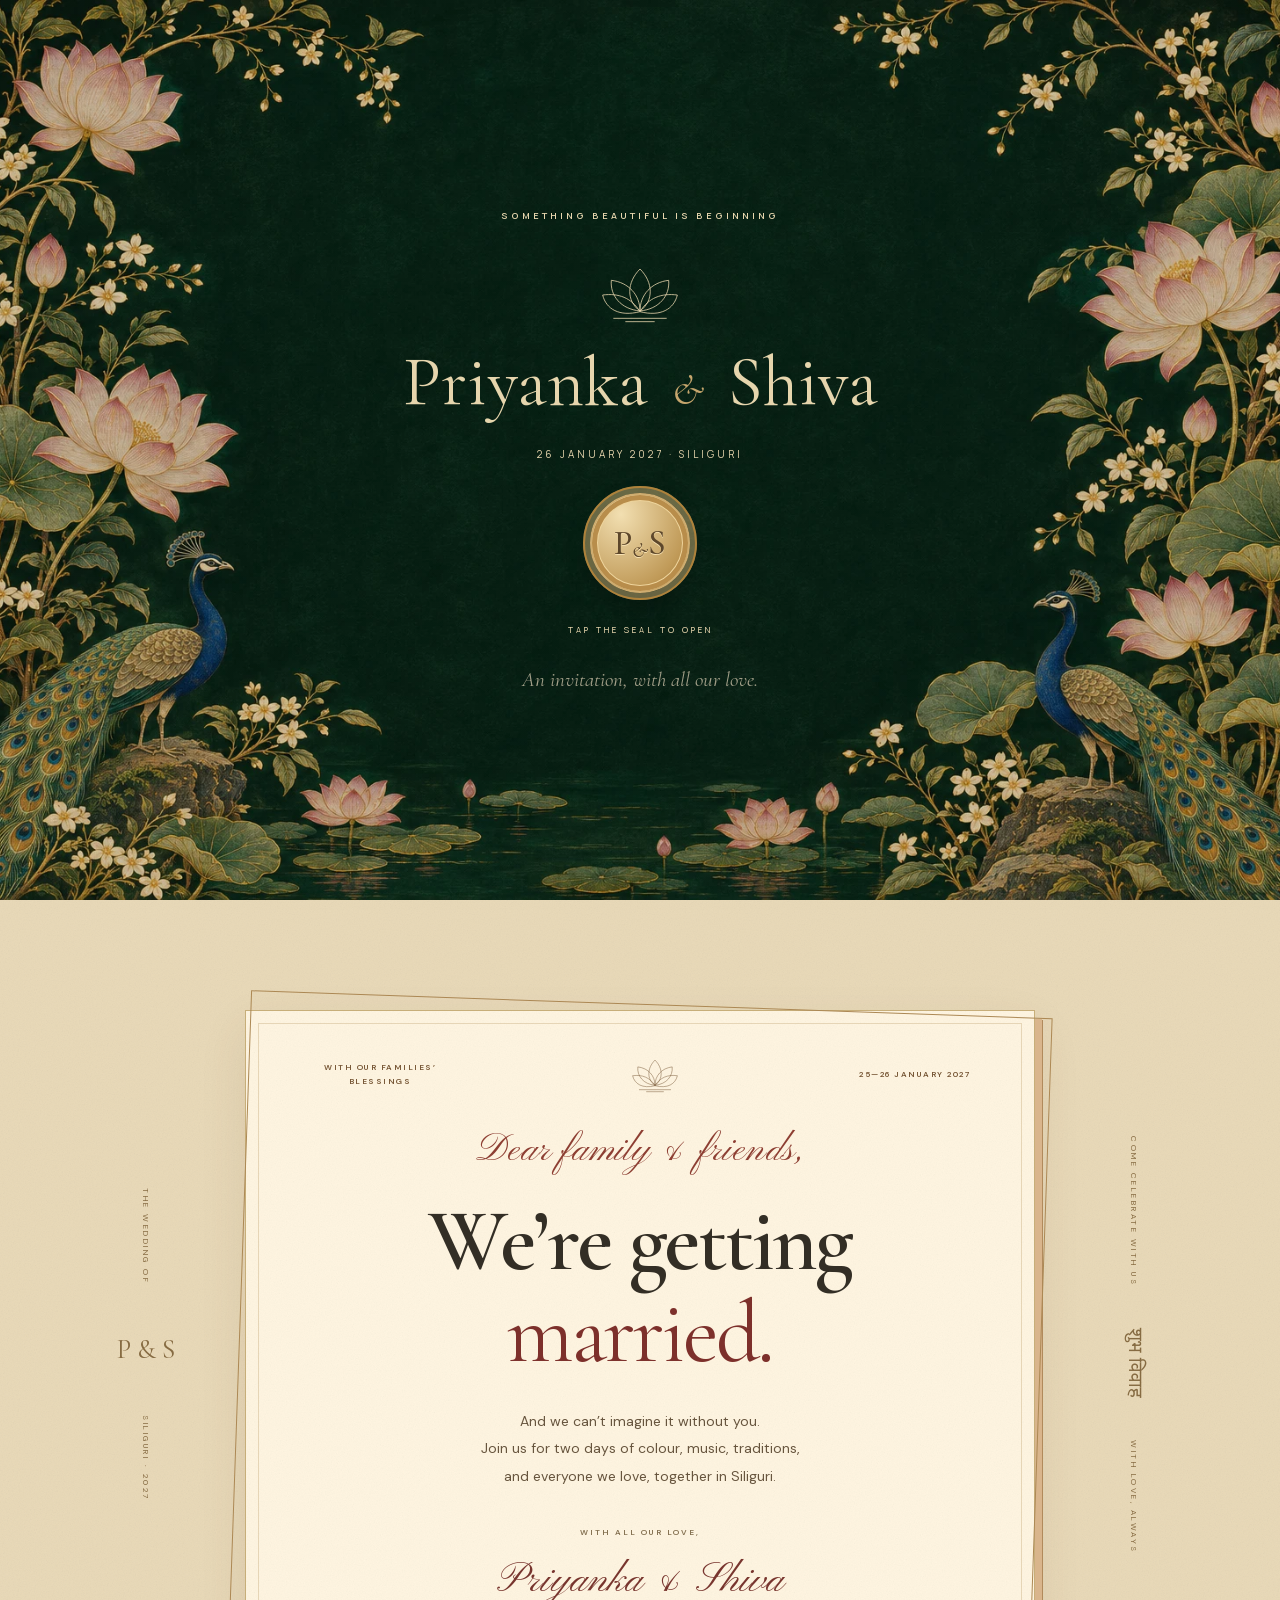
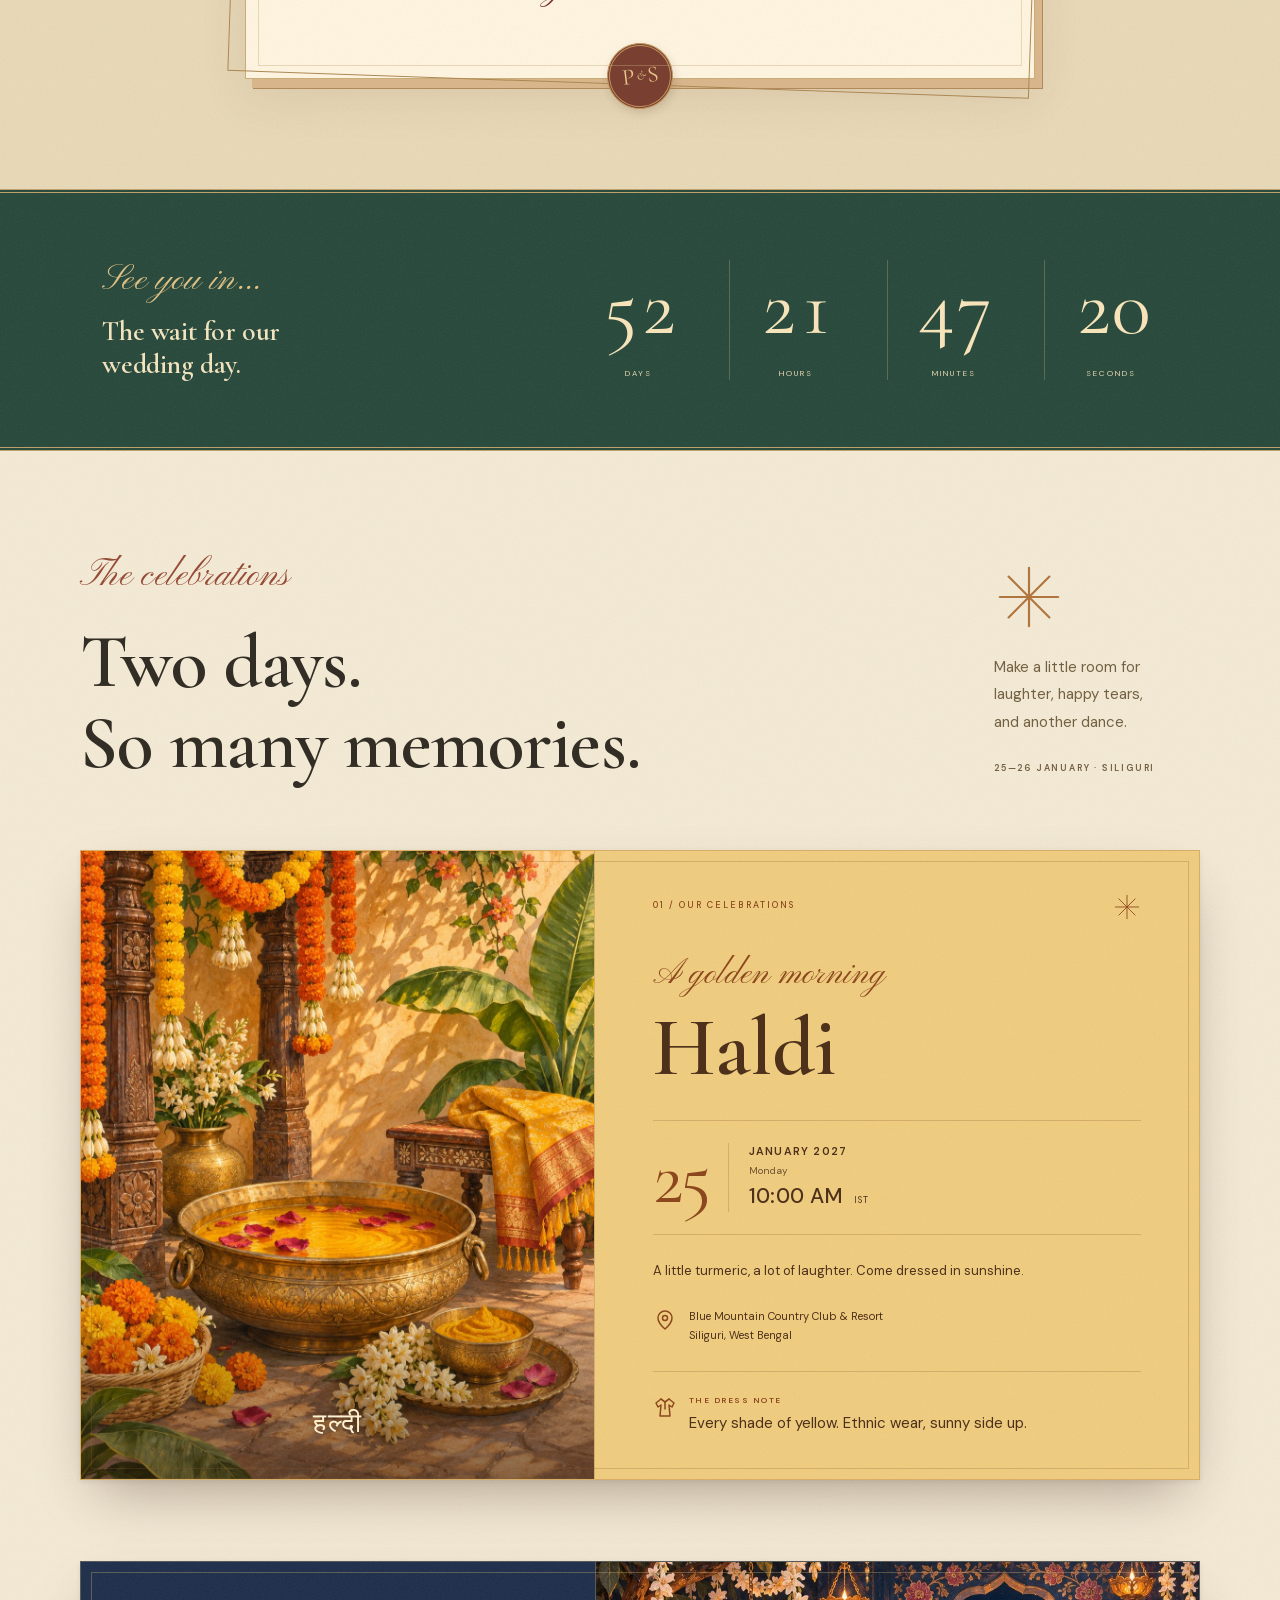
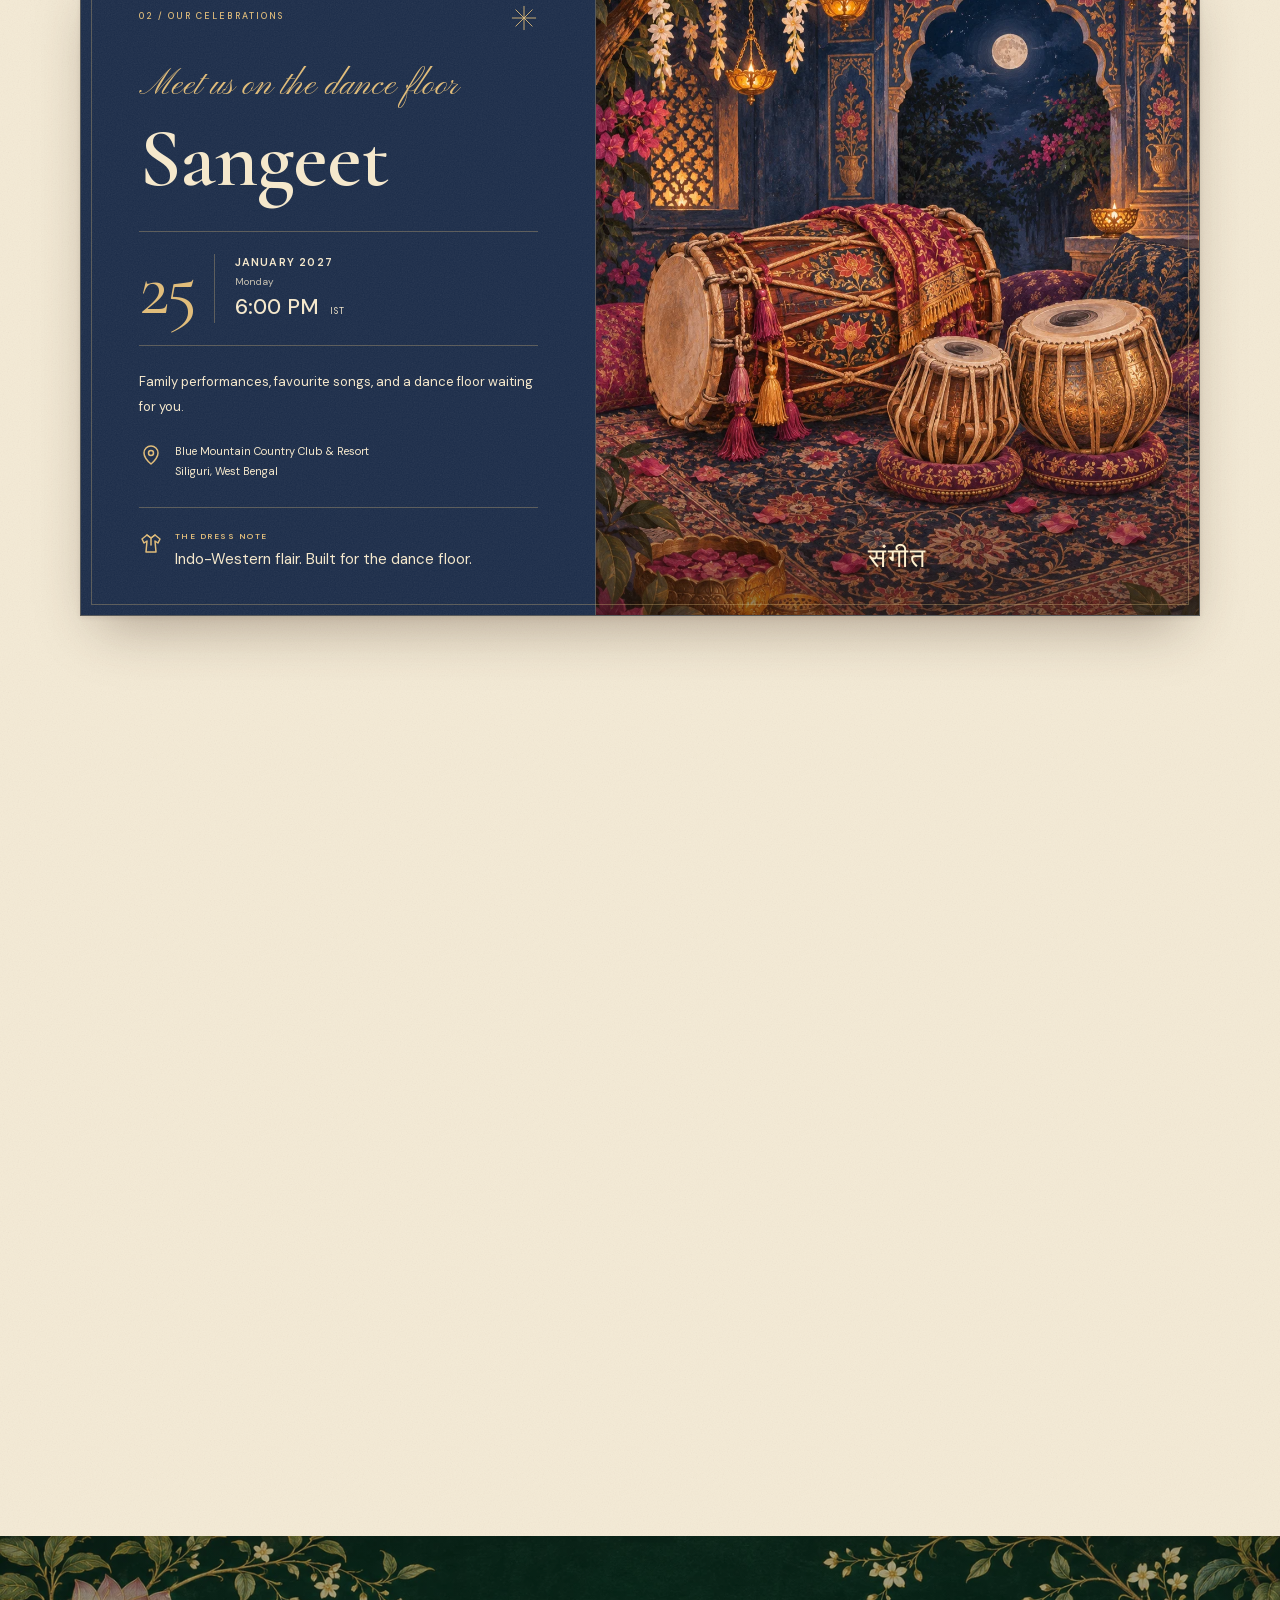
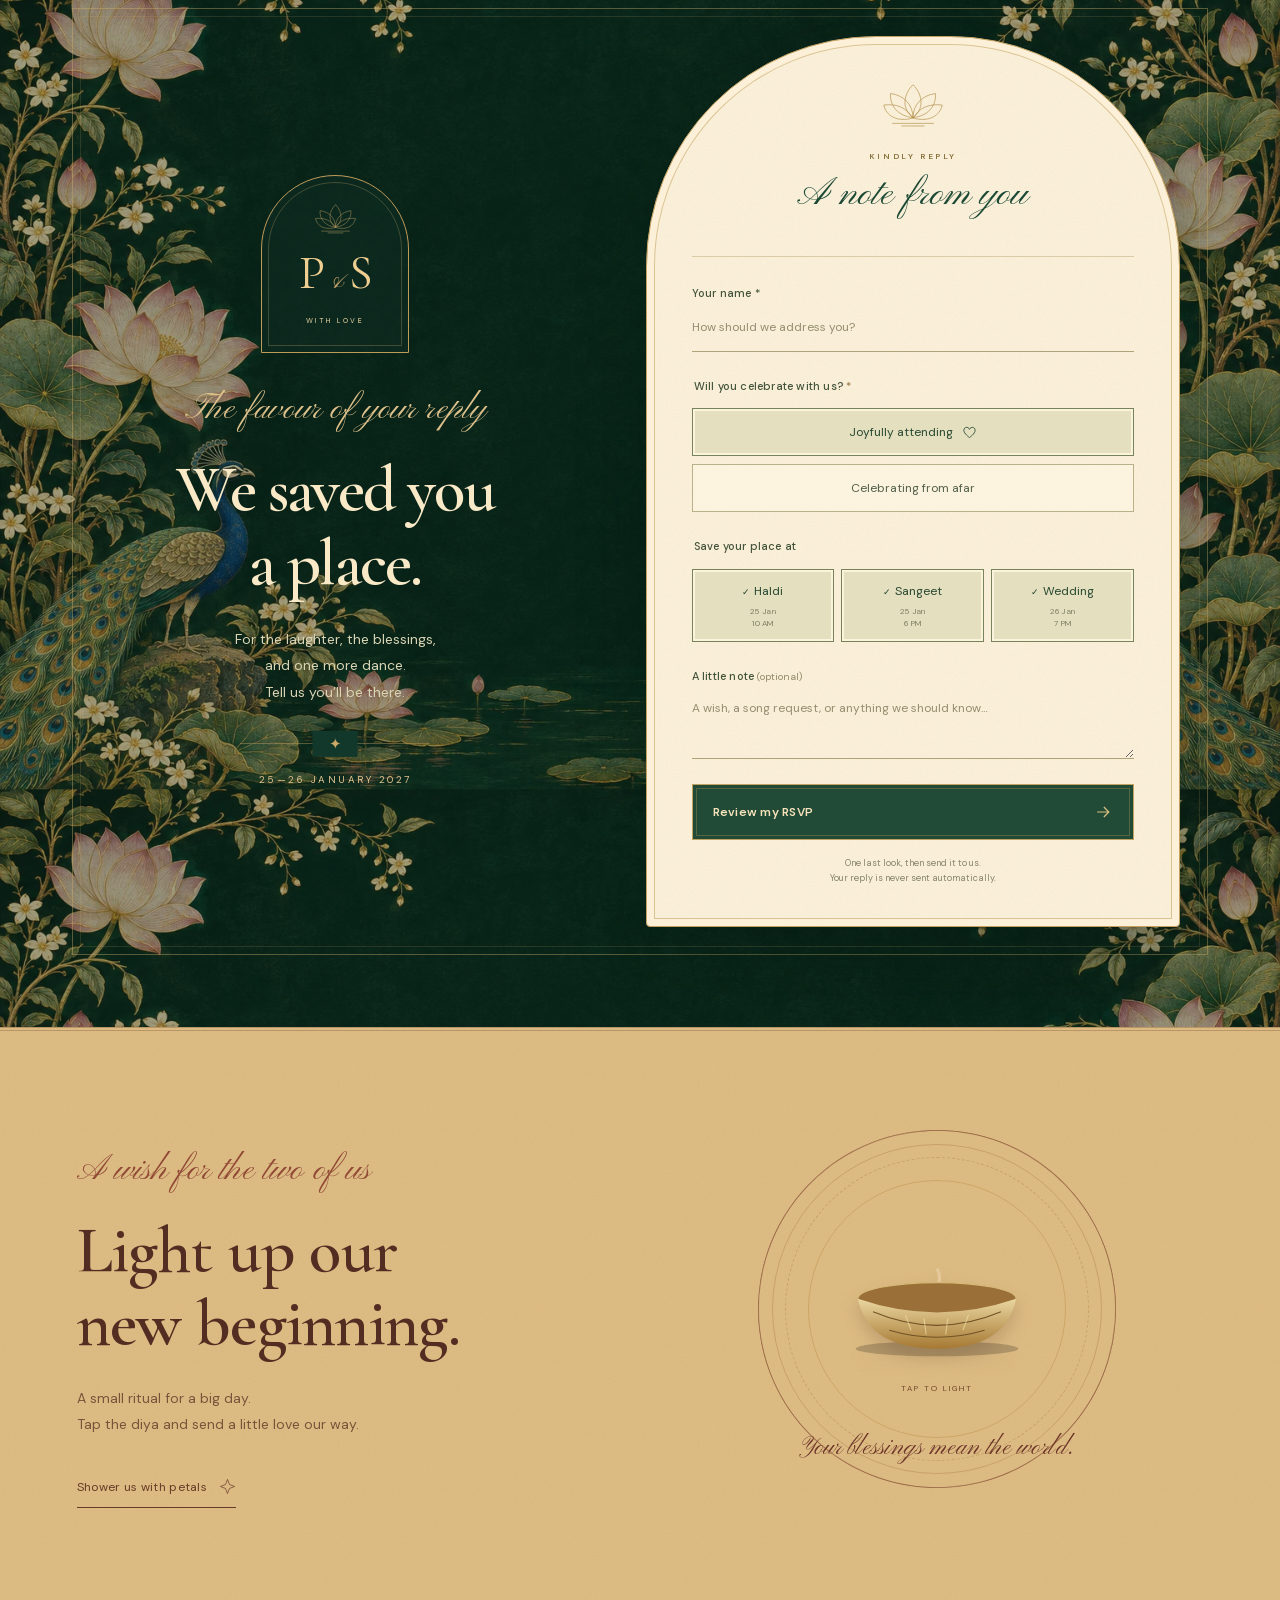
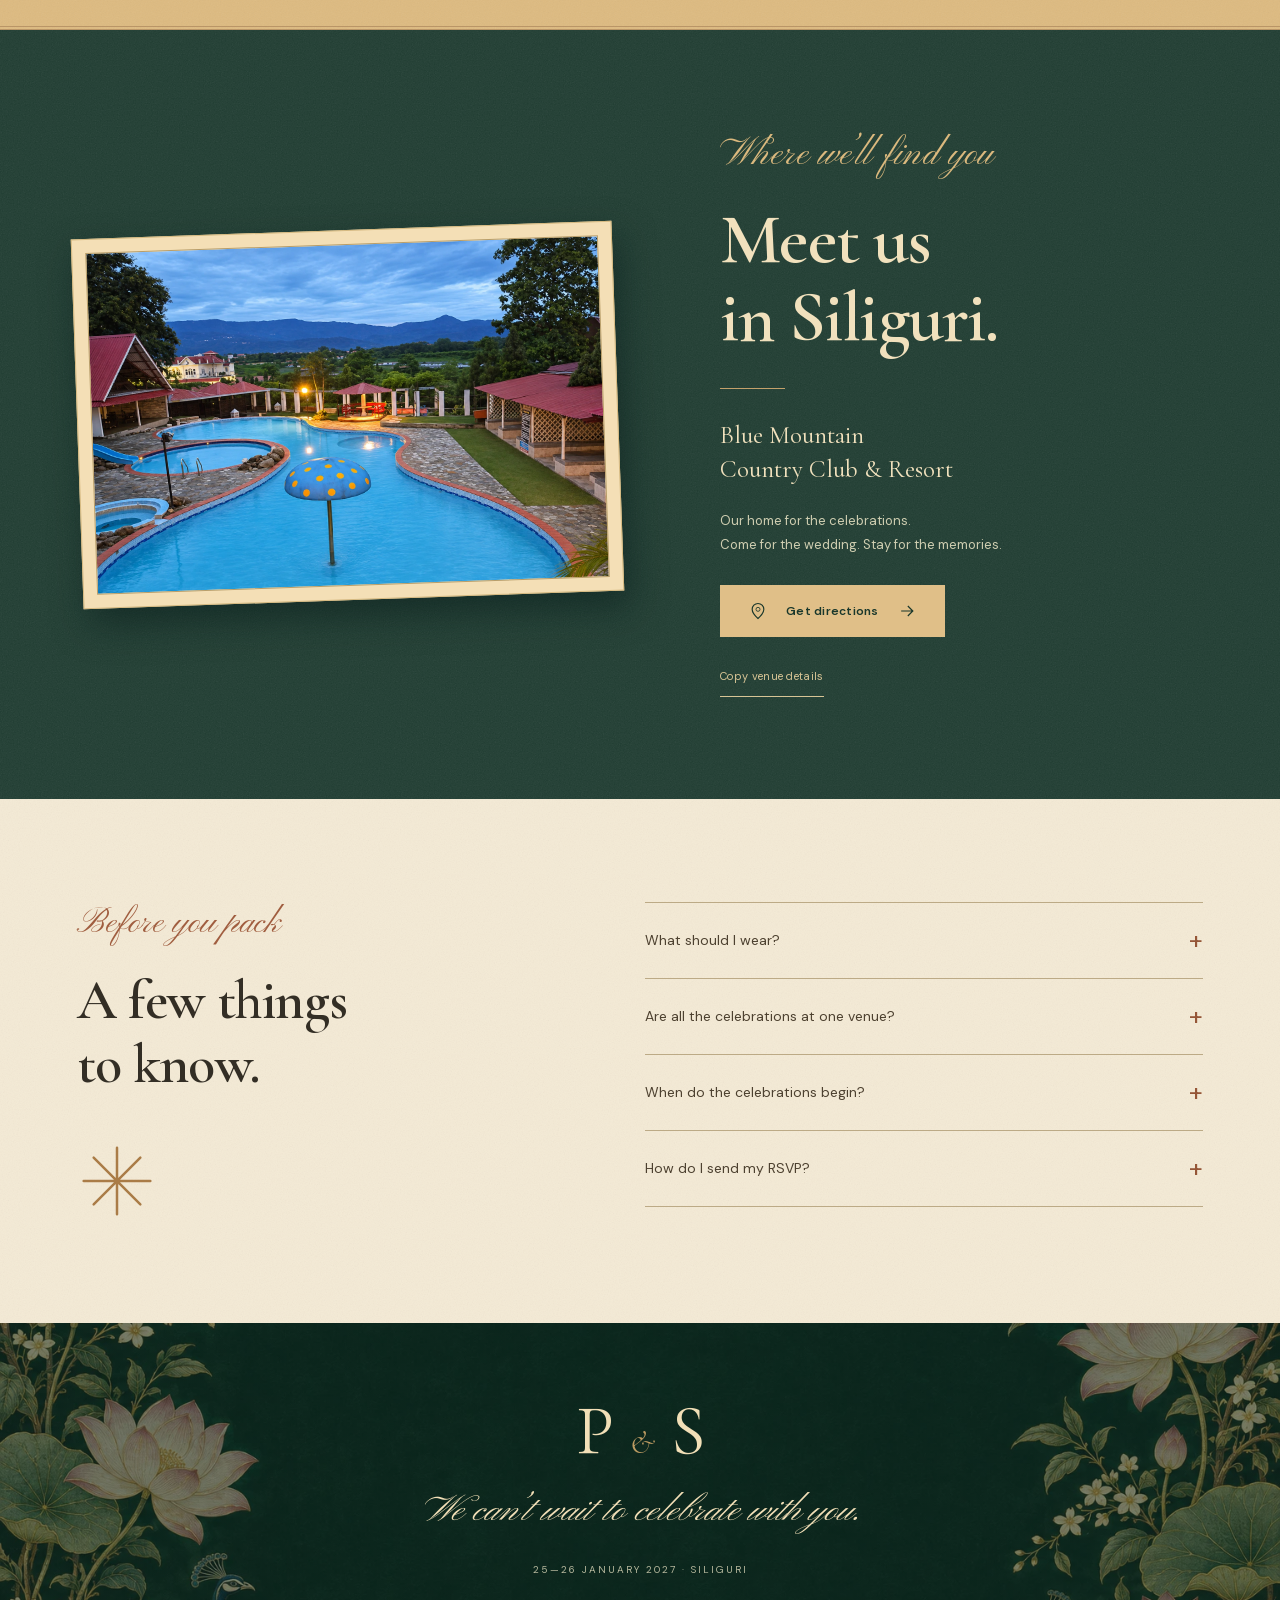
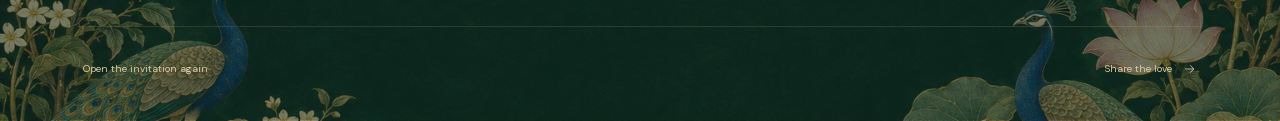
<file: index.html>
<!doctype html>
<html lang="en">
<head>
  <meta charset="UTF-8"><meta name="viewport" content="width=device-width,initial-scale=1,viewport-fit=cover">
  <meta name="theme-color" content="#102e27">
  <title>Priyanka & Shiva · A celebration of forever</title>
  <meta name="description" content="With full hearts, Priyanka & Shiva invite you to celebrate their wedding on 26 January 2027 at Blue Mountain Country Club & Resort, Siliguri.">
  <meta property="og:title" content="Priyanka & Shiva · 26 January 2027"><meta property="og:description" content="A little tradition. A lot of love. Join us in Siliguri for our beginning of forever."><meta property="og:type" content="website">
  <link rel="icon" href="assets/monogram.svg" type="image/svg+xml"><link rel="preload" as="image" href="assets/royal-garden.webp" media="(min-width:701px)"><link rel="preload" as="image" href="assets/royal-garden-mobile.webp" media="(max-width:700px)"><link rel="stylesheet" href="assets/fonts.css"><link rel="stylesheet" href="styles.css?v=14">
  <script>document.documentElement.classList.add('js');</script><script src="app.js" defer></script>
</head>
<body>
<svg class="svg-defs" xmlns="http://www.w3.org/2000/svg" aria-hidden="true"><defs>
  <symbol id="lotus" viewBox="0 0 120 90"><g fill="none" stroke="currentColor" stroke-width="1.2"><path d="M60 72C39 57 40 29 60 9c20 20 21 48 0 63Z"/><path d="M60 72C31 69 15 49 17 26c26 3 43 22 43 46ZM60 72c29-3 45-23 43-46-26 3-43 22-43 46Z"/><path d="M60 73C29 81 9 69 4 48c24-3 43 4 56 25ZM60 73c31 8 51-4 56-25-24-3-43 4-56 25Z"/><path d="M20 83h80M38 88h44"/></g></symbol>
  <symbol id="arrow" viewBox="0 0 24 24"><path d="M5 12h14m-6-6 6 6-6 6" fill="none" stroke="currentColor" stroke-width="1.4"/></symbol>
  <symbol id="pin" viewBox="0 0 24 24"><path d="M19 10c0 5-7 11-7 11S5 15 5 10a7 7 0 1 1 14 0Z" fill="none" stroke="currentColor" stroke-width="1.4"/><circle cx="12" cy="10" r="2.4" fill="none" stroke="currentColor"/></symbol>
  <symbol id="ceremony-pin" viewBox="0 0 24 24"><path d="M19 10c0 5-7 11-7 11S5 15 5 10a7 7 0 1 1 14 0Z"/><circle cx="12" cy="10" r="2.5"/></symbol>
  <symbol id="ceremony-kurta" viewBox="0 0 24 24"><path d="m8 4-5 4 2 4 3-2-1 11h10l-1-11 3 2 2-4-5-4-4 3-4-3Z"/><path d="m8 4 4 3 4-3M12 7v7"/></symbol>
  <symbol id="calendar" viewBox="0 0 24 24"><g fill="none" stroke="currentColor" stroke-width="1.4"><rect x="4" y="5" width="16" height="16" rx="2"/><path d="M4 10h16M8 2v6m8-6v6m-8 7h3m2 0h3m-8 3h3"/></g></symbol>
  <symbol id="spark" viewBox="0 0 24 24"><path d="m12 2 2.8 7.2L22 12l-7.2 2.8L12 22l-2.8-7.2L2 12l7.2-2.8Z" fill="none" stroke="currentColor"/></symbol>
  <symbol id="heart" viewBox="0 0 24 24"><path d="M12 20S3 14 3 8.5C3 3 10 2 12 7c2-5 9-4 9 1.5C21 14 12 20 12 20Z" fill="none" stroke="currentColor" stroke-width="1.4"/></symbol>
</defs></svg>
<a class="skip-link" href="#invitation">Skip to invitation</a>
<div id="entry" class="entry" role="dialog" aria-modal="true" aria-label="Open Priyanka and Shiva’s wedding invitation">
  <div class="entry-door left-door"></div><div class="entry-door right-door"></div><div class="entry-reveal-light" aria-hidden="true"></div>
  <div class="entry-content"><p class="eyebrow">SOMETHING BEAUTIFUL IS BEGINNING</p><svg class="entry-lotus"><use href="#lotus"/></svg><p class="entry-names">Priyanka <i>&</i> Shiva</p><p class="entry-date">26 JANUARY 2027 · SILIGURI</p><button id="open-invite" class="seal" aria-label="Open the invitation"><span>P<span class="seal-amp">&</span>S</span></button><p class="open-label">TAP THE SEAL TO OPEN</p><span class="entry-note">An invitation, with all our love.</span></div>
</div>
<div id="site">
<header class="site-header"><a href="#home" class="monogram" aria-label="Priyanka and Shiva, home">P<span>&</span>S</a><nav class="desktop-nav" aria-label="Main navigation"><a href="#invitation">Our invitation</a><a href="#celebrations">The celebrations</a><a href="#venue">The venue</a></nav><div class="header-actions"><a href="#rsvp" class="header-rsvp">RSVP <svg><use href="#arrow"/></svg></a></div></header>
<main>
<section id="home" class="hero" aria-labelledby="names"><div class="hero-garden" aria-hidden="true"></div><div class="hero-shade"></div><div class="hero-arch" aria-hidden="true"></div><div class="hero-content"><p class="blessing" lang="hi">॥ श्री गणेशाय नमः ॥</p><p class="eyebrow">TOGETHER WITH OUR FAMILIES</p><h1 id="names"><span>Priyanka</span><i>&</i><span>Shiva</span></h1><p class="hero-subtitle">A celebration of love. A beginning of forever.</p><div class="hero-date"><span>JANUARY</span><strong>26</strong><span>2027</span></div><p class="hero-location">SILIGURI, WEST BENGAL</p><div class="hero-music"><button id="sound-toggle" class="sound-button" data-sound-toggle aria-label="Play wedding music" aria-pressed="false"><span class="sound-bars" aria-hidden="true"><i></i><i></i><i></i><i></i></span><span class="sound-label">Play music</span></button></div><a class="button button-gold" href="#celebrations">Discover the celebrations <svg><use href="#arrow"/></svg></a></div><span class="hero-side-note">TWO HEARTS · ONE BEAUTIFUL JOURNEY</span></section>
<div class="editorial">
<section id="invitation" class="invite-letter inner-section">
  <div class="letter-side"><span>THE WEDDING OF</span><b>P & S</b><span>SILIGURI · 2027</span></div>
  <div class="letter-paper reveal">
    <div class="letter-top"><span>WITH OUR FAMILIES’ BLESSINGS</span><svg aria-hidden="true"><use href="#lotus"/></svg><span>25—26 JANUARY 2027</span></div>
    <p class="script-face letter-greeting">Dear family & friends,</p>
    <h2>We’re getting<br><em>married.</em></h2>
    <p class="letter-body">And we can’t imagine it without you.<br>Join us for two days of colour, music, traditions,<br class="desktop-only"> and everyone we love, together in Siliguri.</p>
    <div class="letter-signature"><span>WITH ALL OUR LOVE,</span><p class="script-face">Priyanka & Shiva</p></div>
    <span class="paper-seal" aria-hidden="true">P<span>&</span>S</span>
  </div>
  <div class="letter-side right"><span>COME CELEBRATE WITH US</span><b lang="hi">शुभ विवाह</b><span>WITH LOVE, ALWAYS</span></div>
</section>
<section class="countdown-section">
 <div class="countdown-intro reveal"><p class="script-face">See you in...</p><h2 id="countdown-title">The wait for our<br> wedding day.</h2></div>
 <div class="countdown reveal" role="timer" aria-label="Time until the wedding"><div><strong id="days">--</strong><span>DAYS</span></div><b>:</b><div><strong id="hours">--</strong><span>HOURS</span></div><b>:</b><div><strong id="minutes">--</strong><span>MINUTES</span></div><b>:</b><div><strong id="seconds">--</strong><span>SECONDS</span></div></div>
</section>
<section id="celebrations" class="celebrations inner-section">
 <div class="celebration-heading reveal"><div><p class="script-face">The celebrations</p><h2>Two days.<br>So many memories.</h2></div><div class="celebration-note"><span class="small-star" aria-hidden="true"><svg class="ornament-star" viewBox="0 0 48 48" width="48" height="48" aria-hidden="true" focusable="false"><path d="M24 4v40M4 24h40M10 10l28 28M10 38l28-28" fill="none" stroke="currentColor" stroke-width="1.5" stroke-linecap="round"/></svg></span><p>Make a little room for<br> laughter, happy tears,<br> and another dance.</p><span>25—26 JANUARY · SILIGURI</span></div></div>
 <div class="event-stack"><article id="event-haldi" class="ceremony ceremony--haldi reveal" aria-labelledby="haldi-title">
  <div class="ceremony-image art-scene" data-art-scene="haldi"><img src="assets/haldi-painting.webp" width="1086" height="1448" alt="Hand-painted brass haldi bowl with marigold garlands, turmeric and jasmine in a sunlit courtyard" loading="lazy"><span class="ceremony-image-label" lang="hi">हल्दी</span><canvas class="art-effects" aria-hidden="true"></canvas></div>
  <div class="ceremony-copy">
    <div class="ceremony-topline"><span>01 / OUR CELEBRATIONS</span><span class="ceremony-tiny-flower" aria-hidden="true"><svg class="ornament-star" viewBox="0 0 48 48" width="48" height="48" aria-hidden="true" focusable="false"><path d="M24 4v40M4 24h40M10 10l28 28M10 38l28-28" fill="none" stroke="currentColor" stroke-width="1.5" stroke-linecap="round"/></svg></span></div>
    <p class="script-face ceremony-script">A golden morning</p>
    <h3 id="haldi-title">Haldi</h3>
    <div class="ceremony-when"><span class="ceremony-day" aria-hidden="true">25</span><div><time class="event-date" datetime="2027-01-25" aria-label="25 January 2027">January 2027</time><span>Monday</span><time class="event-time" datetime="2027-01-25T10:00:00+05:30">10:00 AM <small>IST</small></time></div></div>
    <p class="ceremony-description">A little turmeric, a lot of laughter. Come dressed in sunshine.</p>
    <p class="ceremony-place"><svg class="ceremony-icon" viewBox="0 0 24 24" aria-hidden="true" focusable="false"><use href="#ceremony-pin"/></svg><span>Blue Mountain Country Club & Resort<br>Siliguri, West Bengal</span></p>
    <div class="ceremony-dress"><svg class="ceremony-icon dress-icon" viewBox="0 0 24 24" aria-hidden="true" focusable="false"><use href="#ceremony-kurta"/></svg><p><span>THE DRESS NOTE</span>Every shade of yellow. Ethnic wear, sunny side up.</p></div>
    
  </div>
</article>
<article id="event-sangeet" class="ceremony ceremony--sangeet reveal" aria-labelledby="sangeet-title">
  <div class="ceremony-image art-scene" data-art-scene="sangeet"><img src="assets/sangeet-painting.webp" width="1086" height="1448" alt="Hand-painted dhol and tabla on an indigo rug beneath jasmine strings and glowing lamps" loading="lazy"><span class="ceremony-image-label" lang="hi">संगीत</span><canvas class="art-effects" aria-hidden="true"></canvas></div>
  <div class="ceremony-copy">
    <div class="ceremony-topline"><span>02 / OUR CELEBRATIONS</span><span class="ceremony-tiny-flower" aria-hidden="true"><svg class="ornament-star" viewBox="0 0 48 48" width="48" height="48" aria-hidden="true" focusable="false"><path d="M24 4v40M4 24h40M10 10l28 28M10 38l28-28" fill="none" stroke="currentColor" stroke-width="1.5" stroke-linecap="round"/></svg></span></div>
    <p class="script-face ceremony-script">Meet us on the dance floor</p>
    <h3 id="sangeet-title">Sangeet</h3>
    <div class="ceremony-when"><span class="ceremony-day" aria-hidden="true">25</span><div><time class="event-date" datetime="2027-01-25" aria-label="25 January 2027">January 2027</time><span>Monday</span><time class="event-time" datetime="2027-01-25T18:00:00+05:30">6:00 PM <small>IST</small></time></div></div>
    <p class="ceremony-description">Family performances, favourite songs, and a dance floor waiting for you.</p>
    <p class="ceremony-place"><svg class="ceremony-icon" viewBox="0 0 24 24" aria-hidden="true" focusable="false"><use href="#ceremony-pin"/></svg><span>Blue Mountain Country Club & Resort<br>Siliguri, West Bengal</span></p>
    <div class="ceremony-dress"><svg class="ceremony-icon dress-icon" viewBox="0 0 24 24" aria-hidden="true" focusable="false"><use href="#ceremony-kurta"/></svg><p><span>THE DRESS NOTE</span>Indo-Western flair. Built for the dance floor.</p></div>
    
  </div>
</article>
<article id="event-wedding" class="ceremony ceremony--wedding reveal" aria-labelledby="wedding-title">
  <div class="ceremony-image art-scene" data-art-scene="wedding"><img src="assets/wedding-painting.webp" width="1086" height="1448" alt="Hand-painted wedding mandap with jasmine, red roses, carved pillars and a glowing sacred fire" loading="lazy"><span class="ceremony-image-label" lang="hi">शुभ विवाह</span><canvas class="art-effects" aria-hidden="true"></canvas></div>
  <div class="ceremony-copy">
    <div class="ceremony-topline"><span>03 / OUR CELEBRATIONS</span><span class="ceremony-tiny-flower" aria-hidden="true"><svg class="ornament-star" viewBox="0 0 48 48" width="48" height="48" aria-hidden="true" focusable="false"><path d="M24 4v40M4 24h40M10 10l28 28M10 38l28-28" fill="none" stroke="currentColor" stroke-width="1.5" stroke-linecap="round"/></svg></span></div>
    <p class="script-face ceremony-script">With you, we begin</p>
    <h3 id="wedding-title">Wedding</h3>
    <div class="ceremony-when"><span class="ceremony-day" aria-hidden="true">26</span><div><time class="event-date" datetime="2027-01-26" aria-label="26 January 2027">January 2027</time><span>Tuesday</span><time class="event-time" datetime="2027-01-26T19:00:00+05:30">7:00 PM <small>IST</small></time></div></div>
    <p class="ceremony-description">Join us for the vows, the blessings, and our beginning of forever.</p>
    <p class="ceremony-place"><svg class="ceremony-icon" viewBox="0 0 24 24" aria-hidden="true" focusable="false"><use href="#ceremony-pin"/></svg><span>Blue Mountain Country Club & Resort<br>Siliguri, West Bengal</span></p>
    <div class="ceremony-dress"><svg class="ceremony-icon dress-icon" viewBox="0 0 24 24" aria-hidden="true" focusable="false"><use href="#ceremony-kurta"/></svg><p><span>THE DRESS NOTE</span>Indian festive finery. Give the camera a crush.</p></div>
    
  </div>
</article></div>
</section>
<section id="rsvp" class="reply-section inner-section" aria-labelledby="rsvp-title">
 <div class="rsvp-suite">
  <div class="reply-copy reveal">
   <div class="reply-emblem" aria-hidden="true"><svg><use href="#lotus"/></svg><span>P<i>&</i>S</span><b>WITH LOVE</b></div>
   <p class="script-face">The favour of your reply</p>
   <h2 id="rsvp-title" tabindex="-1">We saved you<br>a place.</h2>
   <p>For the laughter, the blessings,<br>and one more dance.<br>Tell us you’ll be there.</p>
   <div class="reply-rule" aria-hidden="true"><span>✦</span></div>
   <span class="reply-date">25—26 JANUARY 2027</span>
  </div>
  <form id="rsvp-form" class="rsvp-form reveal" aria-labelledby="reply-form-title">
<div class="reply-card-head"><svg aria-hidden="true"><use href="#lotus"/></svg><p>KINDLY REPLY</p><h3 id="reply-form-title" tabindex="-1">A note from you</h3></div><label for="guest-name">Your name <span>*</span></label><input id="guest-name" name="name" autocomplete="name" placeholder="How should we address you?" maxlength="80" required><fieldset><legend>Will you celebrate with us? <span>*</span></legend><div class="attendance-options"><label><input type="radio" name="attendance" value="yes" required checked><span>Joyfully attending <svg><use href="#heart"/></svg></span></label><label><input type="radio" name="attendance" value="no"><span>Celebrating from afar</span></label></div></fieldset><div id="attending-fields"><fieldset><legend>Save your place at</legend><div class="event-choices"><label><input type="checkbox" name="events" value="Haldi" checked><span>Haldi<small>25 Jan<br>10 AM</small></span></label><label><input type="checkbox" name="events" value="Sangeet" checked><span>Sangeet<small>25 Jan<br>6 PM</small></span></label><label><input type="checkbox" name="events" value="Wedding" checked><span>Wedding<small>26 Jan<br>7 PM</small></span></label></div></fieldset></div><label for="guest-note">A little note <span class="optional">(optional)</span></label><textarea id="guest-note" name="note" rows="2" maxlength="500" placeholder="A wish, a song request, or anything we should know…"></textarea><button class="button button-dark submit-rsvp" type="submit">Review my RSVP <svg><use href="#arrow"/></svg></button><p class="form-note">One last look, then send it to us.<br>Your reply is never sent automatically.</p></form>
 </div>
</section>
<section id="blessings" class="wish-section inner-section">
 <div class="wish-copy reveal"><p class="script-face">A wish for the two of us</p><h2>Light up our<br>new beginning.</h2><p>A small ritual for a big day.<br>Tap the diya and send a little love our way.</p><button id="petal-button" class="text-button">Shower us with petals <svg aria-hidden="true"><use href="#spark"/></svg></button></div>
 <div class="wish-stage reveal"><div class="diya-halo" aria-hidden="true"><span></span><span></span><span></span></div><button id="diya-button" class="diya-button" aria-label="Light a diya for Priyanka and Shiva" aria-pressed="false"><span class="diya-glow"></span><svg viewBox="0 0 240 200" role="img" aria-label="A traditional diya"><defs><linearGradient id="brass" x1="0" y1="0" x2="0" y2="1"><stop stop-color="#ead6a0"/><stop offset="1" stop-color="#a67933"/></linearGradient><radialGradient id="flame-fill"><stop stop-color="#fffbe2"/><stop offset=".55" stop-color="#ffe7a0"/><stop offset="1" stop-color="#e9a144"/></radialGradient></defs><ellipse cx="120" cy="174" rx="75" ry="7" fill="#000" opacity=".2"/><g class="flame"><path d="M120 113c-38-34 2-55 0-88 30 37 30 63 0 88Z" fill="url(#flame-fill)"/><path d="M120 111c-16-20 1-28 0-46 15 21 14 35 0 46Z" fill="#fffce5"/></g><path d="M119 126q6-18 1-26" fill="none" stroke="#e4c899" stroke-width="3"/><ellipse cx="120" cy="128" rx="73" ry="15" fill="#9a7038" stroke="#d6b977"/><path d="M47 128q9 46 73 46t73-46q-73 25-146 0Z" fill="url(#brass)"/><path d="M61 140q59 25 118 0M76 157q44 13 88 0" stroke="#725326" fill="none"/><path d="m91 143 5 14m12-11 2 15m20-15-2 15m21-18-5 14" stroke="#fff2c0" opacity=".5"/></svg><span class="diya-prompt"><span data-diya-prompt>TAP TO LIGHT</span><span class="diya-copy-reserve" aria-hidden="true">A WISH, A LIGHT, A NEW BEGINNING</span></span></button><p id="blessing-message" class="blessing-message" aria-live="polite"><span data-blessing-copy>Your blessings mean the world.</span><span class="diya-copy-reserve" aria-hidden="true">May their forever be filled with light and love.</span></p></div>
</section>
<section id="venue" class="venue-spread inner-section">
 <div class="venue-art reveal"><div class="venue-photo-mat"><div class="venue-photo"><img src="assets/venue-photo.webp" alt="Pool, red-roofed pavilions and mountain backdrop at Blue Mountain Country Club & Resort, Siliguri" width="1536" height="1024" loading="lazy"></div></div></div>
 <div class="venue-info reveal"><p class="script-face">Where we’ll find you</p><h2>Meet us<br>in Siliguri.</h2><div class="venue-rule" aria-hidden="true"></div><h3 id="venue-name">Blue Mountain<br>Country Club & Resort</h3><p>Our home for the celebrations.<br>Come for the wedding. Stay for the memories.</p><a class="button venue-map" href="https://www.google.com/maps/search/?api=1&query=Blue%20Mountain%20Country%20Club%20%26%20Resort%2C%20Siliguri" target="_blank" rel="noopener noreferrer"><svg aria-hidden="true"><use href="#pin"/></svg> Get directions <svg aria-hidden="true"><use href="#arrow"/></svg></a><button id="copy-venue" class="text-button">Copy venue details</button></div>
</section>


<section id="faq" class="guest-guide inner-section"><div class="reveal"><p class="script-face">Before you pack</p><h2>A few things<br>to know.</h2><span class="guide-flower" aria-hidden="true"><svg class="ornament-star" viewBox="0 0 48 48" width="48" height="48" aria-hidden="true" focusable="false"><path d="M24 4v40M4 24h40M10 10l28 28M10 38l28-28" fill="none" stroke="currentColor" stroke-width="1.5" stroke-linecap="round"/></svg></span></div><div class="faq reveal"><details><summary>What should I wear?<span>+</span></summary><p>For Haldi, choose ethnic wear in any shade of yellow: lemon, marigold, mustard, or your own sunny favourite. For Sangeet, wear Indo-Western with a little sparkle and room to dance. For the wedding, bring your finest Indian festive wear. Sangeet and wedding have no colour code.</p></details><details><summary>Are all the celebrations at one venue?<span>+</span></summary><p>Yes. Haldi, Sangeet, and the wedding will be at Blue Mountain Country Club & Resort, Siliguri. Use “Get directions” above to find the venue.</p></details><details><summary>When do the celebrations begin?<span>+</span></summary><p>Haldi: 25 January 2027 at 10:00 AM. Sangeet: 25 January 2027 at 6:00 PM. Wedding: 26 January 2027 at 7:00 PM. All times are India Standard Time (IST).</p></details><details><summary>How do I send my RSVP?<span>+</span></summary><p>Use the RSVP section above, review your reply, then tap “Send via WhatsApp” to open the couple’s chat. You can also copy your reply or use your favourite messaging app. After reviewing an attending RSVP, you can also save the day or both days to your calendar, based on your chosen celebrations. Your reply is not sent automatically.</p></details></div></section>
<footer><a href="#home" class="footer-monogram">P <i>&</i> S</a><p>We can’t wait to celebrate with you.</p><span>25—26 JANUARY 2027 · SILIGURI</span><div class="footer-bottom"><button id="replay-invite">Open the invitation again</button><button id="share-invite">Share the love <svg><use href="#arrow"/></svg></button></div></footer>
</div>
</main>
<nav class="mobile-nav" aria-label="Quick navigation"><a href="#home" class="active"><svg><use href="#lotus"/></svg><span>Invitation</span></a><a href="#celebrations"><svg><use href="#calendar"/></svg><span>Events</span></a><a href="#venue"><svg><use href="#pin"/></svg><span>Venue</span></a><button id="mobile-sound-toggle" data-sound-toggle class="nav-music" aria-label="Play wedding music" aria-pressed="false"><svg viewBox="0 0 24 24" fill="none" stroke="currentColor" stroke-width="1.4" aria-hidden="true"><path d="M9 18V5l11-2v13M9 8l11-2"/><ellipse cx="6" cy="18" rx="3" ry="2.5"/><ellipse cx="17" cy="16" rx="3" ry="2.5"/></svg><span class="sound-label">Music</span></button><a href="#rsvp"><svg><use href="#heart"/></svg><span>RSVP</span></a></nav>
</div>
<a id="floating-rsvp" class="floating-rsvp" href="#rsvp-form" aria-label="RSVP — reply to Priyanka and Shiva" hidden><span class="floating-rsvp-seal" aria-hidden="true"><svg><use href="#heart"/></svg></span><span>RSVP<small>We saved you a place</small></span><svg aria-hidden="true"><use href="#arrow"/></svg></a>
<audio id="wedding-music" src="assets/solitudes-embrace.mp3" preload="metadata" loop></audio>
<div id="petals" aria-hidden="true"></div><div id="toast" role="status"></div>
<dialog id="rsvp-dialog"><button class="dialog-close" aria-label="Close RSVP preview">×</button><svg class="section-lotus"><use href="#lotus"/></svg><p class="eyebrow">A LITTLE NOTE FOR THE COUPLE</p><h2>Ready to <em>share.</em></h2><p class="preview-explanation">Review your reply, then open the couple’s WhatsApp chat to send it.</p><pre id="rsvp-preview"></pre><div class="dialog-actions"><button id="share-rsvp" class="button button-dark">Share my RSVP <svg><use href="#arrow"/></svg></button><a id="whatsapp-rsvp" class="button button-outline" href="https://wa.me/" target="_blank" rel="noopener noreferrer">Send via WhatsApp</a><button id="copy-rsvp" class="text-button">Copy reply</button></div><p class="form-note">This is a preview. Your RSVP has not been sent.</p>
<section id="rsvp-calendar" class="rsvp-calendar" aria-labelledby="rsvp-calendar-title" hidden>
 <div class="calendar-keepsake" aria-hidden="true"><svg><use href="#calendar"/></svg></div>
 <p class="eyebrow">KEEP THE DATE CLOSE</p>
 <h3 id="rsvp-calendar-title"></h3>
 <p id="rsvp-calendar-events"></p>
 <button id="download-rsvp-calendar" class="button button-outline" type="button" disabled><svg aria-hidden="true"><use href="#calendar"/></svg><span>Add to calendar</span><svg aria-hidden="true"><use href="#arrow"/></svg></button>
 <p class="calendar-note">An all-day reminder, with your ceremony times in the notes.</p>
 <p id="rsvp-calendar-status" class="calendar-status" role="status"></p>
</section></dialog>
<noscript><style>.entry{display:none}.reveal{opacity:1;transform:none}</style><p class="noscript-note">Our wedding is on 26 January 2027 at 7:00 PM IST. Enable JavaScript for the interactive invitation and RSVP.</p></noscript>
</body></html>
</file>
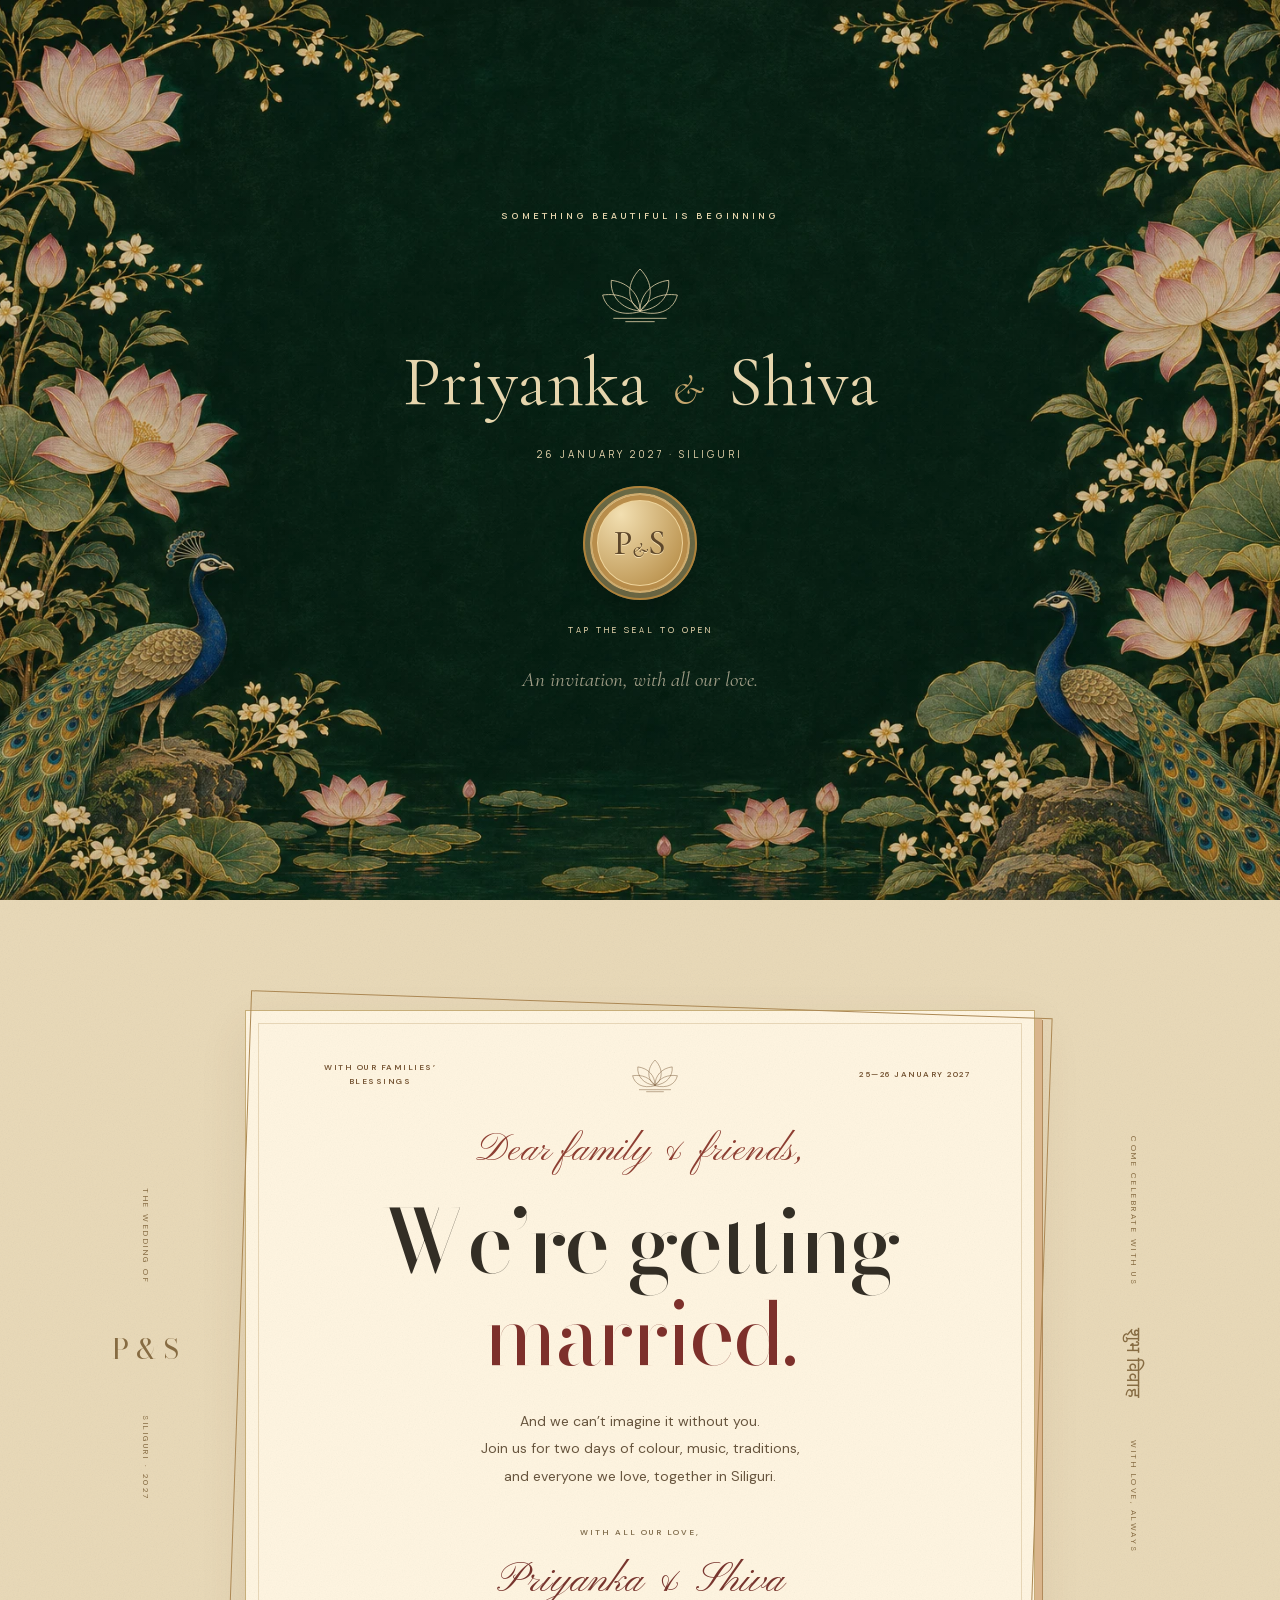
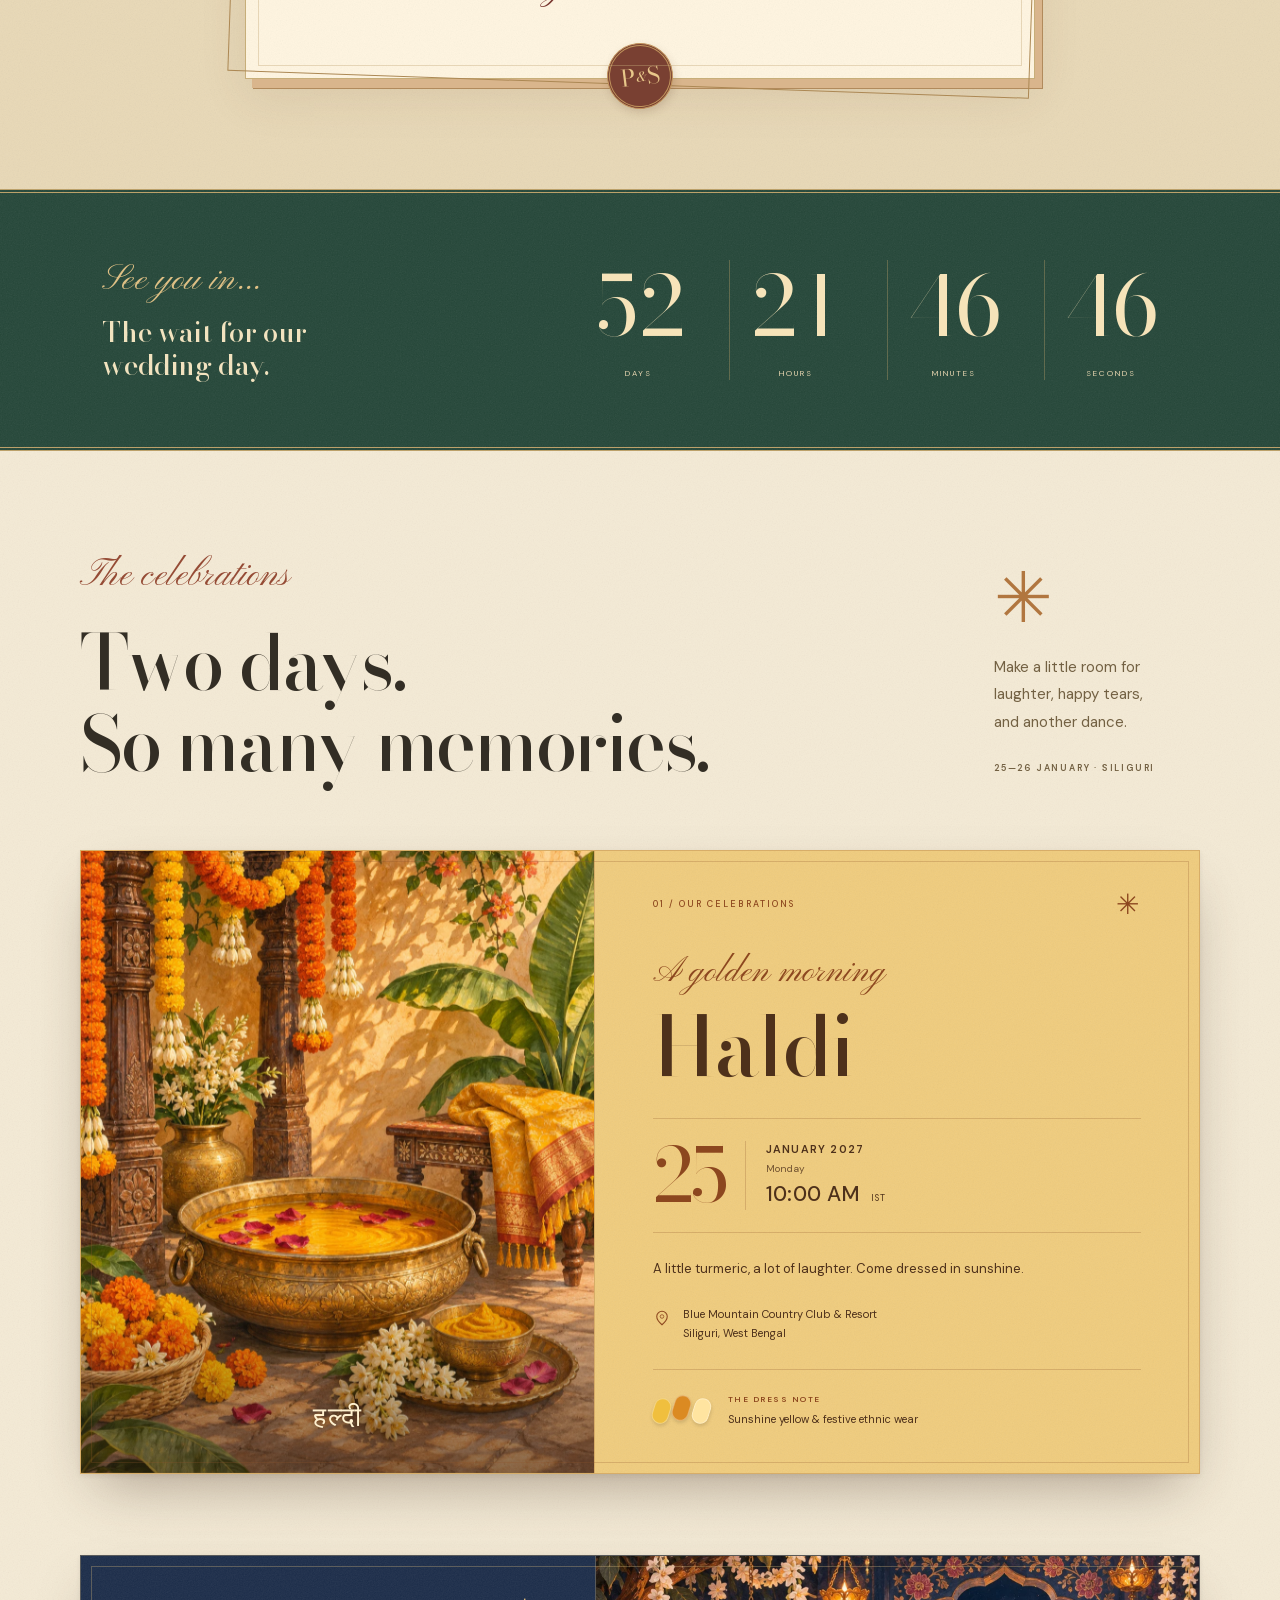
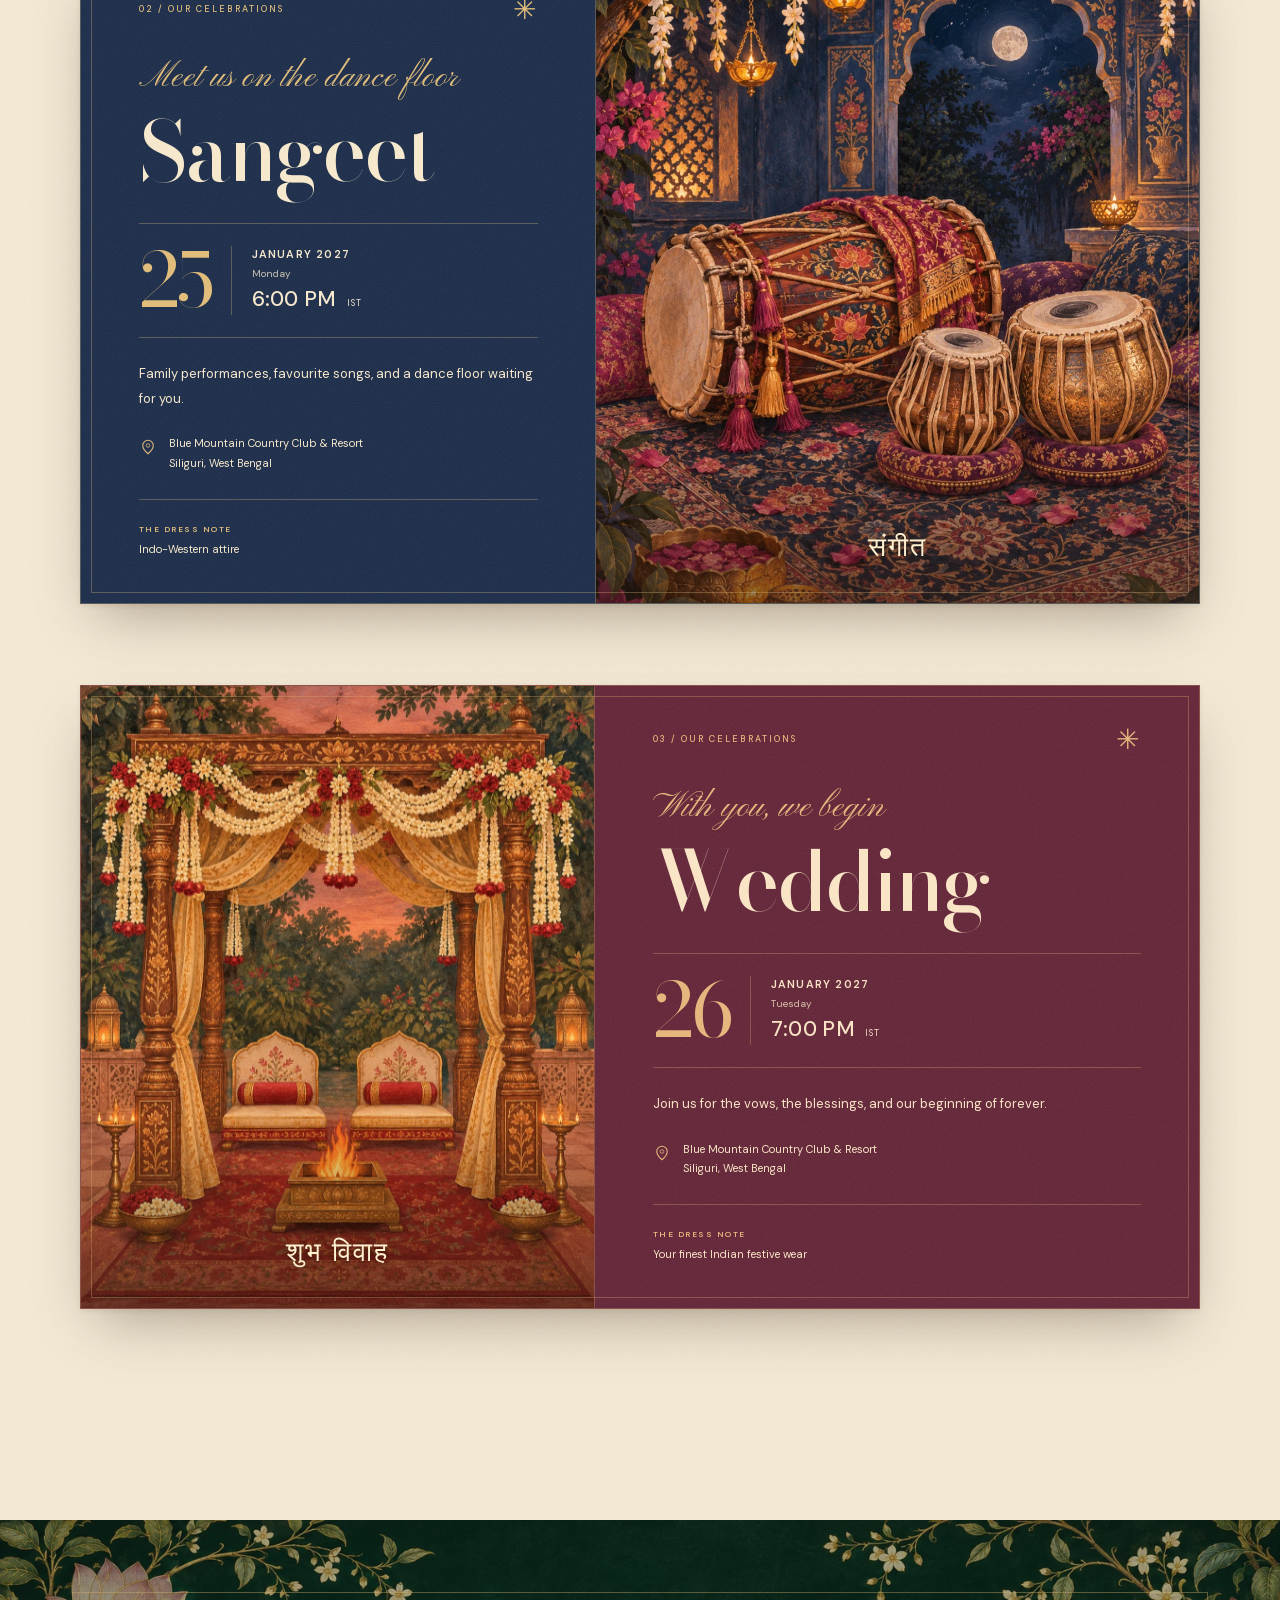
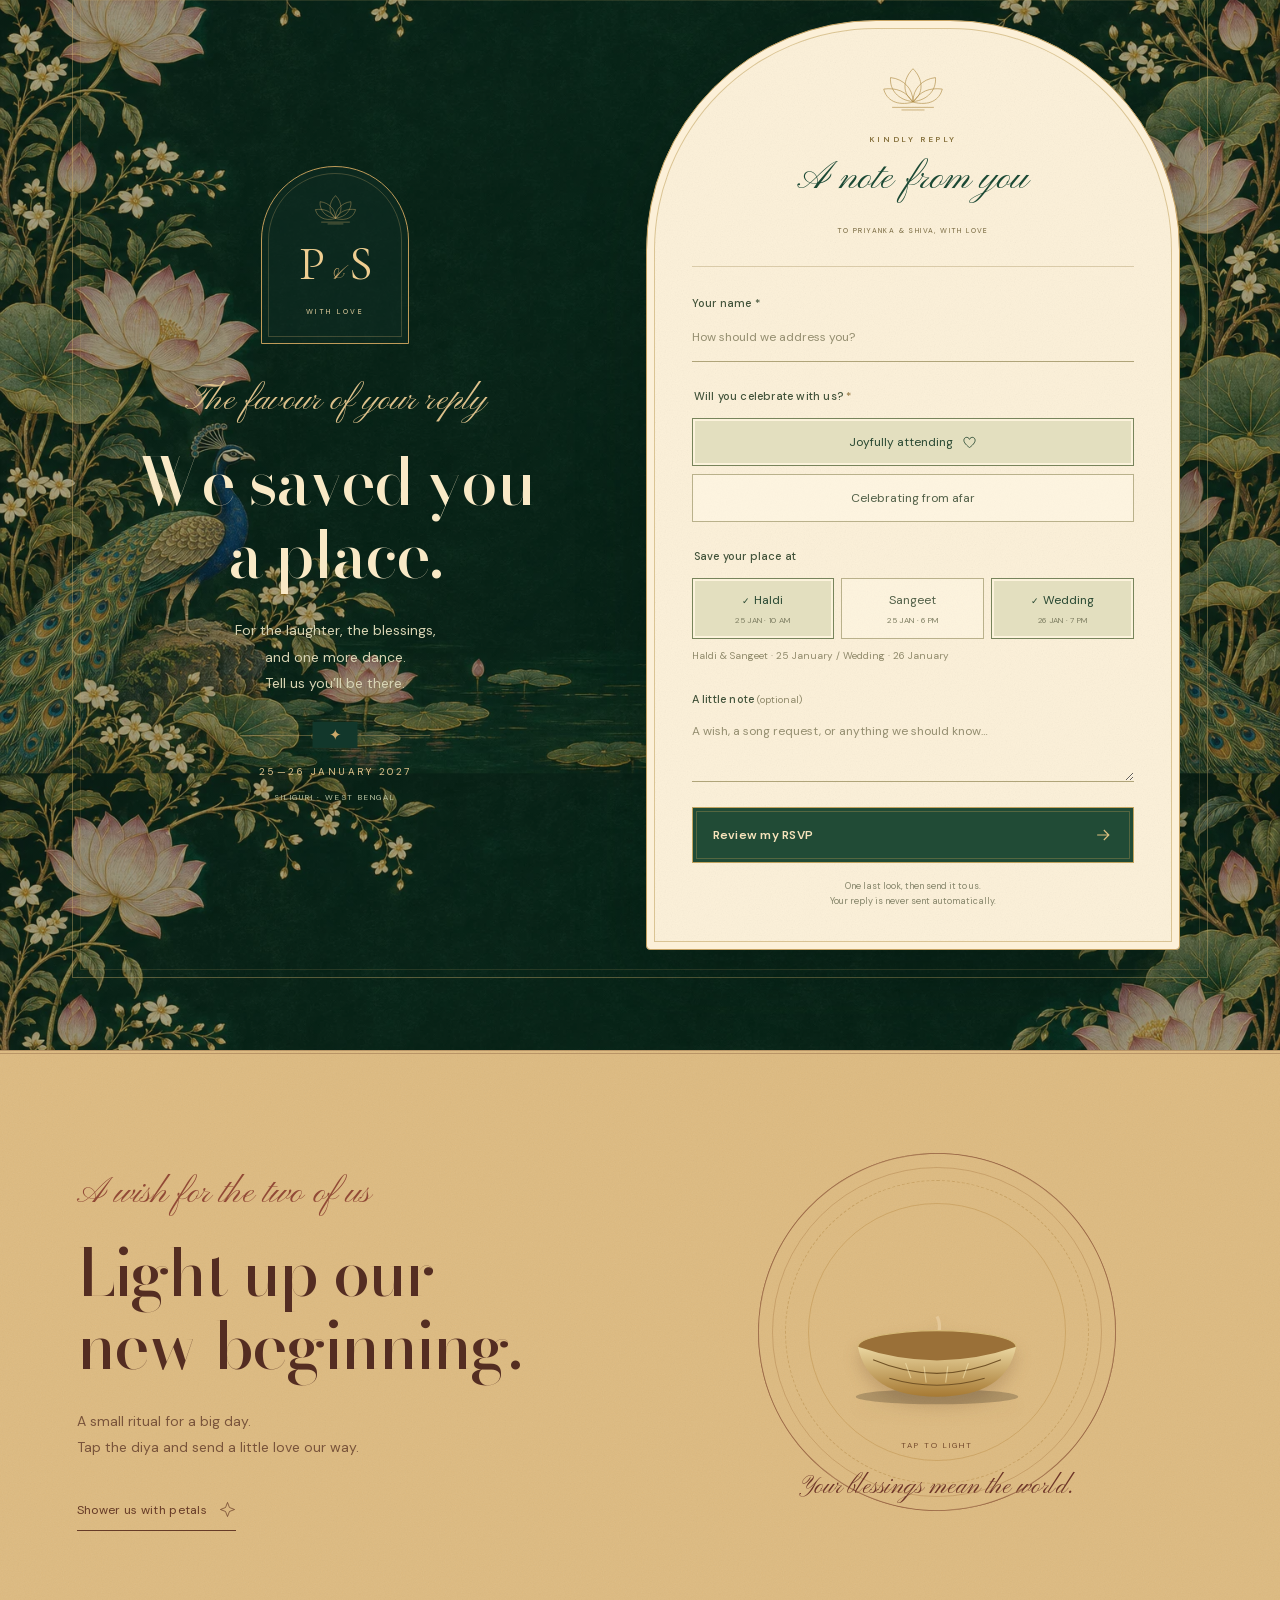
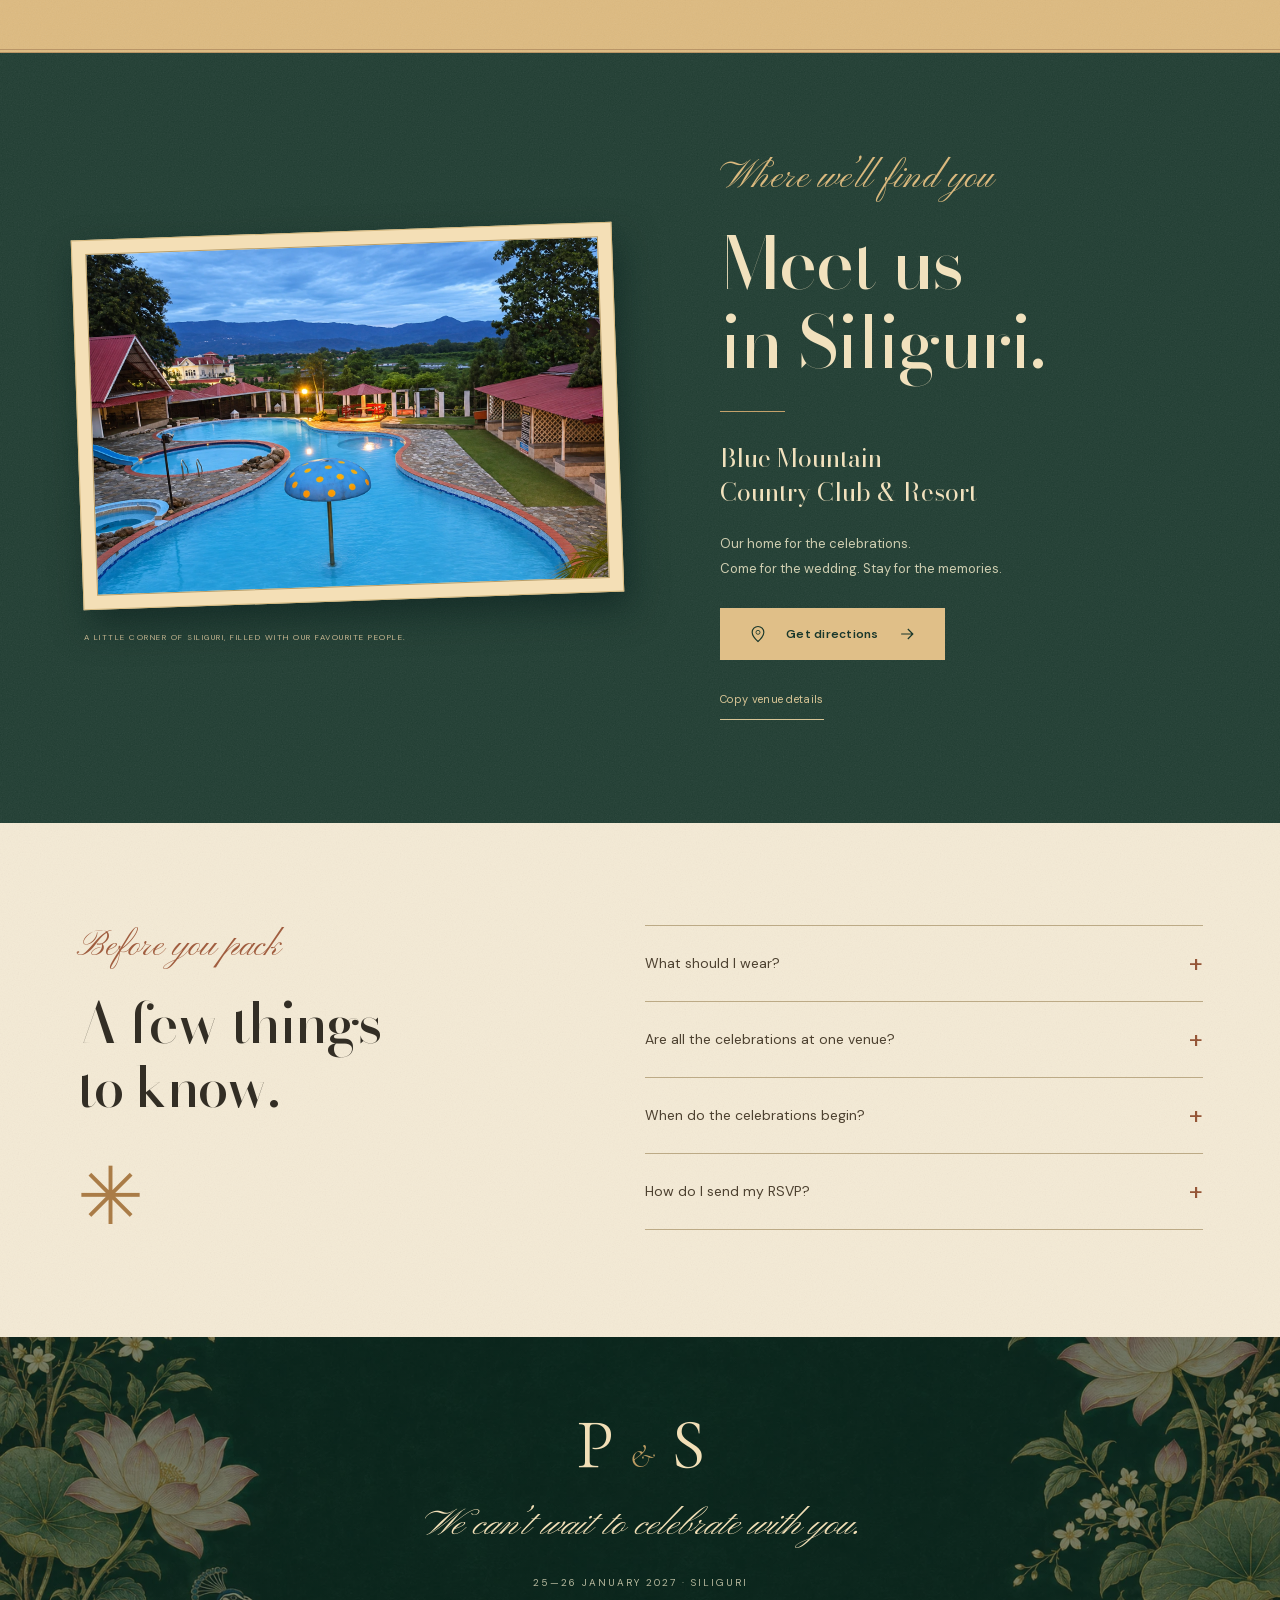
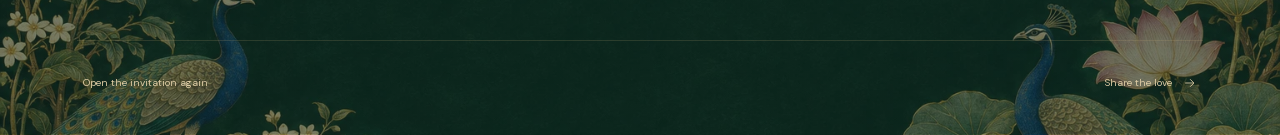
<file: shipri-wedding/index.html>
<!doctype html>
<html lang="en">
<head>
  <meta charset="UTF-8"><meta name="viewport" content="width=device-width,initial-scale=1,viewport-fit=cover">
  <meta name="theme-color" content="#102e27">
  <title>Priyanka & Shiva · A celebration of forever</title>
  <meta name="description" content="With full hearts, Priyanka & Shiva invite you to celebrate their wedding on 26 January 2027 at Blue Mountain Country Club & Resort, Siliguri.">
  <meta property="og:title" content="Priyanka & Shiva · 26 January 2027"><meta property="og:description" content="A little tradition. A lot of love. Join us in Siliguri for our beginning of forever."><meta property="og:type" content="website">
  <link rel="icon" href="assets/monogram.svg" type="image/svg+xml"><link rel="preload" as="image" href="assets/royal-garden.webp" media="(min-width:701px)"><link rel="preload" as="image" href="assets/royal-garden-mobile.webp" media="(max-width:700px)"><link rel="stylesheet" href="assets/fonts.css"><link rel="stylesheet" href="styles.css">
  <script>document.documentElement.classList.add('js');</script><script src="app.js" defer></script>
</head>
<body>
<svg class="svg-defs" xmlns="http://www.w3.org/2000/svg" aria-hidden="true"><defs>
  <symbol id="lotus" viewBox="0 0 120 90"><g fill="none" stroke="currentColor" stroke-width="1.2"><path d="M60 72C39 57 40 29 60 9c20 20 21 48 0 63Z"/><path d="M60 72C31 69 15 49 17 26c26 3 43 22 43 46ZM60 72c29-3 45-23 43-46-26 3-43 22-43 46Z"/><path d="M60 73C29 81 9 69 4 48c24-3 43 4 56 25ZM60 73c31 8 51-4 56-25-24-3-43 4-56 25Z"/><path d="M20 83h80M38 88h44"/></g></symbol>
  <symbol id="arrow" viewBox="0 0 24 24"><path d="M5 12h14m-6-6 6 6-6 6" fill="none" stroke="currentColor" stroke-width="1.4"/></symbol>
  <symbol id="pin" viewBox="0 0 24 24"><path d="M19 10c0 5-7 11-7 11S5 15 5 10a7 7 0 1 1 14 0Z" fill="none" stroke="currentColor" stroke-width="1.4"/><circle cx="12" cy="10" r="2.4" fill="none" stroke="currentColor"/></symbol>
  <symbol id="calendar" viewBox="0 0 24 24"><g fill="none" stroke="currentColor" stroke-width="1.4"><rect x="4" y="5" width="16" height="16" rx="2"/><path d="M4 10h16M8 2v6m8-6v6m-8 7h3m2 0h3m-8 3h3"/></g></symbol>
  <symbol id="spark" viewBox="0 0 24 24"><path d="m12 2 2.8 7.2L22 12l-7.2 2.8L12 22l-2.8-7.2L2 12l7.2-2.8Z" fill="none" stroke="currentColor"/></symbol>
  <symbol id="heart" viewBox="0 0 24 24"><path d="M12 20S3 14 3 8.5C3 3 10 2 12 7c2-5 9-4 9 1.5C21 14 12 20 12 20Z" fill="none" stroke="currentColor" stroke-width="1.4"/></symbol>
</defs></svg>
<a class="skip-link" href="#invitation">Skip to invitation</a>
<div id="entry" class="entry" role="dialog" aria-modal="true" aria-label="Open Priyanka and Shiva’s wedding invitation">
  <div class="entry-door left-door"></div><div class="entry-door right-door"></div><div class="entry-reveal-light" aria-hidden="true"></div>
  <div class="entry-content"><p class="eyebrow">SOMETHING BEAUTIFUL IS BEGINNING</p><svg class="entry-lotus"><use href="#lotus"/></svg><p class="entry-names">Priyanka <i>&</i> Shiva</p><p class="entry-date">26 JANUARY 2027 · SILIGURI</p><button id="open-invite" class="seal" aria-label="Open the invitation"><span>P<span class="seal-amp">&</span>S</span></button><p class="open-label">TAP THE SEAL TO OPEN</p><span class="entry-note">An invitation, with all our love.</span></div>
</div>
<div id="site">
<header class="site-header"><a href="#home" class="monogram" aria-label="Priyanka and Shiva, home">P<span>&</span>S</a><nav class="desktop-nav" aria-label="Main navigation"><a href="#invitation">Our invitation</a><a href="#celebrations">The celebrations</a><a href="#venue">The venue</a></nav><div class="header-actions"><button id="sound-toggle" class="sound-button" aria-label="Turn ambient sound on" aria-pressed="false"><span class="sound-bars"><i></i><i></i><i></i><i></i></span><span class="sound-label">SOUND OFF</span></button><a href="#rsvp" class="header-rsvp">RSVP <svg><use href="#arrow"/></svg></a></div></header>
<main>
<section id="home" class="hero" aria-labelledby="names"><div class="hero-garden"></div><div class="hero-shade"></div><div class="hero-arch" aria-hidden="true"></div><div class="hero-content"><p class="blessing" lang="hi">॥ श्री गणेशाय नमः ॥</p><p class="eyebrow">TOGETHER WITH OUR FAMILIES</p><h1 id="names"><span>Priyanka</span><i>&</i><span>Shiva</span></h1><p class="hero-subtitle">A celebration of love. A beginning of forever.</p><div class="hero-date"><span>JANUARY</span><strong>26</strong><span>2027</span></div><p class="hero-location">SILIGURI, WEST BENGAL</p><a class="button button-gold" href="#celebrations">Discover the celebrations <svg><use href="#arrow"/></svg></a></div><a href="#invitation" class="scroll-cue"><span>UNFOLD OUR INVITATION</span><i></i></a><span class="hero-side-note">TWO HEARTS · ONE BEAUTIFUL JOURNEY</span></section>
<div class="editorial">
<section id="invitation" class="invite-letter inner-section">
  <div class="letter-side"><span>THE WEDDING OF</span><b>P & S</b><span>SILIGURI · 2027</span></div>
  <div class="letter-paper reveal">
    <div class="letter-top"><span>WITH OUR FAMILIES’ BLESSINGS</span><svg aria-hidden="true"><use href="#lotus"/></svg><span>25—26 JANUARY 2027</span></div>
    <p class="script-face letter-greeting">Dear family & friends,</p>
    <h2>We’re getting<br><em>married.</em></h2>
    <p class="letter-body">And we can’t imagine it without you.<br>Join us for two days of colour, music, traditions,<br class="desktop-only"> and everyone we love, together in Siliguri.</p>
    <div class="letter-signature"><span>WITH ALL OUR LOVE,</span><p class="script-face">Priyanka & Shiva</p></div>
    <span class="paper-seal" aria-hidden="true">P<span>&</span>S</span>
  </div>
  <div class="letter-side right"><span>COME CELEBRATE WITH US</span><b lang="hi">शुभ विवाह</b><span>WITH LOVE, ALWAYS</span></div>
</section>
<section class="countdown-section">
 <div class="countdown-intro reveal"><p class="script-face">See you in...</p><h2 id="countdown-title">The wait for our<br>wedding day.</h2></div>
 <div class="countdown reveal" role="timer" aria-label="Time until the wedding"><div><strong id="days">--</strong><span>DAYS</span></div><b>:</b><div><strong id="hours">--</strong><span>HOURS</span></div><b>:</b><div><strong id="minutes">--</strong><span>MINUTES</span></div><b>:</b><div><strong id="seconds">--</strong><span>SECONDS</span></div></div>
</section>
<section id="celebrations" class="celebrations inner-section">
 <div class="celebration-heading reveal"><div><p class="script-face">The celebrations</p><h2>Two days.<br>So many memories.</h2></div><div class="celebration-note"><span class="small-star" aria-hidden="true">✳</span><p>Make a little room for<br> laughter, happy tears,<br> and another dance.</p><span>25—26 JANUARY · SILIGURI</span></div></div>
 <div class="event-stack"><article id="event-haldi" class="ceremony ceremony--haldi reveal" aria-labelledby="haldi-title">
  <div class="ceremony-image art-scene" data-art-scene="haldi"><img src="assets/haldi-painting.webp" width="1086" height="1448" alt="Hand-painted brass haldi bowl with marigold garlands, turmeric and jasmine in a sunlit courtyard" loading="lazy"><span class="ceremony-image-label" lang="hi">हल्दी</span><canvas class="art-effects" aria-hidden="true"></canvas></div>
  <div class="ceremony-copy">
    <div class="ceremony-topline"><span>01 / OUR CELEBRATIONS</span><span class="ceremony-tiny-flower" aria-hidden="true">✳</span></div>
    <p class="script-face ceremony-script">A golden morning</p>
    <h3 id="haldi-title">Haldi</h3>
    <div class="ceremony-when"><span class="ceremony-day" aria-hidden="true">25</span><div><time class="event-date" datetime="2027-01-25" aria-label="25 January 2027">January 2027</time><span>Monday</span><time class="event-time" datetime="2027-01-25T10:00:00+05:30">10:00 AM <small>IST</small></time></div></div>
    <p class="ceremony-description">A little turmeric, a lot of laughter. Come dressed in sunshine.</p>
    <p class="ceremony-place"><svg aria-hidden="true"><use href="#pin"/></svg><span>Blue Mountain Country Club & Resort<br>Siliguri, West Bengal</span></p>
    <div class="ceremony-dress"><div class="colour-swatches" aria-hidden="true"><i style="--swatch:#f0bf3e"></i><i style="--swatch:#db8a22"></i><i style="--swatch:#ffe4a0"></i></div><p><span>THE DRESS NOTE</span>Sunshine yellow & festive ethnic wear</p></div>
    
  </div>
</article>
<article id="event-sangeet" class="ceremony ceremony--sangeet reveal" aria-labelledby="sangeet-title">
  <div class="ceremony-image art-scene" data-art-scene="sangeet"><img src="assets/sangeet-painting.webp" width="1086" height="1448" alt="Hand-painted dhol and tabla on an indigo rug beneath jasmine strings and glowing lamps" loading="lazy"><span class="ceremony-image-label" lang="hi">संगीत</span><canvas class="art-effects" aria-hidden="true"></canvas></div>
  <div class="ceremony-copy">
    <div class="ceremony-topline"><span>02 / OUR CELEBRATIONS</span><span class="ceremony-tiny-flower" aria-hidden="true">✳</span></div>
    <p class="script-face ceremony-script">Meet us on the dance floor</p>
    <h3 id="sangeet-title">Sangeet</h3>
    <div class="ceremony-when"><span class="ceremony-day" aria-hidden="true">25</span><div><time class="event-date" datetime="2027-01-25" aria-label="25 January 2027">January 2027</time><span>Monday</span><time class="event-time" datetime="2027-01-25T18:00:00+05:30">6:00 PM <small>IST</small></time></div></div>
    <p class="ceremony-description">Family performances, favourite songs, and a dance floor waiting for you.</p>
    <p class="ceremony-place"><svg aria-hidden="true"><use href="#pin"/></svg><span>Blue Mountain Country Club & Resort<br>Siliguri, West Bengal</span></p>
    <div class="ceremony-dress"><p><span>THE DRESS NOTE</span>Indo-Western attire</p></div>
    
  </div>
</article>
<article id="event-wedding" class="ceremony ceremony--wedding reveal" aria-labelledby="wedding-title">
  <div class="ceremony-image art-scene" data-art-scene="wedding"><img src="assets/wedding-painting.webp" width="1086" height="1448" alt="Hand-painted wedding mandap with jasmine, red roses, carved pillars and a glowing sacred fire" loading="lazy"><span class="ceremony-image-label" lang="hi">शुभ विवाह</span><canvas class="art-effects" aria-hidden="true"></canvas></div>
  <div class="ceremony-copy">
    <div class="ceremony-topline"><span>03 / OUR CELEBRATIONS</span><span class="ceremony-tiny-flower" aria-hidden="true">✳</span></div>
    <p class="script-face ceremony-script">With you, we begin</p>
    <h3 id="wedding-title">Wedding</h3>
    <div class="ceremony-when"><span class="ceremony-day" aria-hidden="true">26</span><div><time class="event-date" datetime="2027-01-26" aria-label="26 January 2027">January 2027</time><span>Tuesday</span><time class="event-time" datetime="2027-01-26T19:00:00+05:30">7:00 PM <small>IST</small></time></div></div>
    <p class="ceremony-description">Join us for the vows, the blessings, and our beginning of forever.</p>
    <p class="ceremony-place"><svg aria-hidden="true"><use href="#pin"/></svg><span>Blue Mountain Country Club & Resort<br>Siliguri, West Bengal</span></p>
    <div class="ceremony-dress"><p><span>THE DRESS NOTE</span>Your finest Indian festive wear</p></div>
    
  </div>
</article></div>
</section>
<section id="rsvp" class="reply-section inner-section" aria-labelledby="rsvp-title">
 <div class="rsvp-suite">
  <div class="reply-copy reveal">
   <div class="reply-emblem" aria-hidden="true"><svg><use href="#lotus"/></svg><span>P<i>&</i>S</span><b>WITH LOVE</b></div>
   <p class="script-face">The favour of your reply</p>
   <h2 id="rsvp-title" tabindex="-1">We saved you<br>a place.</h2>
   <p>For the laughter, the blessings,<br>and one more dance.<br>Tell us you’ll be there.</p>
   <div class="reply-rule" aria-hidden="true"><span>✦</span></div>
   <span class="reply-date">25—26 JANUARY 2027</span><span class="reply-location">SILIGURI · WEST BENGAL</span>
  </div>
  <form id="rsvp-form" class="rsvp-form reveal" aria-labelledby="reply-form-title">
<div class="reply-card-head"><svg aria-hidden="true"><use href="#lotus"/></svg><p>KINDLY REPLY</p><h3 id="reply-form-title" tabindex="-1">A note from you</h3><span>TO PRIYANKA & SHIVA, WITH LOVE</span></div><label for="guest-name">Your name <span>*</span></label><input id="guest-name" name="name" autocomplete="name" placeholder="How should we address you?" maxlength="80" required><fieldset><legend>Will you celebrate with us? <span>*</span></legend><div class="attendance-options"><label><input type="radio" name="attendance" value="yes" required checked><span>Joyfully attending <svg><use href="#heart"/></svg></span></label><label><input type="radio" name="attendance" value="no"><span>Celebrating from afar</span></label></div></fieldset><div id="attending-fields"><fieldset><legend>Save your place at</legend><div class="event-choices"><label><input type="checkbox" name="events" value="Haldi" checked><span>Haldi<small>25 JAN · 10 AM</small></span></label><label><input type="checkbox" name="events" value="Sangeet"><span>Sangeet<small>25 JAN · 6 PM</small></span></label><label><input type="checkbox" name="events" value="Wedding" checked><span>Wedding<small>26 JAN · 7 PM</small></span></label></div><small>Haldi & Sangeet · 25 January / Wedding · 26 January</small></fieldset></div><label for="guest-note">A little note <span class="optional">(optional)</span></label><textarea id="guest-note" name="note" rows="2" maxlength="500" placeholder="A wish, a song request, or anything we should know…"></textarea><button class="button button-dark submit-rsvp" type="submit">Review my RSVP <svg><use href="#arrow"/></svg></button><p class="form-note">One last look, then send it to us.<br>Your reply is never sent automatically.</p></form>
 </div>
</section>
<section id="blessings" class="wish-section inner-section">
 <div class="wish-copy reveal"><p class="script-face">A wish for the two of us</p><h2>Light up our<br>new beginning.</h2><p>A small ritual for a big day.<br>Tap the diya and send a little love our way.</p><button id="petal-button" class="text-button">Shower us with petals <svg aria-hidden="true"><use href="#spark"/></svg></button></div>
 <div class="wish-stage reveal"><div class="diya-halo" aria-hidden="true"><span></span><span></span><span></span></div><button id="diya-button" class="diya-button" aria-label="Light a diya for Priyanka and Shiva" aria-pressed="false"><span class="diya-glow"></span><svg viewBox="0 0 240 200" role="img" aria-label="A traditional diya"><defs><linearGradient id="brass" x1="0" y1="0" x2="0" y2="1"><stop stop-color="#ead6a0"/><stop offset="1" stop-color="#a67933"/></linearGradient><radialGradient id="flame-fill"><stop stop-color="#fffbe2"/><stop offset=".55" stop-color="#ffe7a0"/><stop offset="1" stop-color="#e9a144"/></radialGradient></defs><ellipse cx="120" cy="174" rx="75" ry="7" fill="#000" opacity=".2"/><g class="flame"><path d="M120 113c-38-34 2-55 0-88 30 37 30 63 0 88Z" fill="url(#flame-fill)"/><path d="M120 111c-16-20 1-28 0-46 15 21 14 35 0 46Z" fill="#fffce5"/></g><path d="M119 126q6-18 1-26" fill="none" stroke="#e4c899" stroke-width="3"/><ellipse cx="120" cy="128" rx="73" ry="15" fill="#9a7038" stroke="#d6b977"/><path d="M47 128q9 46 73 46t73-46q-73 25-146 0Z" fill="url(#brass)"/><path d="M61 140q59 25 118 0M76 157q44 13 88 0" stroke="#725326" fill="none"/><path d="m91 143 5 14m12-11 2 15m20-15-2 15m21-18-5 14" stroke="#fff2c0" opacity=".5"/></svg><span class="diya-prompt">TAP TO LIGHT</span></button><p id="blessing-message" class="blessing-message" aria-live="polite">Your blessings mean the world.</p></div>
</section>
<section id="venue" class="venue-spread inner-section">
 <div class="venue-art reveal"><div class="venue-photo-mat"><div class="venue-photo"><img src="assets/venue-photo.webp" alt="Pool, red-roofed pavilions and mountain backdrop at Blue Mountain Country Club & Resort, Siliguri" width="1536" height="1024" loading="lazy"></div></div><span class="venue-caption">A LITTLE CORNER OF SILIGURI, FILLED WITH OUR FAVOURITE PEOPLE.</span></div>
 <div class="venue-info reveal"><p class="script-face">Where we’ll find you</p><h2>Meet us<br>in Siliguri.</h2><div class="venue-rule" aria-hidden="true"></div><h3 id="venue-name">Blue Mountain<br>Country Club & Resort</h3><p>Our home for the celebrations.<br>Come for the wedding. Stay for the memories.</p><a class="button venue-map" href="https://www.google.com/maps/search/?api=1&query=Blue%20Mountain%20Country%20Club%20%26%20Resort%2C%20Siliguri" target="_blank" rel="noopener noreferrer"><svg aria-hidden="true"><use href="#pin"/></svg> Get directions <svg aria-hidden="true"><use href="#arrow"/></svg></a><button id="copy-venue" class="text-button">Copy venue details</button></div>
</section>


<section id="faq" class="guest-guide inner-section"><div class="reveal"><p class="script-face">Before you pack</p><h2>A few things<br>to know.</h2><span class="guide-flower" aria-hidden="true">✳</span></div><div class="faq reveal"><details><summary>What should I wear?<span>+</span></summary><p>For Haldi, bring your brightest yellow ethnic outfit. For Sangeet, wear Indo-Western attire. For the wedding, dress in your royal best—your favourite festive outfit and finest look.</p></details><details><summary>Are all the celebrations at one venue?<span>+</span></summary><p>Yes. Haldi, Sangeet, and the wedding will be at Blue Mountain Country Club & Resort, Siliguri. Use “Get directions” above to find the venue.</p></details><details><summary>When do the celebrations begin?<span>+</span></summary><p>Haldi: 25 January 2027 at 10:00 AM. Sangeet: 25 January 2027 at 6:00 PM. Wedding: 26 January 2027 at 7:00 PM. All times are India Standard Time (IST).</p></details><details><summary>How do I send my RSVP?<span>+</span></summary><p>Use the RSVP section above, review your reply, then tap “Send via WhatsApp” to open the couple’s chat. You can also copy your reply or use your favourite messaging app. After reviewing an attending RSVP, you can also save the day or both days to your calendar, based on your chosen celebrations. Your reply is not sent automatically.</p></details></div></section>
<footer><a href="#home" class="footer-monogram">P <i>&</i> S</a><p>We can’t wait to celebrate with you.</p><span>25—26 JANUARY 2027 · SILIGURI</span><div class="footer-bottom"><button id="replay-invite">Open the invitation again</button><button id="share-invite">Share the love <svg><use href="#arrow"/></svg></button></div></footer>
</div>
</main>
<nav class="mobile-nav" aria-label="Quick navigation"><a href="#home" class="active"><svg><use href="#lotus"/></svg><span>Invitation</span></a><a href="#celebrations"><svg><use href="#calendar"/></svg><span>Events</span></a><a href="#venue"><svg><use href="#pin"/></svg><span>Venue</span></a><a href="#rsvp"><svg><use href="#heart"/></svg><span>RSVP</span></a></nav>
</div>
<a id="floating-rsvp" class="floating-rsvp" href="#rsvp-form" aria-label="RSVP — reply to Priyanka and Shiva" hidden><span class="floating-rsvp-seal" aria-hidden="true"><svg><use href="#heart"/></svg></span><span>RSVP<small>We saved you a place</small></span><svg aria-hidden="true"><use href="#arrow"/></svg></a>
<div id="petals" aria-hidden="true"></div><div id="toast" role="status"></div>
<dialog id="rsvp-dialog"><button class="dialog-close" aria-label="Close RSVP preview">×</button><svg class="section-lotus"><use href="#lotus"/></svg><p class="eyebrow">A LITTLE NOTE FOR THE COUPLE</p><h2>Ready to <em>share.</em></h2><p class="preview-explanation">Review your reply, then open the couple’s WhatsApp chat to send it.</p><pre id="rsvp-preview"></pre><div class="dialog-actions"><button id="share-rsvp" class="button button-dark">Share my RSVP <svg><use href="#arrow"/></svg></button><a id="whatsapp-rsvp" class="button button-outline" href="https://wa.me/" target="_blank" rel="noopener noreferrer">Send via WhatsApp</a><button id="copy-rsvp" class="text-button">Copy reply</button></div><p class="form-note">This is a preview. Your RSVP has not been sent.</p>
<section id="rsvp-calendar" class="rsvp-calendar" aria-labelledby="rsvp-calendar-title" hidden>
 <div class="calendar-keepsake" aria-hidden="true"><svg><use href="#calendar"/></svg></div>
 <p class="eyebrow">KEEP THE DATE CLOSE</p>
 <h3 id="rsvp-calendar-title"></h3>
 <p id="rsvp-calendar-events"></p>
 <button id="download-rsvp-calendar" class="button button-outline" type="button" disabled><svg aria-hidden="true"><use href="#calendar"/></svg><span>Add to calendar</span><svg aria-hidden="true"><use href="#arrow"/></svg></button>
 <p class="calendar-note">An all-day reminder, with your ceremony times in the notes.</p>
 <p id="rsvp-calendar-status" class="calendar-status" role="status"></p>
</section></dialog>
<noscript><style>.entry{display:none}.reveal{opacity:1;transform:none}</style><p class="noscript-note">Our wedding is on 26 January 2027 at 7:00 PM IST. Enable JavaScript for the interactive invitation and RSVP.</p></noscript>
</body></html>
</file>
<file: assets/fonts.css>
@font-face {
  font-family: 'Cormorant Garamond';
  font-style: italic;
  font-weight: 400 500;
  font-display: swap;
  src: url(./cormorant-italic.woff2) format('woff2');
  unicode-range: U+0000-00FF, U+0131, U+0152-0153, U+02BB-02BC, U+02C6, U+02DA, U+02DC, U+0304, U+0308, U+0329, U+2000-206F, U+20AC, U+2122, U+2191, U+2193, U+2212, U+2215, U+FEFF, U+FFFD;
}
@font-face {
  font-family: 'Cormorant Garamond';
  font-style: normal;
  font-weight: 400 600;
  font-display: swap;
  src: url(./cormorant-regular.woff2) format('woff2');
  unicode-range: U+0000-00FF, U+0131, U+0152-0153, U+02BB-02BC, U+02C6, U+02DA, U+02DC, U+0304, U+0308, U+0329, U+2000-206F, U+20AC, U+2122, U+2191, U+2193, U+2212, U+2215, U+FEFF, U+FFFD;
}
@font-face {
  font-family: 'Manrope';
  font-style: normal;
  font-weight: 400 700;
  font-display: swap;
  src: url(./manrope.woff2) format('woff2');
  unicode-range: U+0000-00FF, U+0131, U+0152-0153, U+02BB-02BC, U+02C6, U+02DA, U+02DC, U+0304, U+0308, U+0329, U+2000-206F, U+20AC, U+2122, U+2191, U+2193, U+2212, U+2215, U+FEFF, U+FFFD;
}

@font-face {
  font-family: 'Bodoni Moda';
  font-style: normal;
  font-weight: 400 600;
  font-display: swap;
  src: url(./bodoni-moda.woff2) format('woff2');
  unicode-range: U+0000-00FF, U+0131, U+0152-0153, U+02BB-02BC, U+02C6, U+02DA, U+02DC, U+0304, U+0308, U+0329, U+2000-206F, U+20AC, U+2122, U+2191, U+2193, U+2212, U+2215, U+FEFF, U+FFFD;
}
@font-face {
  font-family: 'DM Sans';
  font-style: normal;
  font-weight: 400 700;
  font-display: swap;
  src: url(./dm-sans.woff2) format('woff2');
  unicode-range: U+0000-00FF, U+0131, U+0152-0153, U+02BB-02BC, U+02C6, U+02DA, U+02DC, U+0304, U+0308, U+0329, U+2000-206F, U+20AC, U+2122, U+2191, U+2193, U+2212, U+2215, U+FEFF, U+FFFD;
}
@font-face {
  font-family: 'Pinyon Script';
  font-style: normal;
  font-weight: 400;
  font-display: swap;
  src: url(./pinyon-script.woff2) format('woff2');
  unicode-range: U+0000-00FF, U+0131, U+0152-0153, U+02BB-02BC, U+02C6, U+02DA, U+02DC, U+0304, U+0308, U+0329, U+2000-206F, U+20AC, U+2122, U+2191, U+2193, U+2212, U+2215, U+FEFF, U+FFFD;
}
</file>
<file: styles.css>
:root{--green:#102e27;--green-deep:#0b241e;--ivory:#f7f3e9;--gold:#c6a66d;--ink:#20372f;--muted:#68716a;--line:#d9d6c7;--serif:'Cormorant Garamond',Georgia,serif;--sans:'Manrope',sans-serif;--ease:cubic-bezier(.22,1,.36,1)}
*{box-sizing:border-box}html{scroll-behavior:smooth;scroll-padding-top:86px}body{margin:0;background:var(--ivory);color:var(--ink);font-family:var(--sans);font-size:14px;line-height:1.8;-webkit-font-smoothing:antialiased}body.entry-active{overflow:hidden}a{color:inherit;text-decoration:none}button,input,textarea{font:inherit}button,a,input,textarea,summary{-webkit-tap-highlight-color:transparent}button{cursor:pointer}button{color:inherit}button:disabled{cursor:default;opacity:.5}a,button{touch-action:manipulation}button:focus-visible,a:focus-visible,input:focus-visible,textarea:focus-visible,summary:focus-visible,[tabindex]:focus-visible{outline:2px solid #ae823b;outline-offset:5px}button{border:0;background:none}button svg,a svg{width:20px;height:20px;flex:none}svg{display:inline-block}.svg-defs{position:absolute;width:0;height:0;overflow:hidden}h1,h2,h3,p{margin:0}h1,h2,h3{font-family:var(--serif);font-weight:400;line-height:1.06}h2{font-size:clamp(42px,4.5vw,68px);letter-spacing:-1.5px}h2 em{font-weight:400}p{font-weight:400}button{transition:background .25s,color .25s,transform .25s}::selection{background:#c8a768;color:#102e27}.eyebrow{font-size:10px;line-height:1.7;letter-spacing:2.6px;font-weight:600}.section-pad{padding:108px max(6vw,24px)}.section-heading{text-align:center;margin-bottom:42px}.section-heading .eyebrow{margin-bottom:18px}.section-heading>p:last-child{margin-top:20px;color:var(--muted)}.section-lotus{width:72px;height:54px;color:#ad874a;margin-bottom:25px}.button{display:inline-flex;align-items:center;justify-content:center;gap:25px;min-height:53px;padding:15px 27px;border:1px solid transparent;font-size:11px;font-weight:600;letter-spacing:.6px;line-height:1.5;transition:background .25s,transform .25s,box-shadow .25s}.button:hover{transform:translateY(-3px)}.button-gold{background:#dfc895;color:#18342b}.button-gold:hover{background:#f2dfb3;box-shadow:0 8px 35px #0003}.button-dark{background:var(--green);color:var(--ivory)}.button-dark:hover{background:#245044}.button-outline{border-color:var(--line)}.text-button{display:inline-flex;align-items:center;justify-content:center;gap:12px;font-size:11px;letter-spacing:.4px;border-bottom:1px solid currentColor;padding:10px 0 6px;line-height:1.5;min-height:40px}.text-button:hover{color:#a0793f}.text-button svg{width:17px;height:17px}.skip-link{position:fixed;top:-100px;left:20px;z-index:200;background:var(--ivory);padding:12px}.skip-link:focus{top:10px}.js .reveal{opacity:0;transform:translateY(25px);transition:opacity 1s var(--ease),transform 1s var(--ease)}.js .reveal.in-view{opacity:1;transform:none}
/* The invitation opens like a keepsake. */
.entry{position:fixed;inset:0;z-index:100;display:none;align-items:center;justify-content:center;color:#e6d5ad;text-align:center;perspective:1400px;overflow:hidden;background:#0b241e}.js .entry{display:flex}.entry-door{position:absolute;inset:0;background-image:linear-gradient(#08261b22,#08261b22),url('assets/royal-garden.webp');background-size:cover;background-position:center;transition:transform 1.4s var(--ease),opacity 1.4s var(--ease)}.left-door{clip-path:inset(0 50% 0 0);transform-origin:0 50%}.right-door{clip-path:inset(0 0 0 50%);transform-origin:100% 50%}.entry-content{z-index:1;padding:40px 20px;transition:opacity .45s,transform .7s var(--ease);width:100%;max-width:800px}.entry-content>.eyebrow{font-size:9px;letter-spacing:3px}.entry-lotus{display:block;width:80px;height:60px;margin:40px auto 20px}.entry-names{font:400 clamp(40px,5.5vw,76px)/1.1 var(--serif)}.entry-names i{font-size:.6em;color:var(--gold);padding:0 8px}.entry-date{font-size:10px;letter-spacing:3px;margin:24px 0 30px}.seal{display:flex;align-items:center;justify-content:center;margin:0 auto 22px;width:100px;height:100px;border-radius:50%;position:relative;color:#5d472b;background:radial-gradient(ellipse at 30% 20%,#f2dfb1,#c09a58 70%,#9b7538);border:2px solid #cfad70;box-shadow:0 0 0 6px #ceb37e22,0 0 0 7px #d5b87866,0 12px 24px #0004,inset 0 0 0 5px #b88d4b,inset 0 0 0 6px #edd39b;animation:seal-pulse 3s infinite}.seal>span{font:500 35px var(--serif);text-shadow:0 1px #f9e4b6}.seal-amp{font-size:21px;font-style:italic;position:relative;top:3px}.seal:hover{transform:scale(1.06)}.open-label{font-size:8px;letter-spacing:3px;margin-top:30px}.entry-note{display:block;font:italic 21px var(--serif);margin-top:30px;color:#e2d4b9b3}.entry.opening{pointer-events:none;background:transparent}.entry.opening .entry-content{opacity:0;transform:translateY(-20px)}.entry.opening .left-door{transform:translateX(-55%);opacity:0}.entry.opening .right-door{transform:translateX(55%);opacity:0}.entry.closed{display:none}
/* Royal garden */
.site-header{position:absolute;top:0;left:0;right:0;height:91px;display:flex;align-items:center;justify-content:space-between;padding:0 5.1vw;z-index:20;color:#eee4ce;border-bottom:1px solid #d1b67926}.monogram{font:31px var(--serif);letter-spacing:-1px}.monogram span{font-style:italic;font-size:21px;padding:0 2px;color:var(--gold)}.desktop-nav{display:flex;gap:32px;font-size:10px;letter-spacing:.6px}.desktop-nav a{position:relative}.desktop-nav a:after{content:'';height:1px;position:absolute;bottom:-7px;left:0;right:100%;background:var(--gold);transition:right .3s}.desktop-nav a:hover:after{right:0}.header-actions{display:flex;align-items:center;gap:30px}.header-rsvp{font-size:10px;letter-spacing:1.5px;display:flex;align-items:center;gap:15px;border:1px solid #c8b58880;padding:9px 17px}.sound-button{display:flex;align-items:center;gap:10px;min-height:44px}.sound-label{font-size:8px;letter-spacing:1.6px}.sound-bars{display:flex;height:15px;align-items:center;gap:3px}.sound-bars i{display:block;width:1px;height:5px;background:var(--gold)}.sound-bars i:nth-child(2){height:13px}.sound-bars i:nth-child(3){height:9px}.sound-bars i:nth-child(4){height:11px}.sound-button[aria-pressed=true] i{animation:soundwave .9s ease-in-out infinite alternate}.sound-button[aria-pressed=true] i:nth-child(2){animation-delay:-.3s}.sound-button[aria-pressed=true] i:nth-child(3){animation-delay:-.6s}.hero{position:relative;min-height:900px;height:100svh;max-height:1200px;overflow:hidden;color:#eee3c9;text-align:center;background:var(--green-deep);display:flex;align-items:center;justify-content:center;padding:120px 24px 120px}.hero-garden{position:absolute;inset:-10px;background:url('assets/royal-garden.webp') center/cover no-repeat;transform:scale(1.025);transition:transform 2.6s var(--ease)}body.invite-open .hero-garden{transform:scale(1)}.hero-shade{position:absolute;inset:0;background:radial-gradient(ellipse at center,transparent 20%,#0a211608 75%),linear-gradient(#03160f50,transparent 25%,transparent 75%,#03160f44)}.hero-arch{position:absolute;width:540px;height:680px;top:50%;left:50%;transform:translate(-50%,-46%);border:1px solid #c6a66d60;border-radius:280px 280px 0 0}.hero-arch:after{content:'';position:absolute;inset:9px;border:1px solid #c6a66d30;border-radius:270px 270px 0 0}.hero-content{position:relative;z-index:2;padding-top:18px}.blessing{font-size:15px;color:#d6b476;margin-bottom:20px}.hero .eyebrow{font-size:8px;letter-spacing:2.7px;color:#e9e0cd}h1{display:flex;flex-direction:column;align-items:center;font-size:116px;letter-spacing:-3px;line-height:.87;margin:32px 0 30px}h1 i{font-size:43px;font-weight:400;line-height:1.25;color:#cfb376;margin:1px 0 6px}h1>span:last-child{font-style:italic}.hero-subtitle{font:italic 21px var(--serif);color:#e0d5bf}.hero-date{display:flex;align-items:center;justify-content:center;gap:22px;margin:25px 0 4px}.hero-date span{font-size:10px;letter-spacing:2px;min-width:65px}.hero-date strong{font:500 40px var(--serif);border-left:1px solid #bfa87777;border-right:1px solid #bfa87777;padding:0 25px;line-height:1}.hero-location{font-size:8px;letter-spacing:2.5px;margin-top:10px}.hero .button{margin-top:28px}.scroll-cue{position:absolute;bottom:25px;left:50%;transform:translateX(-50%);font-size:7px;letter-spacing:2.2px;display:flex;flex-direction:column;align-items:center;gap:13px;white-space:nowrap}.scroll-cue i{height:30px;width:1px;background:linear-gradient(#dec58e,transparent);animation:scroll-line 2s infinite}.hero-side-note{position:absolute;right:30px;top:49%;writing-mode:vertical-rl;font-size:7px;letter-spacing:3px;color:#e8d6afaa}
/* Editorial invitation */
.invitation{text-align:center;position:relative;overflow:hidden;background:radial-gradient(ellipse at center,#fffcf5,transparent 70%),var(--ivory)}.invitation:before,.invitation:after{content:'✧';font:130px var(--serif);color:#c6a66d20;position:absolute;top:36%;left:8%}.invitation:after{left:auto;right:8%}.invitation .eyebrow{margin-bottom:20px}.invitation-copy{font-size:13px;line-height:2.2;color:var(--muted);margin:27px auto 24px}.family-signature{font:italic 34px var(--serif);color:#4a5c4e}.family-signature i{font-size:23px;margin:0 9px;color:#a58145}.fine-divider{width:220px;height:1px;background:#c8b58e70;margin:40px auto 30px;position:relative}.fine-divider span{position:absolute;left:50%;top:50%;transform:translate(-50%,-50%);padding:0 20px;background:#faf7ef;color:#a58145}.small-caps{font-size:8px;letter-spacing:2px;color:#7e806f}.countdown-section{text-align:center;background:#eaeade;padding:65px 24px 55px;border-top:1px solid #d7dbc9;border-bottom:1px solid #d7dbc9}.countdown-heading .eyebrow{font-size:8px;letter-spacing:2.3px;margin-bottom:11px}.countdown-heading h2{font-size:42px;letter-spacing:-.8px}.countdown{display:flex;justify-content:center;align-items:center;gap:30px;margin:28px auto 20px}.countdown div{min-width:80px;display:flex;flex-direction:column}.countdown strong{font:400 64px/1.1 var(--serif);font-variant-numeric:tabular-nums}.countdown span{font-size:7px;letter-spacing:2.3px;margin-top:9px;color:#697462}.countdown b{font:30px var(--serif);color:#a5ae98;transform:translateY(-13px)}.countdown-section .text-button{font-size:10px;color:#52674e}
/* Ceremonies */
.celebrations{background:#faf7ef}.event-panel{display:grid;grid-template-columns:43% 57%;max-width:1000px;margin:32px auto 0;border:1px solid #d9d4c4;background:#f5f0e3;min-height:520px;overflow:hidden}.event-art{position:relative;display:flex;align-items:center;justify-content:center;flex-direction:column;background:#ad732d;color:#f5dfac;overflow:hidden;transition:background .6s,color .6s}.event-art:before{content:'';position:absolute;inset:18px;border:1px solid #f3d7a449}.event-art:after{content:'';position:absolute;inset:26px;border:1px solid #f3d7a425}.art-ring{width:310px;height:380px;border:1px solid #f3d7a456;border-radius:160px 160px 0 0;position:absolute;bottom:50%;transform:translateY(50%)}.art-ring:after{content:'';position:absolute;inset:12px;border:1px solid #f3d7a42a;border-radius:160px 160px 0 0}.event-script{font-size:44px;position:relative;line-height:1.5;font-family:Georgia,serif;color:#f9e7b9}.event-flower{position:relative;width:155px;height:125px;margin:25px 0 20px}.art-caption{font-size:8px;letter-spacing:2.8px;position:relative}.art-corner{position:absolute;font-size:22px;color:#f1d3a6a8}.corner-a{top:40px;left:40px}.corner-b{bottom:40px;right:40px}.event-details{padding:46px 50px;transition:opacity .2s,transform .35s}.event-details>.eyebrow{font-size:8px;letter-spacing:2px;color:#8c7446}.event-details h3{font-size:44px;letter-spacing:-1px;margin-top:15px;margin-bottom:16px}.event-details>p{font-size:11px;line-height:1.95;color:#6b7264}.event-facts{margin-top:24px;display:grid;gap:16px}.event-facts>div{display:flex;gap:13px;align-items:center}.event-facts svg{width:21px;height:21px;color:#9b8454;flex:none}.event-facts p{line-height:1.6;display:flex;flex-direction:column}.event-facts strong{font-size:10px;font-weight:600}.event-facts span{font-size:10px;color:#74796c}.dress-code{display:flex;gap:14px;align-items:center;margin-top:25px;border-top:1px solid #ddd6c4;padding-top:20px}.dress-dot{width:12px;height:12px;background:#d6ac48;border-radius:50%;box-shadow:0 0 0 4px #d6ac4820;flex:none}.dress-code p{display:flex;flex-direction:column}.dress-code span{font-size:7px;letter-spacing:1.3px;color:#8c7446}.dress-code strong{font-size:10px;font-weight:400;margin-top:4px}.event-details .text-button{margin-top:20px;font-size:10px}.event-pending{margin-top:20px;font-size:10px!important;font-style:italic}.event-panel[data-selected=sangeet] .event-art{background:#542e43;color:#e6c5c2}.event-panel[data-selected=sangeet] .dress-dot{background:#97758e;box-shadow:0 0 0 4px #97758e22}.event-panel[data-selected=wedding] .event-art{background:#173c30}.event-panel[data-selected=wedding] .dress-dot{background:#20513e;box-shadow:0 0 0 4px #20513e22}
/* A small ritual */
.blessings{background:#452932;color:#f0e3cd;text-align:center;position:relative;overflow:hidden;padding-top:85px;padding-bottom:75px}.blessings>div:not(.blessing-orbit){position:relative}.blessings .eyebrow{color:#cab18a;font-size:8px;margin-bottom:20px}.blessings h2{font-size:58px}.blessings p:not(.eyebrow){font-size:11px;color:#dbcbbf;line-height:2;margin-top:22px}.blessing-orbit{width:760px;height:760px;border:1px solid #d7b87818;position:absolute;left:50%;top:50%;transform:translate(-50%,-50%);border-radius:50%}.blessing-orbit:before,.blessing-orbit:after{content:'';position:absolute;inset:30px;border:1px solid #d7b87814;border-radius:50%}.blessing-orbit:after{inset:70px}.diya-button{width:250px;height:240px;position:relative;margin-top:10px;padding:0}.diya-button>svg{width:240px;height:200px;position:relative;z-index:1;transition:transform .5s}.diya-button:hover>svg{transform:translateY(-3px)}.diya-glow{position:absolute;left:50%;top:50%;transform:translate(-50%,-50%);width:240px;height:240px;background:radial-gradient(#f5ca5d45,transparent 68%);opacity:0;transition:opacity 1.5s}.flame{opacity:0;transform:scaleY(.2);transform-origin:120px 110px;transition:opacity .8s,transform 1s var(--ease)}.diya-button[aria-pressed=true] .flame{opacity:1;transform:scaleY(1);animation:flicker 3s 1s ease-in-out infinite}.diya-button[aria-pressed=true] .diya-glow{opacity:1;animation:glow 3s ease-in-out infinite alternate}.diya-prompt{display:block;font-size:7px;letter-spacing:2.5px;color:#ceb28d;line-height:1.5}.blessings .blessing-message{margin-top:0!important;min-height:25px;font:italic 22px/1.5 var(--serif)!important;color:#ebd3ac!important}.blessings .text-button{color:#e7cfaa;font-size:9px;margin-top:22px}.petal{position:fixed;top:-30px;width:13px;height:18px;border-radius:70% 0 70% 20%;background:#e9c6a7;z-index:150;pointer-events:none;animation:petal-fall var(--duration,4s) linear forwards;opacity:.85;box-shadow:inset 2px 2px 3px #fff4}.petal:nth-child(3n){background:#c9a465;width:8px;height:12px}.petal:nth-child(2n){background:#ebc4c7}.venue{display:grid;grid-template-columns:1fr 1fr;gap:7vw;max-width:1400px;margin:auto;align-items:center}.venue-art{text-align:center}.venue-image-frame{border-radius:48% 48% 0 0;overflow:hidden;border:1px solid #c5b58e;outline:1px solid #d4c5a466;outline-offset:9px;aspect-ratio:.94}.venue-image-frame img{display:block;width:100%;height:100%;object-fit:cover;transition:transform 1s}.venue-image-frame:hover img{transform:scale(1.03)}.venue-caption{display:block;font-size:7px;letter-spacing:2px;color:#8e8b75;margin-top:30px}.venue-copy .eyebrow{font-size:8px;margin-bottom:19px}.venue-copy h2{font-size:58px}.little-line{display:block;width:50px;height:1px;background:#bda170;margin:29px 0}.venue-copy h3{font-size:29px;line-height:1.15}.venue-copy p:not(.eyebrow){font-size:11px;color:#73796d;margin:24px 0 30px;line-height:2}.venue-copy .button{gap:20px}.venue-copy .text-button{display:flex;width:fit-content;margin-top:17px;font-size:9px}.guest-notes{display:grid;grid-template-columns:1fr 1.2fr;gap:6vw;max-width:1400px;margin:auto;padding-top:20px;padding-bottom:100px}.guest-notes h2{font-size:47px;margin-top:18px}.guest-notes .eyebrow{font-size:8px}.faq{border-top:1px solid #d7d5c8}.faq details{border-bottom:1px solid #d7d5c8}.faq summary{list-style:none;cursor:pointer;padding:22px 0;display:flex;justify-content:space-between;align-items:center;gap:15px;font-size:11px}.faq summary::-webkit-details-marker{display:none}.faq summary span{font-size:23px;line-height:1;color:#9a8c6a;font-weight:400;transition:transform .25s}.faq details[open] summary span{transform:rotate(45deg)}.faq details p{font-size:11px;color:#757c70;line-height:1.9;padding-bottom:24px;max-width:95%}.rsvp{background:#eceee3;display:grid;grid-template-columns:1fr 1fr;gap:9vw;padding-left:max(8vw,24px);padding-right:max(8vw,24px);border-top:1px solid #dce0cf}.rsvp-intro{padding-top:20px}.rsvp-intro .eyebrow{font-size:8px;margin-bottom:20px}.rsvp-intro h2{font-size:58px}.rsvp-intro>p:not(.eyebrow){font-size:12px;line-height:2;color:#73806b;margin-top:26px}.rsvp-signature{font:italic 24px/1.3 var(--serif);color:#6f7c61;margin-top:40px}.rsvp-signature span{font-size:32px;color:#254c3a}.rsvp-form{padding:35px 38px;background:#f9f7ef;border:1px solid #d4d9c7}.rsvp-form>label,legend,.guest-count>label{display:block;font-size:8px;font-weight:600;letter-spacing:1.4px}.rsvp-form label>span:not(:last-child),legend>span{color:#967944}.optional{font-size:7px;font-weight:400;color:#8b917e}.rsvp-form input:not([type=radio]):not([type=checkbox]):not([type=number]),textarea{display:block;border:0;border-bottom:1px solid #cfD3bf;background:transparent;color:var(--ink);border-radius:0;width:100%;font-size:11px;outline-offset:4px;padding:14px 0;line-height:1.7}.rsvp-form input::placeholder,textarea::placeholder{color:#969a8c;opacity:1}fieldset{margin:25px 0;padding:0;border:0;min-width:0}legend{margin-bottom:11px}.attendance-options{display:flex;gap:8px}.attendance-options>label{flex:1;cursor:pointer;display:flex}.attendance-options input,.event-choices input{position:absolute;opacity:0;width:1px;height:1px}.attendance-options label>span{display:flex;align-items:center;justify-content:center;gap:9px;border:1px solid #d7dbc9;min-height:48px;padding:9px 12px;width:100%;font-size:9px;line-height:1.5;text-align:center;transition:all .25s}.attendance-options svg{width:15px;height:15px;flex:none}.attendance-options input:checked+span{background:#e7ecdE;border-color:#7d9779;color:#254c3a}.attendance-options input:focus-visible+span,.event-choices input:focus-visible+span{outline:2px solid #967944;outline-offset:3px}.guest-count{display:flex;align-items:center;justify-content:space-between;gap:20px}.guest-count small{display:block;font-weight:400;letter-spacing:0;color:#929884;font-size:9px;margin-top:5px}.stepper{display:flex;border:1px solid #d7dbc9;height:38px}.stepper button{width:32px;padding:0;font-size:17px}.stepper button:hover{background:#e7ecde}.stepper input{width:35px;background:transparent;border:0;text-align:center;font-size:11px;color:var(--ink);appearance:textfield;-moz-appearance:textfield}.stepper input::-webkit-inner-spin-button,.stepper input::-webkit-outer-spin-button{-webkit-appearance:none;margin:0}.event-choices{display:flex;gap:10px}.event-choices label{cursor:pointer;flex:1}.event-choices label span{display:block;border:1px solid #d7dbc9;text-align:center;font-size:10px;padding:8px 12px}.event-choices input:checked+span{background:#e7ecde;border-color:#8a9c7a}.event-choices input:checked+span:before{content:'✓';margin-right:7px;font-size:9px}fieldset>small{font-size:8px;color:#909780;margin-top:8px;display:block}.submit-rsvp{width:100%;margin-top:25px;font-size:10px;justify-content:space-between}.form-note{font-size:8px!important;line-height:1.9!important;text-align:center;margin-top:14px!important;color:#8a927e!important}footer{text-align:center;background:var(--green);color:#e2d2b1;padding:60px 6vw 24px}.footer-monogram{font:56px var(--serif)}.footer-monogram i{font-size:33px;color:#bc9b62}footer>p{font:italic 22px var(--serif);margin:14px 0 17px}footer>span{font-size:7px;letter-spacing:2.2px;color:#b6b89d}.footer-bottom{display:flex;justify-content:space-between;margin-top:50px;padding-top:20px;border-top:1px solid #c0aa762b}.footer-bottom button{display:flex;align-items:center;gap:10px;font-size:8px;color:#b8bba6;min-height:35px}.footer-bottom button:hover{color:#f4e6bf}.footer-bottom svg{width:15px}.mobile-nav{display:none}#toast{position:fixed;bottom:30px;left:50%;transform:translate(-50%,20px);background:#183f30;color:#f8efd9;font-size:11px;padding:14px 24px;z-index:180;box-shadow:0 4px 20px #0003;opacity:0;pointer-events:none;transition:opacity .3s,transform .3s;max-width:calc(100vw - 30px);text-align:center;border:1px solid #b79a64}#toast.visible{opacity:1;transform:translate(-50%,0)}dialog{border:1px solid #c9b990;background:#faf7ee;color:var(--ink);padding:40px;width:min(520px,calc(100% - 32px));max-height:90svh;overflow-y:auto;text-align:center}dialog::backdrop{background:#061c16c9;backdrop-filter:blur(8px)}.dialog-close{position:absolute;right:11px;top:8px;font:30px var(--serif);width:42px;height:42px}.dialog-close:hover{background:#e8eadd}dialog .section-lotus{width:55px;height:42px;margin-bottom:15px}dialog .eyebrow{font-size:7px;letter-spacing:1.5px}dialog h2{font-size:44px;margin-top:10px}.preview-explanation{font-size:10px;color:#7c8574;margin:20px 0}#rsvp-preview{font:11px/1.9 var(--sans);white-space:pre-wrap;word-break:break-word;text-align:left;padding:20px;background:#e9eddf;border:1px solid #d7dec9}.dialog-actions{display:flex;flex-wrap:wrap;gap:10px;margin-top:24px}.dialog-actions .button{width:100%;font-size:10px}.dialog-actions .text-button{margin:auto;font-size:10px}.noscript-note{padding:25px;background:#f7efd8;text-align:center}
@keyframes seal-pulse{50%{box-shadow:0 0 0 10px #ceb37e0a,0 0 0 11px #d5b87830,0 12px 24px #0004,inset 0 0 0 5px #b88d4b,inset 0 0 0 6px #edd39b}}
@keyframes scroll-line{0%,100%{transform:scaleY(.8);transform-origin:top;opacity:.5}50%{transform:scaleY(1);opacity:1}}
@keyframes soundwave{to{height:3px}}
@keyframes flicker{0%,100%{transform:scale(1) rotate(-1deg)}35%{transform:scale(.95,1.03) rotate(1deg)}70%{transform:scale(1.02,.96) rotate(-2deg)}}
@keyframes glow{to{opacity:.65;transform:translate(-50%,-50%) scale(.9)}}
@keyframes petal-fall{0%{transform:translate3d(0,-40px,0) rotate(0)}100%{transform:translate3d(var(--drift,100px),110vh,0) rotate(var(--spin,500deg));opacity:.2}}
@media(min-width:1600px){.hero-garden{background-size:100% 100%}.section-pad{padding-left:max(calc((100vw - 1200px)/2),60px);padding-right:max(calc((100vw - 1200px)/2),60px)}.venue,.guest-notes{max-width:1300px;padding-left:0;padding-right:0}}
@media(max-width:1000px){.desktop-nav{gap:20px}.header-actions{gap:20px}.sound-label{display:none}.hero{min-height:850px}.hero-garden{background-size:auto 100%}.event-details{padding:36px}.event-details h3{font-size:39px}.art-ring{width:80%;height:78%}.venue-copy h2,.rsvp-intro h2{font-size:46px}.rsvp{gap:5vw;padding-left:5vw;padding-right:5vw}.rsvp-form{padding:30px}.section-pad{padding-top:80px;padding-bottom:80px}.guest-notes{padding-top:0}.entry-door{background-size:auto 100%}}
@media(max-width:700px){html{scroll-padding-top:24px}.section-pad{padding:65px 24px}.eyebrow{font-size:8px;letter-spacing:1.8px}.site-header{height:70px;padding:0 23px}.monogram{font-size:28px}.desktop-nav,.header-rsvp{display:none}.sound-label{display:inline;font-size:7px}.header-actions{gap:0}.sound-button{gap:8px}.hero{height:calc(100svh - 58px);min-height:720px;max-height:950px;padding:98px 22px 92px}.hero-garden{background-size:auto 100%;background-position:center;opacity:.9}.hero-shade{background:linear-gradient(90deg,#08251e30,#08251e44 25%,#08251e44 75%,#08251e30)}.hero-arch{width:calc(100% - 48px);max-width:420px;height:545px;transform:translate(-50%,-43%);border-radius:210px 210px 0 0;background:#0c2b221a}.hero-content{padding-top:10px}.blessing{font-size:13px;margin-bottom:20px}.hero .eyebrow{font-size:7px;letter-spacing:2.1px}h1{font-size:88px;margin:28px 0 25px;letter-spacing:-2.5px}h1 i{font-size:34px;line-height:1.05;margin:3px 0 8px}.hero-subtitle{font-size:17px;max-width:270px;margin:auto}.hero-date{gap:16px;margin-top:22px}.hero-date span{font-size:8px;letter-spacing:1.6px;min-width:60px}.hero-date strong{font-size:33px;padding:0 19px}.hero-location{font-size:7px;margin-top:12px;letter-spacing:2px}.hero .button{margin-top:25px;font-size:9px;gap:22px;min-height:48px;padding:13px 22px}.hero-side-note{display:none}.scroll-cue{font-size:6px;letter-spacing:1.8px;bottom:17px;gap:10px}.scroll-cue i{height:22px}.entry-content{padding:25px 24px}.entry-door{background-size:auto 100%}.entry-content>.eyebrow{font-size:7px;letter-spacing:2px;max-width:250px;margin:auto}.entry-names{font-size:48px;max-width:310px;margin:auto}.entry-names i{display:block;line-height:1.4;padding:0}.entry-lotus{margin-top:30px;margin-bottom:20px;width:70px;height:52px}.entry-date{font-size:8px;letter-spacing:1.7px;margin:22px 0 30px}.entry-note{font-size:19px;margin-top:25px}.seal{width:89px;height:89px}.open-label{font-size:7px;margin-top:25px;letter-spacing:2px}.invitation h2{font-size:45px}.invitation:before,.invitation:after{display:none}.section-lotus{width:60px;height:45px;margin-bottom:20px}.invitation-copy{font-size:11px;line-height:2.1;max-width:350px;margin-top:24px}.desktop-only{display:none}.family-signature{font-size:30px}.fine-divider{margin:33px auto 25px;width:160px}.small-caps{font-size:6px;letter-spacing:1.3px}.countdown-section{padding:45px 20px 35px}.countdown-heading .eyebrow{font-size:6.5px;letter-spacing:1.5px}.countdown-heading h2{font-size:35px}.countdown{gap:12px;margin-top:25px}.countdown div{min-width:50px}.countdown strong{font-size:48px}.countdown span{font-size:6px;letter-spacing:1.5px}.countdown b{font-size:21px;transform:translateY(-10px)}.countdown-section .text-button{font-size:9px}.section-heading{margin-bottom:30px}.section-heading h2{font-size:45px}.section-heading>p:last-child{font-size:11px;margin-top:17px}.event-panel{grid-template-columns:1fr;margin-top:22px;min-height:0}.event-art{height:230px}.event-art:before{inset:12px}.event-art:after{inset:18px}.art-ring{width:180px;height:195px;bottom:0;transform:none;border-radius:100px 100px 0 0}.art-ring:after{inset:8px;border-radius:100px 100px 0 0}.event-script{font-size:30px;margin-top:18px}.event-flower{width:86px;height:68px;margin:8px 0 12px}.art-caption{font-size:6px;letter-spacing:1.5px}.art-corner{font-size:20px}.corner-a{top:27px;left:30px}.corner-b{bottom:27px;right:30px}.event-details{padding:30px 26px}.event-details h3{font-size:38px;margin-top:12px}.event-details>.eyebrow{font-size:7px;letter-spacing:1.6px}.event-details>p{font-size:11px;line-height:1.85}.event-facts strong{font-size:10px}.event-details .text-button{font-size:10px}.dress-code strong{font-size:10px}.blessings h2{font-size:45px}.blessings .eyebrow{font-size:6.5px;letter-spacing:1.7px}.blessings p:not(.eyebrow){font-size:10px}.blessings .blessing-message{font-size:20px!important}.blessing-orbit{width:530px;height:530px}.diya-button{height:225px;margin-top:7px}.venue{grid-template-columns:1fr;gap:45px}.venue-image-frame{max-width:380px;margin:0 auto;aspect-ratio:1.08;border-radius:48% 48% 0 0}.venue-caption{font-size:6px;letter-spacing:1.8px;margin-top:25px}.venue-copy{text-align:center}.venue-copy h2{font-size:46px}.little-line{margin:25px auto}.venue-copy h3{font-size:29px}.venue-copy p:not(.eyebrow){font-size:11px;margin:22px 0 26px}.venue-copy .text-button{margin:15px auto 0}.venue-copy .button{font-size:10px;min-height:50px}.guest-notes{grid-template-columns:1fr;gap:30px;padding-top:5px}.guest-notes h2{font-size:42px}.faq summary{font-size:11px;padding:20px 0}.faq details p{font-size:11px}.rsvp{grid-template-columns:1fr;gap:38px}.rsvp-intro{text-align:center;padding-top:0}.rsvp-intro h2{font-size:44px}.rsvp-intro>p:not(.eyebrow){font-size:11px;margin-top:20px}.rsvp-signature{display:none}.rsvp-form{padding:28px 23px}.rsvp-form input:not([type=radio]):not([type=checkbox]):not([type=number]),textarea{font-size:16px}.rsvp-form input::placeholder,textarea::placeholder{font-size:11px}.rsvp-form label,.rsvp-form legend{font-size:8px;letter-spacing:1px}.attendance-options label>span{font-size:9px;padding:10px 8px;min-height:52px;gap:7px}.attendance-options svg{width:13px;height:13px}.event-choices label span{font-size:10px;padding:9px}.event-choices{gap:7px}.guest-count{gap:12px}.stepper{height:44px}.stepper button{width:35px}.stepper input{font-size:16px}.submit-rsvp{min-height:53px}.rsvp-form .form-note{font-size:8px!important}footer{padding:45px 24px 90px}.footer-monogram{font-size:47px}footer>p{font-size:21px}.footer-bottom{margin-top:32px;gap:20px}.footer-bottom button{font-size:7px}.footer-bottom svg{width:13px}.mobile-nav{position:fixed;bottom:0;left:0;right:0;z-index:30;background:#f7f3e9f7;backdrop-filter:blur(18px);border-top:1px solid #c9cdbb;display:flex;justify-content:space-around;padding:8px 10px calc(7px + env(safe-area-inset-bottom));box-shadow:0 -6px 24px #0e2b2110}.mobile-nav a{display:flex;flex-direction:column;align-items:center;gap:3px;color:#7c8773;font-size:7px;letter-spacing:.3px;min-width:58px;min-height:42px;justify-content:center}.mobile-nav svg{width:21px;height:21px}.mobile-nav a:first-child svg{width:29px}.mobile-nav a.active{color:#224a34}.mobile-nav a.active span{font-weight:700}#toast{bottom:85px;font-size:10px;padding:13px 18px;min-width:230px}dialog{padding:34px 23px;max-height:85svh}dialog h2{font-size:40px}#rsvp-preview{font-size:10px;padding:17px}.dialog-actions{margin-top:20px}.preview-explanation{font-size:10px}.noscript-note{padding-bottom:90px}}
@media(max-width:370px){.hero{min-height:680px}h1{font-size:77px}.hero-arch{height:510px}.hero-subtitle{font-size:16px}.entry-names{font-size:44px}.section-pad{padding-left:20px;padding-right:20px}.rsvp-form{padding:24px 17px}.attendance-options label>span{font-size:8px}.attendance-options svg{display:none}.event-choices label span{font-size:9px}.countdown{gap:9px}.countdown strong{font-size:43px}.countdown div{min-width:44px}}
@media(prefers-reduced-motion:reduce){html{scroll-behavior:auto}*,*:before,*:after{animation-duration:.01ms!important;animation-iteration-count:1!important;transition-duration:.01ms!important}.js .reveal{opacity:1;transform:none}.petal{display:none}.hero-garden{transform:none}.entry.opening{display:none}}

[hidden]{display:none!important}

@media(max-width:700px){.hero-garden,.entry-door{background-image:url("assets/royal-garden-mobile.webp");background-size:100% 100%;background-position:center}.hero-garden{opacity:1}.hero-shade{background:linear-gradient(90deg,transparent,#0b291e12 25%,#0b291e12 75%,transparent)}}

/* Readable type and generous touch targets on phones. */
@media(max-width:700px){
 .hero{min-height:800px}.hero-arch{height:610px}
 .eyebrow,.hero .eyebrow,.blessings .eyebrow,.venue-copy .eyebrow,.rsvp-intro .eyebrow,.guest-notes .eyebrow{font-size:9px}
 .hero-location,.hero-date span{font-size:9px}.hero .button{font-size:11px}
 .invitation-copy,.section-heading>p:last-child,.event-details>p,.venue-copy p:not(.eyebrow),.faq details p,.rsvp-intro>p:not(.eyebrow),.blessings p:not(.eyebrow){font-size:13px}
 .event-facts strong,.event-facts span,.dress-code strong{font-size:12px}
 .event-details>.eyebrow,.dress-code span,.art-caption{font-size:9px}
 .small-caps,.countdown span,.venue-caption,footer>span{font-size:9px}
 .text-button,.event-details .text-button,.venue-copy .text-button,.blessings .text-button,.countdown-section .text-button{font-size:11px;min-height:44px}
 .rsvp-form>label,.rsvp-form legend,.guest-count>label{font-size:10px}
 .attendance-options label>span{font-size:11px}.event-choices label span{font-size:12px}
 .rsvp-form input::placeholder,textarea::placeholder{font-size:12px}
 .guest-count small,fieldset>small,.form-note,.rsvp-form .form-note{font-size:10px!important}
 .submit-rsvp,.venue-copy .button{font-size:12px}.faq summary{font-size:13px}
 .mobile-nav a{font-size:10px;min-height:44px}.footer-bottom button{font-size:9px}
 .entry-content>.eyebrow,.entry-date,.open-label{font-size:9px}.diya-prompt{font-size:9px}
 .countdown-heading .eyebrow{font-size:8px}.attendance-options{flex-direction:column}.attendance-options>label{flex:initial}
 dialog .eyebrow{font-size:9px}.preview-explanation,#rsvp-preview{font-size:12px}.dialog-actions .button{font-size:12px}
}

/* Every celebration remains in the document, in a single vertical sequence. */
.event-stack{max-width:1000px;margin:0 auto;display:grid;gap:36px}
.event-stack .event-panel{margin:0;max-width:none;width:100%}
.event-card-heading{display:flex;align-items:center;justify-content:space-between;gap:20px;margin-bottom:24px;padding-bottom:16px;border-bottom:1px solid #d7cdb9}
.event-card-name{font:500 28px/1 var(--serif);color:var(--ink)}
.event-card-number{font:500 9px/1 var(--sans);letter-spacing:2px;color:#897955;white-space:nowrap}
.venue-image-frame img{object-position:center 70%}
@media(min-width:701px){.event-stack .event-panel{min-height:560px}}
@media(max-width:700px){.event-stack{gap:30px}.event-stack .event-details{padding:28px 26px 32px}.event-card-heading{margin-bottom:22px;padding-bottom:16px}.event-card-name{font-size:27px}.event-card-number{font-size:10px}.event-stack .event-art{height:230px}.event-stack .event-pending{font-size:11px!important}}

/* The inner invitation: illustrated Indian stationery. Cover styles stay intact. */
.editorial{--display:'Bodoni Moda',Georgia,serif;--script:'Pinyon Script',cursive;--serif:var(--display);--sans:'DM Sans',sans-serif;font-family:var(--sans);color:#332e25;background:#f3e8d2;font-size:15px;line-height:1.75;font-optical-sizing:auto}
.editorial *, .editorial *:before,.editorial *:after{box-sizing:border-box}
.editorial h2{font-family:var(--display);font-weight:500;font-size:clamp(44px,5.8vw,80px);letter-spacing:-1.8px;line-height:1.06}
.editorial .script-face{font-family:var(--script);font-weight:400;font-size:clamp(30px,3.4vw,44px);line-height:1.25;letter-spacing:0}
.editorial .inner-section{padding:clamp(70px,8vw,120px) max(6vw,24px);position:relative}
.editorial .text-button{font-family:var(--sans);font-size:12px;letter-spacing:.3px;min-height:46px;padding:12px 0 7px}
.editorial .button{font-family:var(--sans);font-size:12px;min-height:52px;letter-spacing:.25px}
.editorial .invite-letter{display:grid;grid-template-columns:minmax(40px,1fr) minmax(0,790px) minmax(40px,1fr);gap:30px;align-items:center;background:#e8d8b6 url('assets/paper-grain.svg');padding-top:110px;padding-bottom:110px}
.letter-paper{background:#fff5e0 url('assets/paper-grain.svg');padding:45px clamp(30px,5vw,80px) 65px;position:relative;text-align:center;border:1px solid #c7ae79;box-shadow:0 18px 45px #5c3b2419;isolation:isolate}
.letter-paper:before{content:'';position:absolute;inset:-7px;background:#eec9a2;border:1px solid #ac8854;z-index:-1;transform:rotate(2deg)}
.letter-paper:after{content:'';position:absolute;inset:12px;border:1px solid #c2a77866;pointer-events:none}
.letter-top{display:flex;align-items:center;justify-content:space-between;gap:20px;margin-bottom:35px;color:#775736}
.letter-top span{font-size:8px;font-weight:600;letter-spacing:1.5px;line-height:1.7;max-width:140px}.letter-top svg{width:48px;height:37px;flex:none}
.editorial .letter-greeting{color:#8d3e32;font-size:38px;margin:25px 0 20px}.editorial .letter-paper h2{font-size:clamp(56px,6.8vw,92px);letter-spacing:-2.2px}.editorial .letter-paper h2 em{font-style:normal;color:#7d302b}
.letter-body{font-size:14px;line-height:1.95;margin:28px auto 27px;max-width:430px;color:#67553e}
.letter-signature>span{font-size:8px;font-weight:600;letter-spacing:2px;color:#847151}.editorial .letter-signature p{font-size:41px;line-height:1.5;color:#78352e;margin:8px 0 0}
.paper-seal{position:absolute;bottom:-31px;left:50%;transform:translateX(-50%) rotate(-7deg);display:flex;align-items:center;justify-content:center;width:66px;height:66px;border-radius:50%;background:#794032;color:#e8c78a;border:3px double #c1945c;box-shadow:1px 4px 9px #512f2229;font:400 23px var(--display)}.paper-seal span{font-size:13px;font-style:italic;margin:0 1px}
.letter-side{display:flex;align-items:center;justify-content:center;flex-direction:column;gap:42px;color:#866b42;text-align:center}.letter-side span{writing-mode:vertical-rl;font-size:8px;letter-spacing:2.5px}.letter-side b{font-family:var(--display);font-size:27px;font-weight:400;white-space:nowrap}.letter-side.right b{font-size:20px;writing-mode:vertical-rl}
.editorial .countdown-section{display:grid;grid-template-columns:1fr 1.5fr;gap:65px;align-items:center;text-align:left;padding:65px max(8vw,28px);background:#244638 url('assets/paper-grain.svg');border-top:4px double #bca16a;border-bottom:4px double #bca16a;color:#f2e3bf;position:relative}
.editorial .countdown-intro .script-face{font-size:36px;color:#dfc085;margin-bottom:12px}.editorial .countdown-intro h2{font-size:28px;letter-spacing:-.4px;line-height:1.2}.editorial .countdown{display:grid;grid-template-columns:repeat(4,minmax(0,1fr));gap:24px;margin:0;align-items:start;width:100%}.editorial .countdown b{display:none}.editorial .countdown div{min-width:0;display:flex;text-align:center;border-left:1px solid #c3a36d5c}.editorial .countdown div:first-child{border:0}.editorial .countdown strong{font-family:var(--display);font-weight:400;font-size:clamp(45px,6.4vw,90px);line-height:1.15;color:#f6e3b9;font-variant-numeric:tabular-nums;letter-spacing:-2px}.editorial .countdown span{font-size:8px;letter-spacing:2px;margin-top:12px;color:#e1d1ac}
.editorial .celebrations{background:#f4ead5 url('assets/paper-grain.svg');padding-left:max(6vw,24px);padding-right:max(6vw,24px)}
.celebration-heading{max-width:1120px;margin:0 auto 65px;display:flex;justify-content:space-between;align-items:flex-end;gap:40px}.editorial .celebration-heading .script-face{font-size:37px;color:#954b35;margin-bottom:22px}.editorial .celebration-heading h2{font-size:clamp(48px,5.9vw,80px);letter-spacing:-2.3px;line-height:1.08}
.celebration-note{padding:0 0 8px 24px;min-width:230px;max-width:320px;color:#736143}.small-star{font:70px/1 var(--serif);color:#b1763f;display:block;margin-bottom:22px}.celebration-note p{font-size:15px;line-height:1.85}.celebration-note>span:last-child{display:block;font-size:9px;letter-spacing:1.8px;font-weight:600;margin-top:24px}
.editorial .event-stack{max-width:1120px;margin:auto;display:grid;gap:58px;min-width:0}
.ceremony{--card-bg:#f0cc7d;--card-ink:#4e311b;--card-accent:#8c471f;--card-line:#8e552d42;display:grid;grid-template-columns:minmax(0,46%) minmax(0,54%);position:relative;min-width:0;background:var(--card-bg);color:var(--card-ink);border:1px solid var(--card-line);box-shadow:0 15px 35px #4c302010;isolation:isolate}
.ceremony:after{content:'';position:absolute;inset:10px;border:1px solid var(--card-line);pointer-events:none;z-index:2}
.ceremony--sangeet{--card-bg:#1b2c49;--card-ink:#f5e8cc;--card-accent:#e1bd7b;--card-line:#d5b67b55}
.ceremony--wedding{--card-bg:#632537;--card-ink:#f9e4c6;--card-accent:#e5b77f;--card-line:#e3b57450}
.ceremony-image{position:relative;min-width:0;overflow:hidden;border-right:1px solid var(--card-line)}
.ceremony-image img{width:100%;height:100%;display:block;object-fit:cover;object-position:center;position:absolute;inset:0;transition:transform 1.4s var(--ease)}
.ceremony:hover .ceremony-image img{transform:scale(1.025)}
.ceremony-image:after{content:'';position:absolute;inset:0;background:linear-gradient(transparent 70%,#24140b88);pointer-events:none}
.ceremony-image-label{position:absolute;bottom:33px;left:0;right:0;z-index:2;text-align:center;font-size:27px;letter-spacing:2px;color:#fff1cf;text-shadow:0 2px 9px #0007}
.ceremony--sangeet .ceremony-image{order:2;border-right:0;border-left:1px solid var(--card-line)}
.ceremony-copy{position:relative;padding:40px clamp(28px,4.5vw,64px) 44px;background-image:url('assets/paper-grain.svg');min-width:0}
.ceremony-topline{display:flex;align-items:center;justify-content:space-between;gap:16px;margin-bottom:32px;font-size:9px;letter-spacing:2px;font-weight:500;color:var(--card-accent)}
.ceremony-tiny-flower{font-size:28px;line-height:1}
.editorial .ceremony-script{font-size:34px;color:var(--card-accent);line-height:1.3;margin-bottom:8px}
.editorial .ceremony h3{font-family:var(--display);font-weight:500;font-size:clamp(58px,6.5vw,94px);line-height:1.03;letter-spacing:-2px;margin:0 0 29px}
.ceremony--wedding h3{font-size:80px}
.ceremony-when{display:flex;align-items:center;gap:20px;padding:19px 0;border-top:1px solid var(--card-line);border-bottom:1px solid var(--card-line);margin-bottom:24px}
.ceremony-day{font:400 75px/1 var(--display);letter-spacing:-3px;color:var(--card-accent)}
.ceremony-when>div{display:flex;flex-direction:column;gap:2px;border-left:1px solid var(--card-line);padding-left:20px}
.ceremony .event-date{font-size:11px;font-weight:600;letter-spacing:1.2px;text-transform:uppercase;line-height:1.6}
.ceremony-when>div>span{font-size:10px;opacity:.8;line-height:1.7}
.ceremony .event-time{font-size:21px;font-weight:500;line-height:1.4;margin-top:1px;letter-spacing:.3px}.ceremony .event-time small{font-size:9px;letter-spacing:1px;margin-left:5px;font-weight:400}
.ceremony-description{font-size:13px;line-height:1.9;max-width:400px;margin:0 0 23px}
.ceremony-place{font-size:11px;line-height:1.8;display:flex;align-items:flex-start;gap:12px}.ceremony-place svg{width:18px;height:20px;flex:none;color:var(--card-accent);margin-top:3px}
.ceremony-dress{display:flex;gap:15px;align-items:center;margin-top:25px;padding-top:22px;border-top:1px solid var(--card-line)}
.colour-swatches i:nth-child(2){transform:translateY(-3px) rotate(17deg)}
.ceremony-dress p{font-size:11px;line-height:1.75}.ceremony-dress p>span{display:block;font-size:8px;letter-spacing:1.5px;color:var(--card-accent);font-weight:600;margin-bottom:4px}

.editorial .wish-section{background:#ddba80 url('assets/paper-grain.svg');display:grid;grid-template-columns:1fr 1fr;align-items:center;gap:60px;color:#542d22;border-top:4px double #845d3e66;border-bottom:4px double #845d3e66;overflow:hidden}
.editorial .wish-copy .script-face{color:#914936;font-size:35px;margin-bottom:20px}.editorial .wish-copy h2{font-size:clamp(45px,5.2vw,69px);line-height:1.1}.wish-copy>p:not(.script-face){font-size:14px;line-height:1.9;margin-top:25px;color:#79543b}.wish-copy .text-button{margin-top:24px;color:#663b27}
.wish-stage{position:relative;display:flex;flex-direction:column;align-items:center;justify-content:center;min-height:390px;text-align:center}.diya-halo{position:absolute;width:330px;height:330px;border-radius:50%;border:1px solid #9a69354f;left:50%;top:45%;transform:translate(-50%,-50%);pointer-events:none}.diya-halo:before{content:'';position:absolute;inset:12px;border:1px dashed #ad813c6b;border-radius:50%}.diya-halo:after{content:'';position:absolute;inset:35px;border:1px solid #ac772a4f;border-radius:50%}.diya-halo span{position:absolute;inset:-15px;border-radius:50%;border-top:1px solid #7c442b77;border-bottom:1px solid #7c442b77;transform:rotate(35deg)}.diya-halo span:nth-child(2){transform:rotate(95deg)}.diya-halo span:nth-child(3){transform:rotate(155deg)}
.editorial .diya-button{height:260px;width:280px;margin:0;position:relative}.editorial .diya-button>svg{width:260px;height:217px;filter:drop-shadow(0 9px 8px #552e1830)}.editorial .diya-prompt{font-size:8px;letter-spacing:2px;color:#774d30;margin-top:5px}.editorial .diya-glow{width:290px;height:290px;background:radial-gradient(#ffec8980,transparent 66%)}.editorial .blessing-message{position:relative;font-family:var(--script);font-size:25px;color:#6d3528;margin-top:12px;max-width:320px;line-height:1.3}
.editorial .venue-spread{background:#203d32 url('assets/paper-grain.svg');color:#f1e1bd;display:grid;grid-template-columns:minmax(0,1.12fr) minmax(0,1fr);align-items:center;gap:8vw}
.editorial .venue-art{min-width:0;text-align:left}.venue-photo-mat{background:#f4dfb6;padding:13px;border:1px solid #d5b980;box-shadow:6px 16px 35px #071d1a88;transform:rotate(-2deg);transition:transform .7s var(--ease)}.venue-photo-mat:hover{transform:rotate(0)}.venue-photo-mat img{width:100%;height:100%;aspect-ratio:1.08;object-fit:cover;object-position:50% 75%;display:block;border:1px solid #b89e6a}.editorial .venue-caption{display:block;font-size:8px;letter-spacing:1.5px;color:#d0bf98;margin:29px 7px 0;line-height:1.8}
.editorial .venue-info .script-face{font-size:37px;color:#dbb97e;margin-bottom:22px}.editorial .venue-info h2{font-size:clamp(47px,5.6vw,76px);line-height:1.1;letter-spacing:-1.8px}.venue-rule{height:1px;width:65px;background:#c3a16b;margin:30px 0}.editorial .venue-info h3{font:400 25px/1.35 var(--display);letter-spacing:0}.venue-info>p:not(.script-face){font-size:13px;color:#cfceb1;line-height:1.9;margin:22px 0 27px}.editorial .venue-map{background:#e0bf88;color:#19372b;border-color:#e0bf88;gap:18px}.editorial .venue-map:hover{background:#f1d6a2}.editorial .venue-info>.text-button{color:#d7c495;font-size:11px;display:flex;width:fit-content;margin-top:14px}
.editorial .guest-guide{display:grid;grid-template-columns:minmax(0,1fr) minmax(0,1.2fr);gap:8vw;background:#f4ead5 url('assets/paper-grain.svg')}.editorial .guest-guide .script-face{color:#a05d3f;font-size:35px;margin-bottom:22px}.editorial .guest-guide h2{font-size:56px;line-height:1.15}.guide-flower{display:block;font:80px/1 var(--display);color:#aa7c47;margin-top:35px}
.editorial .faq{border-color:#bcaa86}.editorial .faq details{border-color:#bcaa86}.editorial .faq summary{padding:25px 0;font-size:14px;color:#4d4130;line-height:1.6}.editorial .faq summary span{font-size:25px;color:#955637}.editorial .faq details p{font-size:13px;line-height:1.9;color:#75634a;padding-bottom:25px;max-width:95%}
.editorial .reply-section{display:grid;grid-template-columns:minmax(0,1fr) minmax(0,1fr);gap:8vw;align-items:center;background:#dbb0a3 url('assets/paper-grain.svg');color:#632d2d;border-top:4px double #b4786655}
.editorial .reply-copy .script-face{font-size:37px;color:#8c433b;margin-bottom:25px}.editorial .reply-copy h2{font-size:clamp(62px,7vw,100px);letter-spacing:-3px}.reply-copy>p:not(.script-face){font-size:15px;line-height:1.9;margin-top:27px;color:#7d4a40}.reply-monogram{font:400 57px/1 var(--display);border:1px solid #a4695666;border-radius:50%;width:122px;height:122px;display:flex;align-items:center;justify-content:center;margin:35px 0 25px;box-shadow:inset 0 0 0 7px #dbb0a3,inset 0 0 0 8px #a4695633}.reply-monogram span{font-family:var(--script);font-size:37px;margin:0 -3px;color:#9d6550}.reply-date{font-size:9px;letter-spacing:2px;color:#815044}
.editorial .rsvp-form{background:#fff6e5 url('assets/paper-grain.svg');padding:40px clamp(24px,3vw,44px);border:1px solid #bd9073;box-shadow:0 12px 28px #663a2420;position:relative;min-width:0;color:#4f342a;outline:1px solid #b78b6866;outline-offset:7px}
.editorial .rsvp-form>label,.editorial .rsvp-form legend,.editorial .guest-count>label{font-family:var(--sans);font-size:10px;font-weight:600;letter-spacing:1.2px;color:#754333}.editorial .rsvp-form label .optional{font-size:9px;color:#92735a}
.editorial .rsvp-form input:not([type=radio]):not([type=checkbox]):not([type=number]),.editorial .rsvp-form textarea{font-family:var(--sans);font-size:14px;border-bottom-color:#bfa88a;color:#4f342a;padding:14px 0;line-height:1.7}
.editorial .rsvp-form input::placeholder,.editorial .rsvp-form textarea::placeholder{color:#9c846c;opacity:1;font-size:12px}.editorial .rsvp-form fieldset{margin:25px 0}.editorial .rsvp-form legend{margin-bottom:12px}.editorial .attendance-options{flex-direction:column;gap:8px}.editorial .attendance-options label>span{font-size:12px;padding:12px;border-color:#c8b596;min-height:48px}.editorial .attendance-options input:checked+span{background:#f0e1c7;border-color:#a5774a;color:#6d3e2a}.editorial .event-choices{gap:7px}.editorial .event-choices label span{font-size:12px;padding:10px 6px;border-color:#c8b596}.editorial .event-choices input:checked+span{background:#f0e1c7;border-color:#a5774a}.editorial .event-choices input:checked+span:before{margin-right:4px}
.editorial .guest-count small,.editorial fieldset>small{font-size:10px;color:#98765a;letter-spacing:0}.editorial .stepper{height:44px;border-color:#c8b596}.editorial .stepper button{width:35px}.editorial .stepper input{font-size:16px;color:#62352b}.editorial .stepper button:hover{background:#eddabe}.editorial .submit-rsvp{background:#753b34;color:#f8e5c6;font-size:12px;min-height:53px;padding:16px 20px;margin-top:25px}.editorial .submit-rsvp:hover{background:#512b29}.editorial .form-note{font-size:10px!important;color:#8a755f!important;line-height:1.7!important;margin-top:16px!important}
.editorial footer{background-color:#102e27;background-image:linear-gradient(#102e2788,#102e2788),url('assets/royal-garden.webp');background-size:cover;background-position:center 60%;color:#f2dfb7;padding:65px 6vw 30px}.editorial .footer-monogram{font-family:'Cormorant Garamond',Georgia,serif;font-size:70px}.editorial footer>p{font-family:var(--script);font-size:36px;line-height:1.4}.editorial footer>span{font-size:10px;letter-spacing:2px}.editorial .footer-bottom{margin-top:45px}.editorial .footer-bottom button{font-size:10px;min-height:44px;color:#ddcba4}
@media(max-width:1050px){.editorial .invite-letter{grid-template-columns:25px minmax(0,1fr) 25px;gap:23px}.editorial .countdown-section{gap:35px;grid-template-columns:1fr 1.4fr}.ceremony-copy{padding:34px 30px}.editorial .ceremony-script{font-size:29px}.editorial .ceremony h3{font-size:clamp(55px,6.5vw,76px)}.ceremony-description{font-size:12px}.editorial .reply-section{gap:6vw}.editorial .rsvp-form{padding:34px 25px}.editorial .venue-spread{gap:6vw}}
@media(max-width:800px){
 .editorial .inner-section{padding:68px 24px}.editorial h2{font-size:clamp(43px,8vw,60px);letter-spacing:-1.4px}
 .editorial .invite-letter{grid-template-columns:minmax(0,1fr);padding:65px 25px 75px;gap:0}.letter-side{display:none}.letter-paper{padding:28px 25px 46px}.letter-top{gap:12px;margin-bottom:22px}.letter-top span{font-size:7px;letter-spacing:1px;max-width:100px}.letter-top svg{width:37px;height:29px}.editorial .letter-greeting{font-size:31px;margin:22px 0 17px}.editorial .letter-paper h2{font-size:clamp(52px,11vw,73px);letter-spacing:-1.6px}.letter-body{font-size:13px;line-height:1.9;margin:24px auto}.editorial .letter-signature p{font-size:36px}.letter-signature>span{font-size:8px}.paper-seal{width:58px;height:58px;bottom:-29px;font-size:21px}
 .editorial .countdown-section{grid-template-columns:minmax(0,1fr);gap:25px;padding:44px 24px 38px;text-align:center}.editorial .countdown-intro .script-face{font-size:34px;margin-bottom:9px}.editorial .countdown-intro h2{font-size:25px;line-height:1.2}.editorial .countdown-intro h2 br{display:none}.editorial .countdown{gap:10px;max-width:520px;margin:0 auto}.editorial .countdown strong{font-size:clamp(45px,10vw,66px);letter-spacing:-1px}.editorial .countdown span{font-size:8px;letter-spacing:1.3px;margin-top:9px}
 .celebration-heading{display:block;margin-bottom:36px}.editorial .celebration-heading .script-face{font-size:34px;margin-bottom:18px}.editorial .celebration-heading h2{font-size:clamp(45px,8.6vw,64px);letter-spacing:-1.6px}.celebration-note{padding:0;margin-top:24px;max-width:none;min-width:0;display:grid;grid-template-columns:48px 1fr;align-items:center;gap:0 16px}.celebration-note .small-star{font-size:46px;margin:0;grid-row:1 / 3}.celebration-note p{font-size:13px;line-height:1.75}.celebration-note p br{display:none}.celebration-note>span:last-child{font-size:8px;margin-top:10px;letter-spacing:1px}
 .editorial .event-stack{gap:35px}.ceremony{grid-template-columns:minmax(0,1fr)}.ceremony:after{inset:8px}.ceremony-image,.ceremony--sangeet .ceremony-image{order:0;height:310px;border-left:0;border-right:0;border-bottom:1px solid var(--card-line)}.ceremony-image img{object-position:50% 62%}.ceremony--sangeet .ceremony-image img{object-position:50% 62%}.ceremony--wedding .ceremony-image img{object-position:50% 68%}.ceremony-image-label{font-size:24px;bottom:24px;letter-spacing:1px}.ceremony-copy{padding:28px 30px 34px}.ceremony-topline{font-size:9px;letter-spacing:1.4px;margin-bottom:25px}.ceremony-tiny-flower{font-size:26px}.editorial .ceremony-script{font-size:31px;line-height:1.2;margin-bottom:9px}.editorial .ceremony h3{font-size:clamp(58px,12vw,78px);line-height:1.06;letter-spacing:-1.8px;margin-bottom:25px}.ceremony--wedding h3 br{display:none}.editorial .ceremony--wedding h3{font-size:clamp(47px,9.7vw,65px);letter-spacing:-1.8px}.ceremony-when{gap:18px;padding:17px 0;margin-bottom:22px}.ceremony-day{font-size:70px}.ceremony-when>div{padding-left:18px;gap:1px}.ceremony .event-date{font-size:11px;letter-spacing:1px}.ceremony-when>div>span{font-size:10px}.ceremony .event-time{font-size:21px}.ceremony-description{font-size:13px;line-height:1.85;margin-bottom:20px;max-width:none}.ceremony-place{font-size:12px;gap:10px}.ceremony-dress{margin-top:22px;padding-top:20px;gap:14px}.ceremony-dress p{font-size:12px;line-height:1.65}.ceremony-dress p>span{font-size:8px;letter-spacing:1px;margin-bottom:5px}
 .editorial .wish-section{grid-template-columns:minmax(0,1fr);gap:15px;padding-bottom:40px;text-align:center}.editorial .wish-copy .script-face{font-size:32px;margin-bottom:20px}.editorial .wish-copy h2{font-size:47px}.wish-copy>p:not(.script-face){font-size:13px;margin-top:22px}.wish-copy .text-button{margin-top:18px;font-size:11px}.wish-stage{min-height:360px}.diya-halo{width:285px;height:285px;top:43%}.editorial .diya-button{width:260px;height:248px}.editorial .diya-button>svg{width:250px;height:208px}.editorial .blessing-message{font-size:25px;max-width:280px;margin-top:5px}.editorial .diya-prompt{font-size:8px;letter-spacing:1.2px}
 .editorial .venue-spread{grid-template-columns:minmax(0,1fr);gap:43px;padding:70px 28px}.venue-photo-mat{padding:10px;transform:rotate(-1.5deg)}.venue-photo-mat img{aspect-ratio:1.18;object-position:center 80%}.editorial .venue-caption{font-size:8px;letter-spacing:1px;line-height:1.8;margin:24px 0 0}.editorial .venue-info .script-face{font-size:34px;margin-bottom:18px}.editorial .venue-info h2{font-size:58px;line-height:1.06}.venue-rule{margin:26px 0}.editorial .venue-info h3{font-size:26px;line-height:1.3}.venue-info>p:not(.script-face){font-size:13px;margin:22px 0 25px}.editorial .venue-map{font-size:12px;min-height:52px;gap:18px}.editorial .venue-info>.text-button{font-size:11px;margin-top:12px}
 .editorial .guest-guide{grid-template-columns:minmax(0,1fr);gap:30px}.editorial .guest-guide .script-face{font-size:33px;margin-bottom:16px}.editorial .guest-guide h2{font-size:46px;line-height:1.12}.guide-flower{display:none}.editorial .faq summary{font-size:14px;padding:22px 0;gap:12px}.editorial .faq details p{font-size:13px;line-height:1.9;max-width:100%}
 .editorial .reply-section{grid-template-columns:minmax(0,1fr);gap:40px;padding:65px 28px 75px}.reply-copy{text-align:center}.editorial .reply-copy .script-face{font-size:33px;margin-bottom:18px}.editorial .reply-copy h2{font-size:73px;letter-spacing:-2px}.reply-copy>p:not(.script-face){font-size:14px;line-height:1.75;margin-top:22px}.reply-monogram{display:none}.reply-date{display:block;font-size:8px;letter-spacing:1.4px;margin-top:22px}.editorial .rsvp-form{padding:30px 23px;outline-offset:6px}.editorial .rsvp-form>label,.editorial .rsvp-form legend,.editorial .guest-count>label{font-size:10px;letter-spacing:1px}.editorial .rsvp-form input:not([type=radio]):not([type=checkbox]):not([type=number]),.editorial .rsvp-form textarea{font-size:16px}.editorial .rsvp-form input::placeholder,.editorial .rsvp-form textarea::placeholder{font-size:12px}.editorial .attendance-options label>span{font-size:12px;min-height:49px}.editorial .event-choices label span{font-size:11px;padding:11px 4px}.editorial .event-choices{gap:6px}.editorial .guest-count small,.editorial fieldset>small{font-size:10px!important;line-height:1.6}.editorial .stepper{height:44px}.editorial .stepper button{width:31px}.editorial .stepper input{width:31px}.editorial .submit-rsvp{font-size:12px;min-height:53px}.editorial .form-note{font-size:10px!important}
 .editorial footer{padding:55px 24px 100px}.editorial footer>p{font-size:30px}.editorial .footer-monogram{font-size:62px}.editorial footer>span{font-size:9px;letter-spacing:1.3px}.editorial .footer-bottom{margin-top:30px;gap:15px}.editorial .footer-bottom button{font-size:9px;line-height:1.6}
}
@media(max-width:370px){.editorial .inner-section{padding-left:20px;padding-right:20px}.editorial .invite-letter{padding-left:21px;padding-right:21px}.letter-paper{padding-left:18px;padding-right:18px}.letter-top span{font-size:6.5px;letter-spacing:.7px}.letter-top svg{width:29px}.editorial .letter-greeting{font-size:28px}.letter-body{font-size:12px}.editorial .letter-signature p{font-size:32px}.ceremony-image,.ceremony--sangeet .ceremony-image{height:270px}.ceremony-copy{padding-left:22px;padding-right:22px}.editorial .ceremony h3{font-size:55px}.editorial .ceremony--wedding h3{font-size:45px}.editorial .ceremony-script{font-size:28px}.ceremony-topline{letter-spacing:1px;font-size:8px}.ceremony-day{font-size:65px}.ceremony-when{gap:15px}.ceremony-when>div{padding-left:15px}.ceremony .event-date{font-size:10px}.ceremony .event-time{font-size:20px}.ceremony-description{font-size:12px}.ceremony-dress p{font-size:11px}.editorial .countdown strong{font-size:43px}.diya-halo{width:250px;height:250px}.editorial .wish-copy h2{font-size:41px}.editorial .venue-info h2{font-size:51px}.editorial .reply-section{padding-left:25px;padding-right:25px}.editorial .rsvp-form{padding-left:17px;padding-right:17px}.editorial .guest-count>label{font-size:9px}.editorial .event-choices label span{font-size:10px}.editorial .event-choices input:checked+span:before{margin-right:2px}.editorial .reply-copy h2{font-size:65px}}
@media(prefers-reduced-motion:reduce){.ceremony:hover .ceremony-image img{transform:none}.venue-photo-mat{transform:none}}
/* Finishing details shared with the RSVP preview. */
.letter-paper:before{background:transparent}
.letter-paper{box-shadow:7px 9px 0 #d9b58c,8px 10px 0 #b18a5c,0 18px 45px #5c3b2419}
#rsvp-dialog{font-family:'DM Sans',sans-serif;background:#fff4e0 url('assets/paper-grain.svg');color:#57382d;border-color:#bb916a;outline:1px solid #b8956a;outline-offset:7px}
#rsvp-dialog h2{font-family:'Bodoni Moda',Georgia,serif;font-size:45px;font-weight:500;line-height:1.15;letter-spacing:-1.5px}
#rsvp-dialog h2 em{font-style:normal;color:#93463e}
#rsvp-dialog .button-dark{background:#753b34;color:#faeaca}
#rsvp-dialog #rsvp-preview{background:#f1dfc4;border-color:#d2b995;font-family:'DM Sans',sans-serif;color:#57382d}
#rsvp-dialog .button-outline{border-color:#b4936d}
#rsvp-dialog .section-lotus{color:#ab7850}
@media(max-width:800px){#rsvp-dialog h2{font-size:40px}.ceremony--wedding h3 br{display:initial}.editorial .ceremony--wedding h3{font-size:clamp(56px,12vw,76px)}}
@keyframes artwork-settle{from{transform:scale(1.055)}to{transform:scale(1)}}
@media(prefers-reduced-motion:no-preference){.ceremony.in-view .ceremony-image img{animation:artwork-settle 1.8s cubic-bezier(.22,1,.36,1) both}}

/* A reply card set inside the same emerald garden as the invitation. */
.editorial .reply-section{display:block;background:#12382d;background-image:linear-gradient(#0b2e2340,#0a281c66),url('assets/royal-garden.webp');background-size:cover;background-position:center;color:#f6e6c1;border:0;padding:100px max(7vw,28px);overflow:hidden}
.rsvp-suite{display:grid;grid-template-columns:minmax(0,.88fr) minmax(0,1fr);gap:7%;align-items:center;max-width:1080px;margin:0 auto;position:relative}
.rsvp-suite:before,.rsvp-suite:after{content:'';position:absolute;inset:-28px;border:1px solid #d0af6c66;pointer-events:none}
.rsvp-suite:after{inset:-20px;border-color:#d0af6c26}
.editorial .rsvp-suite .reply-copy{text-align:center;padding:20px 0;color:#f2dfb7;min-width:0}
.reply-emblem{width:148px;height:178px;margin:0 auto 35px;border:1px solid #bf9b59;position:relative;border-radius:80px 80px 0 0;display:flex;align-items:center;flex-direction:column;justify-content:center;background:#102d2488}
.reply-emblem:before{content:'';position:absolute;inset:6px;border:1px solid #d2b17144;border-radius:74px 74px 0 0}
.reply-emblem>svg{width:43px;height:33px;color:#c6a668;margin:0 0 13px}
.reply-emblem>span{font:400 48px/1.1 'Cormorant Garamond',Georgia,serif;letter-spacing:-2px;color:#efce91}.reply-emblem>span i{font-size:29px;font-family:'Pinyon Script',cursive;margin:0 3px;color:#c8a66c}
.reply-emblem>b{font:500 7px/1.7 'DM Sans',sans-serif;letter-spacing:2.5px;color:#c6b98d;margin-top:15px}
.editorial .rsvp-suite .reply-copy .script-face{color:#dec18b;font-size:35px;margin-bottom:22px}
.editorial .rsvp-suite .reply-copy h2{font-size:clamp(48px,5.1vw,72px);letter-spacing:-1.9px;line-height:1.12;color:#f9e9c6}
.rsvp-suite .reply-copy>p:not(.script-face){color:#d8d4b4;font-size:14px;line-height:1.9;margin:26px auto 0;max-width:325px}
.reply-rule{width:190px;height:1px;background:#c5a46766;margin:38px auto 27px;position:relative}.reply-rule span{display:block;position:absolute;top:50%;left:50%;transform:translate(-50%,-50%);color:#cba969;background:#12372b;padding:0 16px;font-size:15px}
.editorial .rsvp-suite .reply-date{display:block;font-size:10px;letter-spacing:2.5px;color:#e0c38e}.reply-location{font-size:8px;letter-spacing:1.8px;display:block;color:#b8c0a0;margin-top:10px}
.editorial .rsvp-suite .rsvp-form{background:#fcf0d8 url('assets/paper-grain.svg');border:1px solid #c4a161;outline:none;border-radius:230px 230px 4px 4px;padding:43px clamp(25px,3.5vw,47px) 40px;color:#3c4b36;box-shadow:inset 0 0 0 7px #fcf0d8,inset 0 0 0 8px #bf9f5b88,0 25px 65px #061a125c;scroll-margin-top:24px}
.reply-card-head{text-align:center;margin:0 0 27px;padding-bottom:25px;border-bottom:1px solid #b5a07377;position:relative}
.reply-card-head>svg{width:64px;height:47px;color:#ad8a44;margin-bottom:14px}.reply-card-head>p{font:600 8px/1.7 'DM Sans',sans-serif;letter-spacing:2.6px;color:#88733f;margin-bottom:9px}
.editorial .reply-card-head h3{font:400 39px/1.2 'Pinyon Script',cursive;letter-spacing:0;color:#1b4935;margin:0 0 12px}
.reply-card-head>span{font:500 7px/1.7 'DM Sans',sans-serif;letter-spacing:1.4px;color:#8a7c56}
.editorial .rsvp-suite .rsvp-form>label,.editorial .rsvp-suite .rsvp-form legend,.editorial .rsvp-suite .guest-count>label{font-size:11px;font-weight:500;letter-spacing:.2px;color:#42533a}
.editorial .rsvp-suite .rsvp-form label .optional{font-size:10px;color:#8f896a;letter-spacing:0}
.editorial .rsvp-suite .rsvp-form input:not([type=radio]):not([type=checkbox]):not([type=number]),.editorial .rsvp-suite .rsvp-form textarea{border-bottom-color:#afa479;color:#264331;font-size:14px;padding:12px 0}
.editorial .rsvp-suite .rsvp-form input::placeholder,.editorial .rsvp-suite .rsvp-form textarea::placeholder{font-size:12px;color:#948e70}
.editorial .rsvp-suite .attendance-options label>span{border-color:#b9b18b;background:#fff8e777;color:#526048;font-size:12px;min-height:48px}
.editorial .rsvp-suite .attendance-options input:checked+span{background:#e3dfbf;border-color:#77845b;color:#294832;box-shadow:inset 0 0 0 2px #fcf3dc}
.editorial .rsvp-suite .event-choices label span{padding:12px 6px;border-color:#b9b18b;background:#fff8e755;color:#526048;font-size:12px;line-height:1.5}
.editorial .rsvp-suite .event-choices label span>small{display:block;font-size:8px;letter-spacing:.3px;color:#818165;margin-top:5px;white-space:nowrap}
.editorial .rsvp-suite .event-choices input:checked+span{background:#e3dfbf;border-color:#77845b;color:#294832;box-shadow:inset 0 0 0 2px #fcf3dc}
.editorial .rsvp-suite .stepper{border-color:#b9b18b;background:#fff8e755}.editorial .rsvp-suite .stepper input{color:#294832}.editorial .rsvp-suite .stepper button:hover{background:#e3dfbf}
.editorial .rsvp-suite .guest-count small,.editorial .rsvp-suite fieldset>small{color:#8f896a;font-size:10px}
.editorial .rsvp-suite .submit-rsvp{background:#214b36;border:1px solid #c1a35e;box-shadow:inset 0 0 0 3px #214b36,inset 0 0 0 4px #bd9b5455;color:#f6e3bb;font-size:12px;min-height:55px;padding:17px 20px}
.editorial .rsvp-suite .submit-rsvp:hover{background:#143d2c;transform:translateY(-2px)}.editorial .rsvp-suite .submit-rsvp svg{color:#ddc080}.editorial .rsvp-suite .form-note{color:#85856a!important;font-size:9px!important}
.floating-rsvp{position:fixed;right:28px;bottom:26px;z-index:45;display:flex;align-items:center;gap:13px;padding:8px 18px 8px 9px;min-height:61px;border:1px solid #e1c485;border-radius:60px;background:linear-gradient(120deg,#f4dfab,#d6b471);color:#254331;box-shadow:0 8px 30px #0b241e40,inset 0 0 0 3px #ead09a;transition:transform .3s,box-shadow .3s}
.floating-rsvp:hover{transform:translateY(-3px);box-shadow:0 12px 30px #0b241e55,inset 0 0 0 3px #ead09a}
.floating-rsvp-seal{width:42px;height:42px;border-radius:50%;background:#1b4534;border:1px solid #9e8a4a;display:flex;align-items:center;justify-content:center;color:#edcf8d;flex:none}.floating-rsvp-seal svg{width:20px;height:20px}
.floating-rsvp>span:not(.floating-rsvp-seal){display:flex;flex-direction:column;font:600 12px/1.4 'DM Sans',sans-serif;letter-spacing:2px}.floating-rsvp small{font-size:9px;font-weight:400;letter-spacing:0;margin-top:2px}.floating-rsvp>svg{width:18px;height:18px;margin-left:3px}
body.entry-active .floating-rsvp{display:none}.motion-icon{font-size:13px;width:15px;text-align:center}.art-scene{position:relative;overflow:hidden;isolation:isolate}.art-effects{position:absolute;inset:0;width:100%;height:100%;pointer-events:none;z-index:1}
.venue-painting{aspect-ratio:1.08;border:1px solid #b89e6a}.venue-photo-mat .venue-painting img{position:absolute;inset:0;width:100%;height:100%;aspect-ratio:auto;object-fit:cover;object-position:50% 75%;border:0}
@keyframes painted-breath{0%{transform:scale(1.025) translate3d(-.35%,.2%,0)}100%{transform:scale(1.06) translate3d(.35%,-.3%,0)}}
@media(prefers-reduced-motion:no-preference){
 .ceremony.in-view .ceremony-image img{animation:painted-breath 18s ease-in-out infinite alternate;will-change:transform}
 .art-scene img{animation-play-state:paused!important}.art-scene.is-art-visible img{animation-play-state:running!important}
 .art-motion-paused .art-scene img,.art-page-hidden .art-scene img{animation-play-state:paused!important}
}
@media(max-width:1050px){.rsvp-suite{gap:5%;grid-template-columns:minmax(0,.85fr) minmax(0,1fr)}.editorial .rsvp-suite .rsvp-form{padding-left:27px;padding-right:27px}.editorial .rsvp-suite .reply-copy h2{font-size:53px}.editorial .rsvp-suite .reply-copy .script-face{font-size:31px}.reply-emblem{width:132px;height:164px}}
@media(max-width:800px){
 .editorial .reply-section{padding:65px 28px 70px;background-image:linear-gradient(#0b2e2333,#0a281c55),url('assets/royal-garden-mobile.webp');background-size:100% 100%}
 .rsvp-suite{grid-template-columns:minmax(0,1fr);gap:32px}.rsvp-suite:before{inset:-14px}.rsvp-suite:after{inset:-8px}
 .editorial .rsvp-suite .reply-copy{padding:0 5px}.reply-emblem{display:none}.editorial .rsvp-suite .reply-copy .script-face{font-size:30px;margin-bottom:16px}
 .editorial .rsvp-suite .reply-copy h2{font-size:52px;letter-spacing:-1.5px;line-height:1.12}.rsvp-suite .reply-copy>p:not(.script-face){font-size:13px;line-height:1.8;margin-top:20px}
 .reply-rule{margin:23px auto 19px;width:145px}.editorial .rsvp-suite .reply-date{font-size:9px;letter-spacing:1.5px;margin-top:0}.reply-location{font-size:7px;letter-spacing:1.2px;margin-top:7px}
 .editorial .rsvp-suite .rsvp-form{padding:34px 24px 32px;border-radius:170px 170px 3px 3px;box-shadow:inset 0 0 0 5px #fcf0d8,inset 0 0 0 6px #bf9f5b88,0 15px 35px #061a125c}
 .reply-card-head{margin-bottom:23px;padding-bottom:22px}.reply-card-head>svg{width:52px;height:38px;margin-bottom:12px}.reply-card-head>p{font-size:7px;letter-spacing:2px;margin-bottom:8px}.editorial .reply-card-head h3{font-size:34px;margin-bottom:10px}.reply-card-head>span{font-size:6px;letter-spacing:1px}
 .editorial .rsvp-suite .rsvp-form>label,.editorial .rsvp-suite .rsvp-form legend,.editorial .rsvp-suite .guest-count>label{font-size:11px;letter-spacing:0}
 .editorial .rsvp-suite .rsvp-form input:not([type=radio]):not([type=checkbox]):not([type=number]),.editorial .rsvp-suite .rsvp-form textarea{font-size:16px}.editorial .rsvp-suite .rsvp-form input::placeholder,.editorial .rsvp-suite .rsvp-form textarea::placeholder{font-size:12px}
 .editorial .rsvp-suite .event-choices label span{font-size:11px;padding:10px 3px}.editorial .rsvp-suite .event-choices label span>small{font-size:7px;letter-spacing:0;margin-top:5px}
 .editorial .rsvp-suite .attendance-options label>span{font-size:12px}.editorial .rsvp-suite .form-note{font-size:9px!important}.editorial .rsvp-suite fieldset{margin:23px 0}
 .floating-rsvp{right:16px;bottom:calc(81px + env(safe-area-inset-bottom));padding:7px 14px 7px 7px;min-height:56px;gap:10px}.floating-rsvp-seal{width:38px;height:38px}.floating-rsvp>span:not(.floating-rsvp-seal){font-size:11px;letter-spacing:1.5px}.floating-rsvp small{font-size:8px}.floating-rsvp>svg{width:17px;height:17px}.venue-painting{aspect-ratio:1.18}.venue-photo-mat .venue-painting img{object-position:50% 80%}
}
@media(min-width:701px) and (max-width:800px){.floating-rsvp{bottom:25px}}
@media(max-width:370px){.editorial .reply-section{padding-left:23px;padding-right:23px}.rsvp-suite:before{inset:-11px}.rsvp-suite:after{inset:-6px}.editorial .rsvp-suite .reply-copy h2{font-size:46px}.editorial .rsvp-suite .reply-copy .script-face{font-size:28px}.editorial .rsvp-suite .rsvp-form{padding-left:18px;padding-right:18px}.editorial .reply-card-head h3{font-size:30px}.editorial .rsvp-suite .event-choices label span{font-size:10px}.editorial .rsvp-suite .event-choices label span>small{font-size:6.5px}.floating-rsvp{right:12px}}
@media(prefers-reduced-motion:reduce){.art-effects{display:none}.art-scene img{animation:none!important;transform:none!important}.floating-rsvp{transition:none}}
/* The reply preview carries the same emerald and antique-gold stationery. */
#rsvp-dialog{background:#fcf0d8 url('assets/paper-grain.svg');color:#294832;border-color:#c4a161;outline-color:#c4a161;box-shadow:0 25px 80px #071e2270}
#rsvp-dialog h2 em{color:#294832}#rsvp-dialog .section-lotus{color:#a98a48}
#rsvp-dialog #rsvp-preview{background:#eae4c8;border-color:#b9b18b;color:#354c35}
#rsvp-dialog .button-dark{background:#214b36;color:#f6e3bb}#rsvp-dialog .button-outline{border-color:#71815a;color:#294832}
.editorial .rsvp-suite .guest-count{gap:12px}.editorial .rsvp-suite .stepper{height:44px;flex:none}.editorial .rsvp-suite .stepper button{width:44px}.editorial .rsvp-suite .stepper input{width:32px}
.editorial .rsvp-suite .event-choices label{min-width:0}

/* Photographs collected one over another as each celebration passes. */
.editorial .event-stack.photo-stack{position:relative;display:flex;flex-direction:column;align-items:stretch;gap:clamp(54px,9vh,90px);padding-bottom:clamp(60px,12vh,120px);isolation:isolate}
.js .photo-stack>.ceremony{position:sticky;top:var(--stack-top,28px);z-index:var(--stack-layer,1);flex:none;transform:rotate(var(--stack-turn,0deg)) scale(var(--stack-scale,1));transform-origin:50% var(--stack-origin,0%);box-shadow:0 25px 55px -18px #3f291b66,0 2px 6px #3f291b15;transition:opacity .8s ease,box-shadow .35s ease;will-change:transform}
@media(max-width:800px){.editorial .event-stack.photo-stack{gap:55px;padding-bottom:75px}.js .photo-stack>.ceremony{box-shadow:0 18px 35px -12px #3f291b66,0 2px 5px #3f291b15}}
@media(prefers-reduced-motion:reduce){.js .photo-stack>.ceremony{position:relative;top:auto;transform:none;will-change:auto}.editorial .event-stack.photo-stack{padding-bottom:0}}

/* A calendar keepsake offered with the reviewed RSVP. */
.rsvp-calendar{margin:36px -10px 0;padding:26px 16px 0;border-top:1px solid #baa26c;position:relative}
.calendar-keepsake{width:46px;height:46px;margin:-50px auto 20px;display:flex;align-items:center;justify-content:center;background:#fcf0d8;border:1px solid #baa26c;border-radius:50%;box-shadow:inset 0 0 0 4px #fcf0d8,inset 0 0 0 5px #baa26c44;color:#9d7a3d}
.calendar-keepsake svg{width:21px;height:21px}
#rsvp-calendar .eyebrow{color:#8e753f;font-size:8px;letter-spacing:1.8px}
#rsvp-calendar h3{font:500 30px/1.25 'Bodoni Moda',Georgia,serif;color:#294832;letter-spacing:-.7px;margin:12px 0 10px}
#rsvp-calendar-events{font-size:11px;line-height:1.7;color:#6d7858}
#download-rsvp-calendar{width:100%;justify-content:center;gap:12px;margin-top:20px;padding:14px 12px;min-height:52px;font-size:11px;background:#eae4c8}
#download-rsvp-calendar:hover{background:#dfdcba}#download-rsvp-calendar svg{width:17px;height:17px}#download-rsvp-calendar span{min-width:0}
#rsvp-calendar .calendar-note{font-size:10px;line-height:1.7;color:#7c7e60;margin-top:12px}
#rsvp-calendar .calendar-status{font-size:11px;line-height:1.7;color:#294832;margin-top:12px}#rsvp-calendar .calendar-status:empty{display:none}
@media(max-width:370px){#rsvp-calendar h3{font-size:26px}#download-rsvp-calendar{font-size:10px;gap:8px}.rsvp-calendar{padding-left:10px;padding-right:10px}}

/* Static garden art; its scale is independent of the RSVP form's height. */
.hero-garden,body.invite-open .hero-garden{transform:none;transition:none}
.editorial .reply-section{background-image:linear-gradient(#0b2e2355,#0b2e2355),url('assets/royal-garden.webp');background-size:100% 100%,100% auto;background-position:center top;background-repeat:no-repeat,repeat-y}
.venue-photo{aspect-ratio:3 / 2;overflow:hidden;border:1px solid #b89e6a}
.venue-photo-mat .venue-photo img{display:block;width:100%;height:100%;aspect-ratio:3 / 2;object-fit:cover;object-position:center;border:0;animation:none;transform:none}

@keyframes rsvp-heartbeat{0%,35%,100%{transform:scale(1)}12%{transform:scale(1.08)}22%{transform:scale(1)}28%{transform:scale(1.035)}}
@media(prefers-reduced-motion:no-preference){.floating-rsvp-seal svg{transform-origin:center;animation:rsvp-heartbeat 3.6s ease-in-out infinite}.art-motion-paused .floating-rsvp-seal svg,.art-page-hidden .floating-rsvp-seal svg{animation-play-state:paused}}

@media(max-width:800px){
 .editorial .reply-section{background-image:linear-gradient(#0b2e2355,#0b2e2355),url('assets/royal-garden-mobile.webp');background-size:100% 100%,100% auto;background-position:center top;background-repeat:no-repeat,repeat-y}
 /* Each postcard keeps its date, venue and dress note visible together. */
 .editorial .celebrations{padding-left:22px;padding-right:22px}
 .ceremony-image,.ceremony--sangeet .ceremony-image{height:clamp(112px,18svh,160px)}
 .ceremony-image-label{font-size:20px;bottom:14px}
 .ceremony-copy{padding:17px 20px 19px}
 .ceremony-topline{display:none}
 .editorial .ceremony-script{font-size:25px;line-height:1.1;margin:0 0 5px}
 .editorial .ceremony h3,.editorial .ceremony--wedding h3{font-size:46px;line-height:1.08;letter-spacing:-1.4px;margin:0 0 12px}
 .ceremony-when{gap:13px;padding:8px 0;margin:0 0 12px}
 .ceremony-day{font-size:49px;line-height:1;letter-spacing:-2px}
 .ceremony-when>div{display:grid;grid-template-columns:auto auto;align-items:center;gap:1px 15px;padding-left:13px}
 .ceremony .event-date{grid-column:1;grid-row:1;font-size:10px;letter-spacing:.5px;line-height:1.6}
 .ceremony-when>div>span{grid-column:1;grid-row:2;font-size:10px;line-height:1.6}
 .ceremony .event-time{grid-column:2;grid-row:1 / 3;font-size:20px;line-height:1.4;white-space:nowrap;margin:0}
 .ceremony .event-time small{font-size:8px;letter-spacing:.5px;margin-left:2px}
 .ceremony-description{font-size:12px;line-height:1.6;margin:0 0 12px}
 .ceremony-place{font-size:11px;line-height:1.6;gap:8px}
 .ceremony-place svg{width:16px;height:18px;margin-top:1px}
 .ceremony-dress{gap:12px;margin-top:12px;padding-top:10px}
 .ceremony-dress p{font-size:12px;line-height:1.5}
 .ceremony-dress p>span{font-size:8px;letter-spacing:1.1px;margin-bottom:4px}
 
 .editorial .event-stack.photo-stack{gap:60px;padding-bottom:80px}
 /* The floating action occupies the RSVP navigation slot, away from content. */
 .mobile-nav{position:fixed;bottom:0;left:0;right:0;z-index:30;display:flex;align-items:center;height:calc(62px + env(safe-area-inset-bottom));padding:6px 4px calc(6px + env(safe-area-inset-bottom));background:#f7f3e9fa;backdrop-filter:blur(18px);border-top:1px solid #c9cdbb;box-shadow:0 -6px 24px #0e2b2110}
 .mobile-nav a{display:flex;flex:1;min-width:0;min-height:44px;flex-direction:column;align-items:center;justify-content:center;gap:3px;color:#7c8773;font-size:10px;letter-spacing:.3px}
 .mobile-nav svg{width:21px;height:21px}.mobile-nav a:first-child svg{width:29px}.mobile-nav a.active{color:#224a34}
 .has-floating-rsvp .mobile-nav a[href="#rsvp"]{visibility:hidden}
 .floating-rsvp{right:6px;bottom:calc(6px + env(safe-area-inset-bottom));width:calc(25% - 12px);min-height:50px;padding:5px 4px;gap:5px;justify-content:center;box-shadow:0 2px 8px #0b241e18,inset 0 0 0 2px #ead09a}
 .floating-rsvp-seal{width:26px;height:26px}.floating-rsvp-seal svg{width:16px;height:16px}
 .floating-rsvp>span:not(.floating-rsvp-seal){font-size:9px;letter-spacing:.7px}.floating-rsvp small,.floating-rsvp>svg{display:none}
 .floating-rsvp:hover{transform:none;box-shadow:0 2px 8px #0b241e18,inset 0 0 0 2px #ead09a}
 .desktop-nav,.header-rsvp{display:none}
}
@media(max-width:370px){
 .editorial .celebrations{padding-left:18px;padding-right:18px}.ceremony-copy{padding:15px 16px 17px}
 .editorial .ceremony-script{font-size:23px}.editorial .ceremony h3,.editorial .ceremony--wedding h3{font-size:42px}
 .ceremony-when{gap:10px}.ceremony-day{font-size:45px}.ceremony-when>div{padding-left:10px;column-gap:10px}.ceremony .event-date{font-size:9px;letter-spacing:.3px}.ceremony .event-time{font-size:18px}
 .ceremony-description{font-size:12px}.ceremony-dress{gap:9px}.ceremony-dress p{font-size:11px}.ceremony-place{font-size:10.5px}
}
@media(prefers-reduced-motion:reduce){.floating-rsvp-seal svg{animation:none;transform:none}}

/* Rich rose petals remain distinct against both gold paper and emerald. */
.petal{width:16px;height:22px;opacity:1;background:linear-gradient(135deg,#e78994,#b73859 55%,#7e233e);border:1px solid #701e3a55;box-shadow:inset 2px 2px 3px #ffcad866,0 2px 3px #57252240;animation-fill-mode:both}
.petal:nth-child(2n){background:linear-gradient(135deg,#e78b60,#b3442d 65%,#803021)}
.petal:nth-child(3n){width:13px;height:18px;background:linear-gradient(135deg,#c779a1,#8a335d 60%,#642444)}
@keyframes petal-fall{0%{transform:translate3d(0,-40px,0) rotate(0);opacity:1}85%{opacity:1}100%{transform:translate3d(var(--drift,100px),110vh,0) rotate(var(--spin,500deg));opacity:0}}
/* The wax seal releases a brief glow before the two cover leaves unfold. */
.entry-reveal-light{position:absolute;inset:0;pointer-events:none;opacity:0;background:radial-gradient(ellipse 48vmax 40vmax at var(--seal-x,50%) var(--seal-y,65%),#f1ce8b55 0%,#e3b86818 35%,transparent 70%)}
.seal>span{position:relative;z-index:1}
.seal::before,.seal::after{content:'';position:absolute;border-radius:inherit;pointer-events:none}
.seal::before{inset:5px;background:linear-gradient(115deg,transparent 36%,#fff0be99 49%,transparent 62%);background-size:300% 100%;background-position:160% 0;opacity:0}
.seal::after{inset:-9px;border:1px solid #e6c887;opacity:0}
@media(prefers-reduced-motion:no-preference){
 .entry.opening .entry-door{transition:none;opacity:1;will-change:transform,opacity}
 .entry.opening .left-door{transform:none;animation:cover-unfold-left 1.7s cubic-bezier(.2,.65,.2,1) both}
 .entry.opening .right-door{transform:none;animation:cover-unfold-right 1.7s cubic-bezier(.2,.65,.2,1) both}
 .entry.opening .entry-content{opacity:1;transform:none;transition:none;animation:cover-letter-lift .75s .35s ease-in both}
 .entry.opening .entry-reveal-light{animation:seal-light 1.5s ease-out both}
 .entry.opening .seal{animation:seal-release .7s ease-in-out both}
 .entry.opening .seal::before{animation:seal-shine .6s ease-in-out both}
 .entry.opening .seal::after{animation:seal-ring .75s .1s ease-out both}
 .invitation-revealing .hero-content>*{animation:invitation-arrive .7s .75s ease-out both}
 .invitation-revealing .hero-content #names{animation-delay:.88s}
 .invitation-revealing .hero-content .hero-subtitle{animation-delay:1s}
 .invitation-revealing .hero-content .hero-date,.invitation-revealing .hero-content .hero-location,.invitation-revealing .hero-content .button{animation-delay:1.1s}
}
@keyframes cover-unfold-left{0%,20%{transform:translateX(0) rotateY(0);opacity:1}62%{opacity:1}100%{transform:translateX(-38%) rotateY(-72deg);opacity:0}}
@keyframes cover-unfold-right{0%,20%{transform:translateX(0) rotateY(0);opacity:1}62%{opacity:1}100%{transform:translateX(38%) rotateY(72deg);opacity:0}}
@keyframes cover-letter-lift{0%{opacity:1;transform:translateY(0) scale(1)}100%{opacity:0;transform:translateY(-16px) scale(.98)}}
@keyframes seal-release{0%{transform:scale(1)}22%{transform:scale(.94)}65%{transform:translateY(-5px) rotate(-7deg) scale(1.09);opacity:1}100%{transform:translateY(-16px) rotate(-12deg) scale(1.15);opacity:0}}
@keyframes seal-shine{0%{background-position:160% 0;opacity:0}18%{opacity:1}100%{background-position:-60% 0;opacity:0}}
@keyframes seal-ring{0%{transform:scale(1);opacity:.75}100%{transform:scale(1.65);opacity:0}}
@keyframes seal-light{0%{opacity:0}28%{opacity:.8}100%{opacity:0}}
@keyframes invitation-arrive{0%{opacity:0;transform:translateY(16px)}100%{opacity:1;transform:translateY(0)}}

/* Draw ornaments with paths so iPhone never substitutes an emoji font. */
.ornament-star{display:inline-block;width:1em;height:1em;vertical-align:middle;flex:none;overflow:visible}

/* Readable stationery; the original painted garden is retained. */
.editorial{--display:'Cormorant Garamond',Georgia,serif}
.editorial h2,.editorial .ceremony h3{font-weight:600;letter-spacing:-.7px}
.editorial .celebration-heading h2{font-family:'Cormorant Garamond',Georgia,serif;font-weight:600;letter-spacing:-.9px;line-height:1.08}
.hero-music{display:flex;justify-content:center;margin-top:20px}
.hero-music .sound-button{display:inline-flex;align-items:center;justify-content:center;gap:10px;min-width:146px;min-height:44px;padding:10px 18px;background:#f2e3be;color:#244737;border:1px solid #cfb278;border-radius:28px;box-shadow:0 3px 14px #001e2138}
.hero-music .sound-label{display:inline;font:600 14px/1.3 var(--sans);letter-spacing:.2px}
.hero-music .sound-bars{height:19px}.hero-music .sound-bars i{background:currentColor}
.hero-music .sound-button:hover{background:#fff0ce}.sound-button:focus-visible,.nav-music:focus-visible{outline:3px solid #c5a05e;outline-offset:4px}
.nav-music{display:none}.dress-icon{width:28px;height:35px;flex:none;color:var(--card-accent)}
.ceremony-dress{align-items:flex-start}.ceremony-dress p{font-size:15px;line-height:1.6}

/* Mobile text never relies on six- or eight-pixel captions. */
@media(max-width:800px){
 .entry-content>.eyebrow,.entry-date,.open-label{font-size:12px;letter-spacing:1.5px;line-height:1.65}
 .entry-content>.eyebrow{max-width:300px}.entry-content{padding-top:24px;padding-bottom:24px}.entry-lotus{margin-top:22px}
 .hero{height:auto;min-height:890px;max-height:none;padding:120px 26px 70px}
 .hero-arch{top:50%;height:72%;transform:translate(-50%,-50%);background:transparent}
 .hero-content{padding-top:0}
 .hero .eyebrow{font-size:12px;letter-spacing:1.5px;line-height:1.6}.hero .blessing{font-size:16px}
 .hero h1{font-size:clamp(72px,18vw,100px);line-height:1.05;margin:30px 0 24px}
 .hero-subtitle{font-size:21px;line-height:1.45;max-width:300px}
 .hero-date{margin-top:30px;gap:18px}.hero-date span{font-size:12px;letter-spacing:1px}.hero-date strong{font-size:42px}
 .hero-location{font-size:12px;letter-spacing:1px;line-height:1.6;margin-top:17px}
 .hero .button{font-size:14px;line-height:1.45;padding:14px 20px;margin-top:22px;gap:15px;min-height:52px}
 .letter-top{flex-wrap:wrap;gap:14px;justify-content:center;margin-bottom:25px}.letter-top span{font-size:12px;letter-spacing:.6px;max-width:none;flex:0 0 100%}.letter-top svg{display:none}
 .letter-body{font-size:16px;line-height:1.8}.letter-signature>span{font-size:12px;letter-spacing:1px}
 .editorial .countdown-intro h2{font-size:29px;letter-spacing:0;line-height:1.25}
 .editorial .countdown{gap:8px}.editorial .countdown span{font-size:12px;letter-spacing:.5px;margin-top:10px}
 .editorial .countdown strong{font-size:clamp(44px,12vw,62px);letter-spacing:-1px}
 .editorial .celebration-heading h2{font-size:clamp(44px,10vw,58px);letter-spacing:-.6px;line-height:1.12}
 .celebration-note p{font-size:16px;line-height:1.7}.celebration-note>span:last-child{font-size:12px;letter-spacing:.65px;line-height:1.7}
 .ceremony-image,.ceremony--sangeet .ceremony-image{height:clamp(180px,27svh,230px)}
 .ceremony-copy{padding:20px 22px 23px}.editorial .ceremony-script{font-size:28px;line-height:1.15;margin-bottom:7px}
 .editorial .ceremony h3,.editorial .ceremony--wedding h3{font-size:52px;font-weight:600;line-height:1.08;letter-spacing:-.5px;margin-bottom:14px}
 .ceremony-when{padding:11px 0;margin-bottom:15px;gap:14px}.ceremony-day{font-size:55px;letter-spacing:-1px}
 .ceremony .event-date{font-size:12px;letter-spacing:.35px}.ceremony-when>div>span{font-size:12px}
 .ceremony .event-time{font-size:22px;line-height:1.4}.ceremony .event-time small{font-size:12px;letter-spacing:0}
 .ceremony-description{font-size:15px;line-height:1.65;margin-bottom:15px}.ceremony-place{font-size:14px;line-height:1.6}
 .ceremony-dress{margin-top:15px;padding-top:15px;gap:12px}.ceremony-dress p{font-size:14px;line-height:1.6}.ceremony-dress p>span{font-size:12px;letter-spacing:.8px;margin-bottom:5px}
 .editorial .rsvp-suite .reply-date{font-size:13px;letter-spacing:1px;line-height:1.65}
 .editorial .rsvp-suite .reply-copy h2{font-size:58px;font-weight:600;letter-spacing:-.5px}
 .rsvp-suite .reply-copy>p:not(.script-face){font-size:16px;line-height:1.8}
 .reply-card-head>p{font-size:12px;letter-spacing:1.4px}.editorial .reply-card-head h3{font-size:38px}
 .editorial .rsvp-suite .rsvp-form>label,.editorial .rsvp-suite .rsvp-form legend{font-size:16px;line-height:1.6}
 .editorial .rsvp-suite .rsvp-form label>span.optional{font-size:14px}
 .editorial .rsvp-suite .rsvp-form input::placeholder,.editorial .rsvp-suite .rsvp-form textarea::placeholder{font-size:16px}
 .editorial .rsvp-suite .attendance-options label>span{font-size:15px;line-height:1.5;padding:12px 8px}
 .editorial .rsvp-suite .event-choices label span{font-size:14px;letter-spacing:0;padding:12px 4px;line-height:1.5}
 .editorial .rsvp-suite .event-choices label span>small{font-size:12px;line-height:1.5;letter-spacing:0;margin-top:5px}
 .editorial .rsvp-suite .form-note{font-size:13px!important;line-height:1.7}
 .editorial .button,.editorial .text-button{font-size:14px;line-height:1.5}
 .editorial .wish-copy>p:not(.script-face){font-size:16px;line-height:1.8}.diya-prompt{font-size:12px;line-height:1.7;letter-spacing:1px}
 .editorial .venue-info>p:not(.script-face){font-size:16px;line-height:1.7}
 .editorial .faq summary{font-size:16px;line-height:1.6}.editorial .faq details p{font-size:15px;line-height:1.8}
 footer>span{font-size:12px;letter-spacing:1px;line-height:1.7}.footer-bottom{flex-direction:column;align-items:center;gap:8px}.footer-bottom button{font-size:14px;min-height:44px}
 .mobile-nav a,.mobile-nav .nav-music{font-size:12px;letter-spacing:0;min-width:0;gap:4px}
 .mobile-nav .nav-music{display:flex;flex:1;flex-direction:column;align-items:center;justify-content:center;min-height:44px;padding:0;color:#546b54}
 .nav-music .sound-label{font-size:12px;letter-spacing:0;white-space:nowrap}.nav-music[aria-pressed=true]{color:#224a34}
 .floating-rsvp{width:calc(20% - 8px);right:4px;flex-direction:column;gap:1px;padding:3px;min-height:50px}
 .floating-rsvp-seal{width:24px;height:24px}.floating-rsvp>span:not(.floating-rsvp-seal){font-size:12px;letter-spacing:.3px;line-height:1.25}
 #toast{font-size:14px;line-height:1.6}
 #rsvp-dialog .eyebrow,#rsvp-calendar .eyebrow{font-size:12px;letter-spacing:1px;line-height:1.6}
 #rsvp-dialog .preview-explanation,#rsvp-dialog .form-note,#rsvp-calendar .calendar-note{font-size:14px;line-height:1.7}
 #rsvp-dialog #rsvp-preview{font-size:15px;line-height:1.7;padding:15px}
 #rsvp-dialog .dialog-actions .button,#rsvp-dialog .dialog-actions .text-button,#download-rsvp-calendar{font-size:14px;line-height:1.5}
 #rsvp-calendar-events,#rsvp-calendar .calendar-status{font-size:14px;line-height:1.6}
}
@media(max-width:420px){
 .ceremony-when>div{grid-template-columns:1fr;row-gap:0;padding-left:14px}
 .ceremony .event-date{grid-row:1;grid-column:1}.ceremony-when>div>span{grid-row:2;grid-column:1}
 .ceremony .event-time{grid-row:3;grid-column:1;margin-top:4px}
 .ceremony-copy{padding-left:20px;padding-right:20px}
 .editorial .reply-section{padding-left:22px;padding-right:22px}.editorial .rsvp-suite .rsvp-form{padding-left:20px;padding-right:20px}
 .editorial .event-choices input:checked+span:before{margin-right:2px}
}
@media(max-height:680px) and (max-width:800px){.entry-lotus{width:55px;height:42px;margin:13px auto}.entry-names{font-size:40px}.entry-date{margin:17px 0 21px}.entry-note{margin-top:17px}.open-label{margin-top:18px}.seal{width:76px;height:76px}}
@media(max-width:800px){
 .editorial .diya-prompt{font-size:12px;line-height:1.7;letter-spacing:1px}
 .editorial .venue-info .text-button{font-size:14px}
 .editorial footer>span{font-size:12px;letter-spacing:1px;line-height:1.7}
 .editorial .footer-bottom button{font-size:14px;line-height:1.6}
}

@media(max-width:800px){
 .ceremony-image,.ceremony--sangeet .ceremony-image{height:clamp(180px,25svh,210px)}
 .ceremony-copy{padding-top:18px;padding-bottom:20px}
 .ceremony-description,.ceremony-when>div>span{display:none}
}
@media(max-width:800px){#rsvp-dialog .form-note{font-size:14px!important;line-height:1.7!important}}

/* Reserve each lit caption's natural wrapped height before the lamp is lit. */
.editorial .diya-prompt,.editorial .blessing-message{display:grid}
.diya-prompt>span,.blessing-message>span{grid-area:1 / 1}
.diya-copy-reserve{visibility:hidden;pointer-events:none;user-select:none}
.editorial .diya-button{appearance:none;display:flex;flex-direction:column;align-items:center;justify-content:flex-start}
.editorial .diya-button>svg{flex-shrink:0}
.editorial .diya-prompt{width:100%}
.editorial .diya-button:hover>svg{transform:none}

/* One rounded outline style for venue and attire on every ceremony card. */
.ceremony .ceremony-icon{width:24px;height:24px;flex:0 0 24px;margin-top:1px;fill:none;stroke:currentColor;stroke-width:1.5;stroke-linecap:round;stroke-linejoin:round;color:var(--card-accent)}
.ceremony .ceremony-place,.ceremony .ceremony-dress{gap:12px;align-items:flex-start}
</file>
<file: shipri-wedding/assets/fonts.css>
@font-face {
  font-family: 'Cormorant Garamond';
  font-style: italic;
  font-weight: 400 500;
  font-display: swap;
  src: url(./cormorant-italic.woff2) format('woff2');
  unicode-range: U+0000-00FF, U+0131, U+0152-0153, U+02BB-02BC, U+02C6, U+02DA, U+02DC, U+0304, U+0308, U+0329, U+2000-206F, U+20AC, U+2122, U+2191, U+2193, U+2212, U+2215, U+FEFF, U+FFFD;
}
@font-face {
  font-family: 'Cormorant Garamond';
  font-style: normal;
  font-weight: 400 600;
  font-display: swap;
  src: url(./cormorant-regular.woff2) format('woff2');
  unicode-range: U+0000-00FF, U+0131, U+0152-0153, U+02BB-02BC, U+02C6, U+02DA, U+02DC, U+0304, U+0308, U+0329, U+2000-206F, U+20AC, U+2122, U+2191, U+2193, U+2212, U+2215, U+FEFF, U+FFFD;
}
@font-face {
  font-family: 'Manrope';
  font-style: normal;
  font-weight: 400 700;
  font-display: swap;
  src: url(./manrope.woff2) format('woff2');
  unicode-range: U+0000-00FF, U+0131, U+0152-0153, U+02BB-02BC, U+02C6, U+02DA, U+02DC, U+0304, U+0308, U+0329, U+2000-206F, U+20AC, U+2122, U+2191, U+2193, U+2212, U+2215, U+FEFF, U+FFFD;
}

@font-face {
  font-family: 'Bodoni Moda';
  font-style: normal;
  font-weight: 400 600;
  font-display: swap;
  src: url(./bodoni-moda.woff2) format('woff2');
  unicode-range: U+0000-00FF, U+0131, U+0152-0153, U+02BB-02BC, U+02C6, U+02DA, U+02DC, U+0304, U+0308, U+0329, U+2000-206F, U+20AC, U+2122, U+2191, U+2193, U+2212, U+2215, U+FEFF, U+FFFD;
}
@font-face {
  font-family: 'DM Sans';
  font-style: normal;
  font-weight: 400 700;
  font-display: swap;
  src: url(./dm-sans.woff2) format('woff2');
  unicode-range: U+0000-00FF, U+0131, U+0152-0153, U+02BB-02BC, U+02C6, U+02DA, U+02DC, U+0304, U+0308, U+0329, U+2000-206F, U+20AC, U+2122, U+2191, U+2193, U+2212, U+2215, U+FEFF, U+FFFD;
}
@font-face {
  font-family: 'Pinyon Script';
  font-style: normal;
  font-weight: 400;
  font-display: swap;
  src: url(./pinyon-script.woff2) format('woff2');
  unicode-range: U+0000-00FF, U+0131, U+0152-0153, U+02BB-02BC, U+02C6, U+02DA, U+02DC, U+0304, U+0308, U+0329, U+2000-206F, U+20AC, U+2122, U+2191, U+2193, U+2212, U+2215, U+FEFF, U+FFFD;
}
</file>
<file: shipri-wedding/styles.css>
:root{--green:#102e27;--green-deep:#0b241e;--ivory:#f7f3e9;--gold:#c6a66d;--ink:#20372f;--muted:#68716a;--line:#d9d6c7;--serif:'Cormorant Garamond',Georgia,serif;--sans:'Manrope',sans-serif;--ease:cubic-bezier(.22,1,.36,1)}
*{box-sizing:border-box}html{scroll-behavior:smooth;scroll-padding-top:86px}body{margin:0;background:var(--ivory);color:var(--ink);font-family:var(--sans);font-size:14px;line-height:1.8;-webkit-font-smoothing:antialiased}body.entry-active{overflow:hidden}a{color:inherit;text-decoration:none}button,input,textarea{font:inherit}button,a,input,textarea,summary{-webkit-tap-highlight-color:transparent}button{cursor:pointer}button{color:inherit}button:disabled{cursor:default;opacity:.5}a,button{touch-action:manipulation}button:focus-visible,a:focus-visible,input:focus-visible,textarea:focus-visible,summary:focus-visible,[tabindex]:focus-visible{outline:2px solid #ae823b;outline-offset:5px}button{border:0;background:none}button svg,a svg{width:20px;height:20px;flex:none}svg{display:inline-block}.svg-defs{position:absolute;width:0;height:0;overflow:hidden}h1,h2,h3,p{margin:0}h1,h2,h3{font-family:var(--serif);font-weight:400;line-height:1.06}h2{font-size:clamp(42px,4.5vw,68px);letter-spacing:-1.5px}h2 em{font-weight:400}p{font-weight:400}button{transition:background .25s,color .25s,transform .25s}::selection{background:#c8a768;color:#102e27}.eyebrow{font-size:10px;line-height:1.7;letter-spacing:2.6px;font-weight:600}.section-pad{padding:108px max(6vw,24px)}.section-heading{text-align:center;margin-bottom:42px}.section-heading .eyebrow{margin-bottom:18px}.section-heading>p:last-child{margin-top:20px;color:var(--muted)}.section-lotus{width:72px;height:54px;color:#ad874a;margin-bottom:25px}.button{display:inline-flex;align-items:center;justify-content:center;gap:25px;min-height:53px;padding:15px 27px;border:1px solid transparent;font-size:11px;font-weight:600;letter-spacing:.6px;line-height:1.5;transition:background .25s,transform .25s,box-shadow .25s}.button:hover{transform:translateY(-3px)}.button-gold{background:#dfc895;color:#18342b}.button-gold:hover{background:#f2dfb3;box-shadow:0 8px 35px #0003}.button-dark{background:var(--green);color:var(--ivory)}.button-dark:hover{background:#245044}.button-outline{border-color:var(--line)}.text-button{display:inline-flex;align-items:center;justify-content:center;gap:12px;font-size:11px;letter-spacing:.4px;border-bottom:1px solid currentColor;padding:10px 0 6px;line-height:1.5;min-height:40px}.text-button:hover{color:#a0793f}.text-button svg{width:17px;height:17px}.skip-link{position:fixed;top:-100px;left:20px;z-index:200;background:var(--ivory);padding:12px}.skip-link:focus{top:10px}.js .reveal{opacity:0;transform:translateY(25px);transition:opacity 1s var(--ease),transform 1s var(--ease)}.js .reveal.in-view{opacity:1;transform:none}
/* The invitation opens like a keepsake. */
.entry{position:fixed;inset:0;z-index:100;display:none;align-items:center;justify-content:center;color:#e6d5ad;text-align:center;perspective:1400px;overflow:hidden;background:#0b241e}.js .entry{display:flex}.entry-door{position:absolute;inset:0;background-image:linear-gradient(#08261b22,#08261b22),url('assets/royal-garden.webp');background-size:cover;background-position:center;transition:transform 1.4s var(--ease),opacity 1.4s var(--ease)}.left-door{clip-path:inset(0 50% 0 0);transform-origin:0 50%}.right-door{clip-path:inset(0 0 0 50%);transform-origin:100% 50%}.entry-content{z-index:1;padding:40px 20px;transition:opacity .45s,transform .7s var(--ease);width:100%;max-width:800px}.entry-content>.eyebrow{font-size:9px;letter-spacing:3px}.entry-lotus{display:block;width:80px;height:60px;margin:40px auto 20px}.entry-names{font:400 clamp(40px,5.5vw,76px)/1.1 var(--serif)}.entry-names i{font-size:.6em;color:var(--gold);padding:0 8px}.entry-date{font-size:10px;letter-spacing:3px;margin:24px 0 30px}.seal{display:flex;align-items:center;justify-content:center;margin:0 auto 22px;width:100px;height:100px;border-radius:50%;position:relative;color:#5d472b;background:radial-gradient(ellipse at 30% 20%,#f2dfb1,#c09a58 70%,#9b7538);border:2px solid #cfad70;box-shadow:0 0 0 6px #ceb37e22,0 0 0 7px #d5b87866,0 12px 24px #0004,inset 0 0 0 5px #b88d4b,inset 0 0 0 6px #edd39b;animation:seal-pulse 3s infinite}.seal>span{font:500 35px var(--serif);text-shadow:0 1px #f9e4b6}.seal-amp{font-size:21px;font-style:italic;position:relative;top:3px}.seal:hover{transform:scale(1.06)}.open-label{font-size:8px;letter-spacing:3px;margin-top:30px}.entry-note{display:block;font:italic 21px var(--serif);margin-top:30px;color:#e2d4b9b3}.entry.opening{pointer-events:none;background:transparent}.entry.opening .entry-content{opacity:0;transform:translateY(-20px)}.entry.opening .left-door{transform:translateX(-55%);opacity:0}.entry.opening .right-door{transform:translateX(55%);opacity:0}.entry.closed{display:none}
/* Royal garden */
.site-header{position:absolute;top:0;left:0;right:0;height:91px;display:flex;align-items:center;justify-content:space-between;padding:0 5.1vw;z-index:20;color:#eee4ce;border-bottom:1px solid #d1b67926}.monogram{font:31px var(--serif);letter-spacing:-1px}.monogram span{font-style:italic;font-size:21px;padding:0 2px;color:var(--gold)}.desktop-nav{display:flex;gap:32px;font-size:10px;letter-spacing:.6px}.desktop-nav a{position:relative}.desktop-nav a:after{content:'';height:1px;position:absolute;bottom:-7px;left:0;right:100%;background:var(--gold);transition:right .3s}.desktop-nav a:hover:after{right:0}.header-actions{display:flex;align-items:center;gap:30px}.header-rsvp{font-size:10px;letter-spacing:1.5px;display:flex;align-items:center;gap:15px;border:1px solid #c8b58880;padding:9px 17px}.sound-button{display:flex;align-items:center;gap:10px;min-height:44px}.sound-label{font-size:8px;letter-spacing:1.6px}.sound-bars{display:flex;height:15px;align-items:center;gap:3px}.sound-bars i{display:block;width:1px;height:5px;background:var(--gold)}.sound-bars i:nth-child(2){height:13px}.sound-bars i:nth-child(3){height:9px}.sound-bars i:nth-child(4){height:11px}.sound-button[aria-pressed=true] i{animation:soundwave .9s ease-in-out infinite alternate}.sound-button[aria-pressed=true] i:nth-child(2){animation-delay:-.3s}.sound-button[aria-pressed=true] i:nth-child(3){animation-delay:-.6s}.hero{position:relative;min-height:900px;height:100svh;max-height:1200px;overflow:hidden;color:#eee3c9;text-align:center;background:var(--green-deep);display:flex;align-items:center;justify-content:center;padding:120px 24px 120px}.hero-garden{position:absolute;inset:-10px;background:url('assets/royal-garden.webp') center/cover no-repeat;transform:scale(1.025);transition:transform 2.6s var(--ease)}body.invite-open .hero-garden{transform:scale(1)}.hero-shade{position:absolute;inset:0;background:radial-gradient(ellipse at center,transparent 20%,#0a211608 75%),linear-gradient(#03160f50,transparent 25%,transparent 75%,#03160f44)}.hero-arch{position:absolute;width:540px;height:680px;top:50%;left:50%;transform:translate(-50%,-46%);border:1px solid #c6a66d60;border-radius:280px 280px 0 0}.hero-arch:after{content:'';position:absolute;inset:9px;border:1px solid #c6a66d30;border-radius:270px 270px 0 0}.hero-content{position:relative;z-index:2;padding-top:18px}.blessing{font-size:15px;color:#d6b476;margin-bottom:20px}.hero .eyebrow{font-size:8px;letter-spacing:2.7px;color:#e9e0cd}h1{display:flex;flex-direction:column;align-items:center;font-size:116px;letter-spacing:-3px;line-height:.87;margin:32px 0 30px}h1 i{font-size:43px;font-weight:400;line-height:1.25;color:#cfb376;margin:1px 0 6px}h1>span:last-child{font-style:italic}.hero-subtitle{font:italic 21px var(--serif);color:#e0d5bf}.hero-date{display:flex;align-items:center;justify-content:center;gap:22px;margin:25px 0 4px}.hero-date span{font-size:10px;letter-spacing:2px;min-width:65px}.hero-date strong{font:500 40px var(--serif);border-left:1px solid #bfa87777;border-right:1px solid #bfa87777;padding:0 25px;line-height:1}.hero-location{font-size:8px;letter-spacing:2.5px;margin-top:10px}.hero .button{margin-top:28px}.scroll-cue{position:absolute;bottom:25px;left:50%;transform:translateX(-50%);font-size:7px;letter-spacing:2.2px;display:flex;flex-direction:column;align-items:center;gap:13px;white-space:nowrap}.scroll-cue i{height:30px;width:1px;background:linear-gradient(#dec58e,transparent);animation:scroll-line 2s infinite}.hero-side-note{position:absolute;right:30px;top:49%;writing-mode:vertical-rl;font-size:7px;letter-spacing:3px;color:#e8d6afaa}
/* Editorial invitation */
.invitation{text-align:center;position:relative;overflow:hidden;background:radial-gradient(ellipse at center,#fffcf5,transparent 70%),var(--ivory)}.invitation:before,.invitation:after{content:'✧';font:130px var(--serif);color:#c6a66d20;position:absolute;top:36%;left:8%}.invitation:after{left:auto;right:8%}.invitation .eyebrow{margin-bottom:20px}.invitation-copy{font-size:13px;line-height:2.2;color:var(--muted);margin:27px auto 24px}.family-signature{font:italic 34px var(--serif);color:#4a5c4e}.family-signature i{font-size:23px;margin:0 9px;color:#a58145}.fine-divider{width:220px;height:1px;background:#c8b58e70;margin:40px auto 30px;position:relative}.fine-divider span{position:absolute;left:50%;top:50%;transform:translate(-50%,-50%);padding:0 20px;background:#faf7ef;color:#a58145}.small-caps{font-size:8px;letter-spacing:2px;color:#7e806f}.countdown-section{text-align:center;background:#eaeade;padding:65px 24px 55px;border-top:1px solid #d7dbc9;border-bottom:1px solid #d7dbc9}.countdown-heading .eyebrow{font-size:8px;letter-spacing:2.3px;margin-bottom:11px}.countdown-heading h2{font-size:42px;letter-spacing:-.8px}.countdown{display:flex;justify-content:center;align-items:center;gap:30px;margin:28px auto 20px}.countdown div{min-width:80px;display:flex;flex-direction:column}.countdown strong{font:400 64px/1.1 var(--serif);font-variant-numeric:tabular-nums}.countdown span{font-size:7px;letter-spacing:2.3px;margin-top:9px;color:#697462}.countdown b{font:30px var(--serif);color:#a5ae98;transform:translateY(-13px)}.countdown-section .text-button{font-size:10px;color:#52674e}
/* Ceremonies */
.celebrations{background:#faf7ef}.event-panel{display:grid;grid-template-columns:43% 57%;max-width:1000px;margin:32px auto 0;border:1px solid #d9d4c4;background:#f5f0e3;min-height:520px;overflow:hidden}.event-art{position:relative;display:flex;align-items:center;justify-content:center;flex-direction:column;background:#ad732d;color:#f5dfac;overflow:hidden;transition:background .6s,color .6s}.event-art:before{content:'';position:absolute;inset:18px;border:1px solid #f3d7a449}.event-art:after{content:'';position:absolute;inset:26px;border:1px solid #f3d7a425}.art-ring{width:310px;height:380px;border:1px solid #f3d7a456;border-radius:160px 160px 0 0;position:absolute;bottom:50%;transform:translateY(50%)}.art-ring:after{content:'';position:absolute;inset:12px;border:1px solid #f3d7a42a;border-radius:160px 160px 0 0}.event-script{font-size:44px;position:relative;line-height:1.5;font-family:Georgia,serif;color:#f9e7b9}.event-flower{position:relative;width:155px;height:125px;margin:25px 0 20px}.art-caption{font-size:8px;letter-spacing:2.8px;position:relative}.art-corner{position:absolute;font-size:22px;color:#f1d3a6a8}.corner-a{top:40px;left:40px}.corner-b{bottom:40px;right:40px}.event-details{padding:46px 50px;transition:opacity .2s,transform .35s}.event-details>.eyebrow{font-size:8px;letter-spacing:2px;color:#8c7446}.event-details h3{font-size:44px;letter-spacing:-1px;margin-top:15px;margin-bottom:16px}.event-details>p{font-size:11px;line-height:1.95;color:#6b7264}.event-facts{margin-top:24px;display:grid;gap:16px}.event-facts>div{display:flex;gap:13px;align-items:center}.event-facts svg{width:21px;height:21px;color:#9b8454;flex:none}.event-facts p{line-height:1.6;display:flex;flex-direction:column}.event-facts strong{font-size:10px;font-weight:600}.event-facts span{font-size:10px;color:#74796c}.dress-code{display:flex;gap:14px;align-items:center;margin-top:25px;border-top:1px solid #ddd6c4;padding-top:20px}.dress-dot{width:12px;height:12px;background:#d6ac48;border-radius:50%;box-shadow:0 0 0 4px #d6ac4820;flex:none}.dress-code p{display:flex;flex-direction:column}.dress-code span{font-size:7px;letter-spacing:1.3px;color:#8c7446}.dress-code strong{font-size:10px;font-weight:400;margin-top:4px}.event-details .text-button{margin-top:20px;font-size:10px}.event-pending{margin-top:20px;font-size:10px!important;font-style:italic}.event-panel[data-selected=sangeet] .event-art{background:#542e43;color:#e6c5c2}.event-panel[data-selected=sangeet] .dress-dot{background:#97758e;box-shadow:0 0 0 4px #97758e22}.event-panel[data-selected=wedding] .event-art{background:#173c30}.event-panel[data-selected=wedding] .dress-dot{background:#20513e;box-shadow:0 0 0 4px #20513e22}
/* A small ritual */
.blessings{background:#452932;color:#f0e3cd;text-align:center;position:relative;overflow:hidden;padding-top:85px;padding-bottom:75px}.blessings>div:not(.blessing-orbit){position:relative}.blessings .eyebrow{color:#cab18a;font-size:8px;margin-bottom:20px}.blessings h2{font-size:58px}.blessings p:not(.eyebrow){font-size:11px;color:#dbcbbf;line-height:2;margin-top:22px}.blessing-orbit{width:760px;height:760px;border:1px solid #d7b87818;position:absolute;left:50%;top:50%;transform:translate(-50%,-50%);border-radius:50%}.blessing-orbit:before,.blessing-orbit:after{content:'';position:absolute;inset:30px;border:1px solid #d7b87814;border-radius:50%}.blessing-orbit:after{inset:70px}.diya-button{width:250px;height:240px;position:relative;margin-top:10px;padding:0}.diya-button>svg{width:240px;height:200px;position:relative;z-index:1;transition:transform .5s}.diya-button:hover>svg{transform:translateY(-3px)}.diya-glow{position:absolute;left:50%;top:50%;transform:translate(-50%,-50%);width:240px;height:240px;background:radial-gradient(#f5ca5d45,transparent 68%);opacity:0;transition:opacity 1.5s}.flame{opacity:0;transform:scaleY(.2);transform-origin:120px 110px;transition:opacity .8s,transform 1s var(--ease)}.diya-button[aria-pressed=true] .flame{opacity:1;transform:scaleY(1);animation:flicker 3s 1s ease-in-out infinite}.diya-button[aria-pressed=true] .diya-glow{opacity:1;animation:glow 3s ease-in-out infinite alternate}.diya-prompt{display:block;font-size:7px;letter-spacing:2.5px;color:#ceb28d;line-height:1.5}.blessings .blessing-message{margin-top:0!important;min-height:25px;font:italic 22px/1.5 var(--serif)!important;color:#ebd3ac!important}.blessings .text-button{color:#e7cfaa;font-size:9px;margin-top:22px}.petal{position:fixed;top:-30px;width:13px;height:18px;border-radius:70% 0 70% 20%;background:#e9c6a7;z-index:150;pointer-events:none;animation:petal-fall var(--duration,4s) linear forwards;opacity:.85;box-shadow:inset 2px 2px 3px #fff4}.petal:nth-child(3n){background:#c9a465;width:8px;height:12px}.petal:nth-child(2n){background:#ebc4c7}.venue{display:grid;grid-template-columns:1fr 1fr;gap:7vw;max-width:1400px;margin:auto;align-items:center}.venue-art{text-align:center}.venue-image-frame{border-radius:48% 48% 0 0;overflow:hidden;border:1px solid #c5b58e;outline:1px solid #d4c5a466;outline-offset:9px;aspect-ratio:.94}.venue-image-frame img{display:block;width:100%;height:100%;object-fit:cover;transition:transform 1s}.venue-image-frame:hover img{transform:scale(1.03)}.venue-caption{display:block;font-size:7px;letter-spacing:2px;color:#8e8b75;margin-top:30px}.venue-copy .eyebrow{font-size:8px;margin-bottom:19px}.venue-copy h2{font-size:58px}.little-line{display:block;width:50px;height:1px;background:#bda170;margin:29px 0}.venue-copy h3{font-size:29px;line-height:1.15}.venue-copy p:not(.eyebrow){font-size:11px;color:#73796d;margin:24px 0 30px;line-height:2}.venue-copy .button{gap:20px}.venue-copy .text-button{display:flex;width:fit-content;margin-top:17px;font-size:9px}.guest-notes{display:grid;grid-template-columns:1fr 1.2fr;gap:6vw;max-width:1400px;margin:auto;padding-top:20px;padding-bottom:100px}.guest-notes h2{font-size:47px;margin-top:18px}.guest-notes .eyebrow{font-size:8px}.faq{border-top:1px solid #d7d5c8}.faq details{border-bottom:1px solid #d7d5c8}.faq summary{list-style:none;cursor:pointer;padding:22px 0;display:flex;justify-content:space-between;align-items:center;gap:15px;font-size:11px}.faq summary::-webkit-details-marker{display:none}.faq summary span{font-size:23px;line-height:1;color:#9a8c6a;font-weight:400;transition:transform .25s}.faq details[open] summary span{transform:rotate(45deg)}.faq details p{font-size:11px;color:#757c70;line-height:1.9;padding-bottom:24px;max-width:95%}.rsvp{background:#eceee3;display:grid;grid-template-columns:1fr 1fr;gap:9vw;padding-left:max(8vw,24px);padding-right:max(8vw,24px);border-top:1px solid #dce0cf}.rsvp-intro{padding-top:20px}.rsvp-intro .eyebrow{font-size:8px;margin-bottom:20px}.rsvp-intro h2{font-size:58px}.rsvp-intro>p:not(.eyebrow){font-size:12px;line-height:2;color:#73806b;margin-top:26px}.rsvp-signature{font:italic 24px/1.3 var(--serif);color:#6f7c61;margin-top:40px}.rsvp-signature span{font-size:32px;color:#254c3a}.rsvp-form{padding:35px 38px;background:#f9f7ef;border:1px solid #d4d9c7}.rsvp-form>label,legend,.guest-count>label{display:block;font-size:8px;font-weight:600;letter-spacing:1.4px}.rsvp-form label>span:not(:last-child),legend>span{color:#967944}.optional{font-size:7px;font-weight:400;color:#8b917e}.rsvp-form input:not([type=radio]):not([type=checkbox]):not([type=number]),textarea{display:block;border:0;border-bottom:1px solid #cfD3bf;background:transparent;color:var(--ink);border-radius:0;width:100%;font-size:11px;outline-offset:4px;padding:14px 0;line-height:1.7}.rsvp-form input::placeholder,textarea::placeholder{color:#969a8c;opacity:1}fieldset{margin:25px 0;padding:0;border:0;min-width:0}legend{margin-bottom:11px}.attendance-options{display:flex;gap:8px}.attendance-options>label{flex:1;cursor:pointer;display:flex}.attendance-options input,.event-choices input{position:absolute;opacity:0;width:1px;height:1px}.attendance-options label>span{display:flex;align-items:center;justify-content:center;gap:9px;border:1px solid #d7dbc9;min-height:48px;padding:9px 12px;width:100%;font-size:9px;line-height:1.5;text-align:center;transition:all .25s}.attendance-options svg{width:15px;height:15px;flex:none}.attendance-options input:checked+span{background:#e7ecdE;border-color:#7d9779;color:#254c3a}.attendance-options input:focus-visible+span,.event-choices input:focus-visible+span{outline:2px solid #967944;outline-offset:3px}.guest-count{display:flex;align-items:center;justify-content:space-between;gap:20px}.guest-count small{display:block;font-weight:400;letter-spacing:0;color:#929884;font-size:9px;margin-top:5px}.stepper{display:flex;border:1px solid #d7dbc9;height:38px}.stepper button{width:32px;padding:0;font-size:17px}.stepper button:hover{background:#e7ecde}.stepper input{width:35px;background:transparent;border:0;text-align:center;font-size:11px;color:var(--ink);appearance:textfield;-moz-appearance:textfield}.stepper input::-webkit-inner-spin-button,.stepper input::-webkit-outer-spin-button{-webkit-appearance:none;margin:0}.event-choices{display:flex;gap:10px}.event-choices label{cursor:pointer;flex:1}.event-choices label span{display:block;border:1px solid #d7dbc9;text-align:center;font-size:10px;padding:8px 12px}.event-choices input:checked+span{background:#e7ecde;border-color:#8a9c7a}.event-choices input:checked+span:before{content:'✓';margin-right:7px;font-size:9px}fieldset>small{font-size:8px;color:#909780;margin-top:8px;display:block}.submit-rsvp{width:100%;margin-top:25px;font-size:10px;justify-content:space-between}.form-note{font-size:8px!important;line-height:1.9!important;text-align:center;margin-top:14px!important;color:#8a927e!important}footer{text-align:center;background:var(--green);color:#e2d2b1;padding:60px 6vw 24px}.footer-monogram{font:56px var(--serif)}.footer-monogram i{font-size:33px;color:#bc9b62}footer>p{font:italic 22px var(--serif);margin:14px 0 17px}footer>span{font-size:7px;letter-spacing:2.2px;color:#b6b89d}.footer-bottom{display:flex;justify-content:space-between;margin-top:50px;padding-top:20px;border-top:1px solid #c0aa762b}.footer-bottom button{display:flex;align-items:center;gap:10px;font-size:8px;color:#b8bba6;min-height:35px}.footer-bottom button:hover{color:#f4e6bf}.footer-bottom svg{width:15px}.mobile-nav{display:none}#toast{position:fixed;bottom:30px;left:50%;transform:translate(-50%,20px);background:#183f30;color:#f8efd9;font-size:11px;padding:14px 24px;z-index:180;box-shadow:0 4px 20px #0003;opacity:0;pointer-events:none;transition:opacity .3s,transform .3s;max-width:calc(100vw - 30px);text-align:center;border:1px solid #b79a64}#toast.visible{opacity:1;transform:translate(-50%,0)}dialog{border:1px solid #c9b990;background:#faf7ee;color:var(--ink);padding:40px;width:min(520px,calc(100% - 32px));max-height:90svh;overflow-y:auto;text-align:center}dialog::backdrop{background:#061c16c9;backdrop-filter:blur(8px)}.dialog-close{position:absolute;right:11px;top:8px;font:30px var(--serif);width:42px;height:42px}.dialog-close:hover{background:#e8eadd}dialog .section-lotus{width:55px;height:42px;margin-bottom:15px}dialog .eyebrow{font-size:7px;letter-spacing:1.5px}dialog h2{font-size:44px;margin-top:10px}.preview-explanation{font-size:10px;color:#7c8574;margin:20px 0}#rsvp-preview{font:11px/1.9 var(--sans);white-space:pre-wrap;word-break:break-word;text-align:left;padding:20px;background:#e9eddf;border:1px solid #d7dec9}.dialog-actions{display:flex;flex-wrap:wrap;gap:10px;margin-top:24px}.dialog-actions .button{width:100%;font-size:10px}.dialog-actions .text-button{margin:auto;font-size:10px}.noscript-note{padding:25px;background:#f7efd8;text-align:center}
@keyframes seal-pulse{50%{box-shadow:0 0 0 10px #ceb37e0a,0 0 0 11px #d5b87830,0 12px 24px #0004,inset 0 0 0 5px #b88d4b,inset 0 0 0 6px #edd39b}}
@keyframes scroll-line{0%,100%{transform:scaleY(.8);transform-origin:top;opacity:.5}50%{transform:scaleY(1);opacity:1}}
@keyframes soundwave{to{height:3px}}
@keyframes flicker{0%,100%{transform:scale(1) rotate(-1deg)}35%{transform:scale(.95,1.03) rotate(1deg)}70%{transform:scale(1.02,.96) rotate(-2deg)}}
@keyframes glow{to{opacity:.65;transform:translate(-50%,-50%) scale(.9)}}
@keyframes petal-fall{0%{transform:translate3d(0,-40px,0) rotate(0)}100%{transform:translate3d(var(--drift,100px),110vh,0) rotate(var(--spin,500deg));opacity:.2}}
@media(min-width:1600px){.hero-garden{background-size:100% 100%}.section-pad{padding-left:max(calc((100vw - 1200px)/2),60px);padding-right:max(calc((100vw - 1200px)/2),60px)}.venue,.guest-notes{max-width:1300px;padding-left:0;padding-right:0}}
@media(max-width:1000px){.desktop-nav{gap:20px}.header-actions{gap:20px}.sound-label{display:none}.hero{min-height:850px}.hero-garden{background-size:auto 100%}.event-details{padding:36px}.event-details h3{font-size:39px}.art-ring{width:80%;height:78%}.venue-copy h2,.rsvp-intro h2{font-size:46px}.rsvp{gap:5vw;padding-left:5vw;padding-right:5vw}.rsvp-form{padding:30px}.section-pad{padding-top:80px;padding-bottom:80px}.guest-notes{padding-top:0}.entry-door{background-size:auto 100%}}
@media(max-width:700px){html{scroll-padding-top:24px}.section-pad{padding:65px 24px}.eyebrow{font-size:8px;letter-spacing:1.8px}.site-header{height:70px;padding:0 23px}.monogram{font-size:28px}.desktop-nav,.header-rsvp{display:none}.sound-label{display:inline;font-size:7px}.header-actions{gap:0}.sound-button{gap:8px}.hero{height:calc(100svh - 58px);min-height:720px;max-height:950px;padding:98px 22px 92px}.hero-garden{background-size:auto 100%;background-position:center;opacity:.9}.hero-shade{background:linear-gradient(90deg,#08251e30,#08251e44 25%,#08251e44 75%,#08251e30)}.hero-arch{width:calc(100% - 48px);max-width:420px;height:545px;transform:translate(-50%,-43%);border-radius:210px 210px 0 0;background:#0c2b221a}.hero-content{padding-top:10px}.blessing{font-size:13px;margin-bottom:20px}.hero .eyebrow{font-size:7px;letter-spacing:2.1px}h1{font-size:88px;margin:28px 0 25px;letter-spacing:-2.5px}h1 i{font-size:34px;line-height:1.05;margin:3px 0 8px}.hero-subtitle{font-size:17px;max-width:270px;margin:auto}.hero-date{gap:16px;margin-top:22px}.hero-date span{font-size:8px;letter-spacing:1.6px;min-width:60px}.hero-date strong{font-size:33px;padding:0 19px}.hero-location{font-size:7px;margin-top:12px;letter-spacing:2px}.hero .button{margin-top:25px;font-size:9px;gap:22px;min-height:48px;padding:13px 22px}.hero-side-note{display:none}.scroll-cue{font-size:6px;letter-spacing:1.8px;bottom:17px;gap:10px}.scroll-cue i{height:22px}.entry-content{padding:25px 24px}.entry-door{background-size:auto 100%}.entry-content>.eyebrow{font-size:7px;letter-spacing:2px;max-width:250px;margin:auto}.entry-names{font-size:48px;max-width:310px;margin:auto}.entry-names i{display:block;line-height:1.4;padding:0}.entry-lotus{margin-top:30px;margin-bottom:20px;width:70px;height:52px}.entry-date{font-size:8px;letter-spacing:1.7px;margin:22px 0 30px}.entry-note{font-size:19px;margin-top:25px}.seal{width:89px;height:89px}.open-label{font-size:7px;margin-top:25px;letter-spacing:2px}.invitation h2{font-size:45px}.invitation:before,.invitation:after{display:none}.section-lotus{width:60px;height:45px;margin-bottom:20px}.invitation-copy{font-size:11px;line-height:2.1;max-width:350px;margin-top:24px}.desktop-only{display:none}.family-signature{font-size:30px}.fine-divider{margin:33px auto 25px;width:160px}.small-caps{font-size:6px;letter-spacing:1.3px}.countdown-section{padding:45px 20px 35px}.countdown-heading .eyebrow{font-size:6.5px;letter-spacing:1.5px}.countdown-heading h2{font-size:35px}.countdown{gap:12px;margin-top:25px}.countdown div{min-width:50px}.countdown strong{font-size:48px}.countdown span{font-size:6px;letter-spacing:1.5px}.countdown b{font-size:21px;transform:translateY(-10px)}.countdown-section .text-button{font-size:9px}.section-heading{margin-bottom:30px}.section-heading h2{font-size:45px}.section-heading>p:last-child{font-size:11px;margin-top:17px}.event-panel{grid-template-columns:1fr;margin-top:22px;min-height:0}.event-art{height:230px}.event-art:before{inset:12px}.event-art:after{inset:18px}.art-ring{width:180px;height:195px;bottom:0;transform:none;border-radius:100px 100px 0 0}.art-ring:after{inset:8px;border-radius:100px 100px 0 0}.event-script{font-size:30px;margin-top:18px}.event-flower{width:86px;height:68px;margin:8px 0 12px}.art-caption{font-size:6px;letter-spacing:1.5px}.art-corner{font-size:20px}.corner-a{top:27px;left:30px}.corner-b{bottom:27px;right:30px}.event-details{padding:30px 26px}.event-details h3{font-size:38px;margin-top:12px}.event-details>.eyebrow{font-size:7px;letter-spacing:1.6px}.event-details>p{font-size:11px;line-height:1.85}.event-facts strong{font-size:10px}.event-details .text-button{font-size:10px}.dress-code strong{font-size:10px}.blessings h2{font-size:45px}.blessings .eyebrow{font-size:6.5px;letter-spacing:1.7px}.blessings p:not(.eyebrow){font-size:10px}.blessings .blessing-message{font-size:20px!important}.blessing-orbit{width:530px;height:530px}.diya-button{height:225px;margin-top:7px}.venue{grid-template-columns:1fr;gap:45px}.venue-image-frame{max-width:380px;margin:0 auto;aspect-ratio:1.08;border-radius:48% 48% 0 0}.venue-caption{font-size:6px;letter-spacing:1.8px;margin-top:25px}.venue-copy{text-align:center}.venue-copy h2{font-size:46px}.little-line{margin:25px auto}.venue-copy h3{font-size:29px}.venue-copy p:not(.eyebrow){font-size:11px;margin:22px 0 26px}.venue-copy .text-button{margin:15px auto 0}.venue-copy .button{font-size:10px;min-height:50px}.guest-notes{grid-template-columns:1fr;gap:30px;padding-top:5px}.guest-notes h2{font-size:42px}.faq summary{font-size:11px;padding:20px 0}.faq details p{font-size:11px}.rsvp{grid-template-columns:1fr;gap:38px}.rsvp-intro{text-align:center;padding-top:0}.rsvp-intro h2{font-size:44px}.rsvp-intro>p:not(.eyebrow){font-size:11px;margin-top:20px}.rsvp-signature{display:none}.rsvp-form{padding:28px 23px}.rsvp-form input:not([type=radio]):not([type=checkbox]):not([type=number]),textarea{font-size:16px}.rsvp-form input::placeholder,textarea::placeholder{font-size:11px}.rsvp-form label,.rsvp-form legend{font-size:8px;letter-spacing:1px}.attendance-options label>span{font-size:9px;padding:10px 8px;min-height:52px;gap:7px}.attendance-options svg{width:13px;height:13px}.event-choices label span{font-size:10px;padding:9px}.event-choices{gap:7px}.guest-count{gap:12px}.stepper{height:44px}.stepper button{width:35px}.stepper input{font-size:16px}.submit-rsvp{min-height:53px}.rsvp-form .form-note{font-size:8px!important}footer{padding:45px 24px 90px}.footer-monogram{font-size:47px}footer>p{font-size:21px}.footer-bottom{margin-top:32px;gap:20px}.footer-bottom button{font-size:7px}.footer-bottom svg{width:13px}.mobile-nav{position:fixed;bottom:0;left:0;right:0;z-index:30;background:#f7f3e9f7;backdrop-filter:blur(18px);border-top:1px solid #c9cdbb;display:flex;justify-content:space-around;padding:8px 10px calc(7px + env(safe-area-inset-bottom));box-shadow:0 -6px 24px #0e2b2110}.mobile-nav a{display:flex;flex-direction:column;align-items:center;gap:3px;color:#7c8773;font-size:7px;letter-spacing:.3px;min-width:58px;min-height:42px;justify-content:center}.mobile-nav svg{width:21px;height:21px}.mobile-nav a:first-child svg{width:29px}.mobile-nav a.active{color:#224a34}.mobile-nav a.active span{font-weight:700}#toast{bottom:85px;font-size:10px;padding:13px 18px;min-width:230px}dialog{padding:34px 23px;max-height:85svh}dialog h2{font-size:40px}#rsvp-preview{font-size:10px;padding:17px}.dialog-actions{margin-top:20px}.preview-explanation{font-size:10px}.noscript-note{padding-bottom:90px}}
@media(max-width:370px){.hero{min-height:680px}h1{font-size:77px}.hero-arch{height:510px}.hero-subtitle{font-size:16px}.entry-names{font-size:44px}.section-pad{padding-left:20px;padding-right:20px}.rsvp-form{padding:24px 17px}.attendance-options label>span{font-size:8px}.attendance-options svg{display:none}.event-choices label span{font-size:9px}.countdown{gap:9px}.countdown strong{font-size:43px}.countdown div{min-width:44px}}
@media(prefers-reduced-motion:reduce){html{scroll-behavior:auto}*,*:before,*:after{animation-duration:.01ms!important;animation-iteration-count:1!important;transition-duration:.01ms!important}.js .reveal{opacity:1;transform:none}.petal{display:none}.hero-garden{transform:none}.entry.opening{display:none}}

[hidden]{display:none!important}

@media(max-width:700px){.hero-garden,.entry-door{background-image:url("assets/royal-garden-mobile.webp");background-size:100% 100%;background-position:center}.hero-garden{opacity:1}.hero-shade{background:linear-gradient(90deg,transparent,#0b291e12 25%,#0b291e12 75%,transparent)}}

/* Readable type and generous touch targets on phones. */
@media(max-width:700px){
 .hero{min-height:800px}.hero-arch{height:610px}
 .eyebrow,.hero .eyebrow,.blessings .eyebrow,.venue-copy .eyebrow,.rsvp-intro .eyebrow,.guest-notes .eyebrow{font-size:9px}
 .hero-location,.hero-date span{font-size:9px}.hero .button{font-size:11px}
 .invitation-copy,.section-heading>p:last-child,.event-details>p,.venue-copy p:not(.eyebrow),.faq details p,.rsvp-intro>p:not(.eyebrow),.blessings p:not(.eyebrow){font-size:13px}
 .event-facts strong,.event-facts span,.dress-code strong{font-size:12px}
 .event-details>.eyebrow,.dress-code span,.art-caption{font-size:9px}
 .small-caps,.countdown span,.venue-caption,footer>span{font-size:9px}
 .text-button,.event-details .text-button,.venue-copy .text-button,.blessings .text-button,.countdown-section .text-button{font-size:11px;min-height:44px}
 .rsvp-form>label,.rsvp-form legend,.guest-count>label{font-size:10px}
 .attendance-options label>span{font-size:11px}.event-choices label span{font-size:12px}
 .rsvp-form input::placeholder,textarea::placeholder{font-size:12px}
 .guest-count small,fieldset>small,.form-note,.rsvp-form .form-note{font-size:10px!important}
 .submit-rsvp,.venue-copy .button{font-size:12px}.faq summary{font-size:13px}
 .mobile-nav a{font-size:10px;min-height:44px}.footer-bottom button{font-size:9px}
 .entry-content>.eyebrow,.entry-date,.open-label{font-size:9px}.diya-prompt{font-size:9px}
 .countdown-heading .eyebrow{font-size:8px}.attendance-options{flex-direction:column}.attendance-options>label{flex:initial}
 dialog .eyebrow{font-size:9px}.preview-explanation,#rsvp-preview{font-size:12px}.dialog-actions .button{font-size:12px}
}

/* Every celebration remains in the document, in a single vertical sequence. */
.event-stack{max-width:1000px;margin:0 auto;display:grid;gap:36px}
.event-stack .event-panel{margin:0;max-width:none;width:100%}
.event-card-heading{display:flex;align-items:center;justify-content:space-between;gap:20px;margin-bottom:24px;padding-bottom:16px;border-bottom:1px solid #d7cdb9}
.event-card-name{font:500 28px/1 var(--serif);color:var(--ink)}
.event-card-number{font:500 9px/1 var(--sans);letter-spacing:2px;color:#897955;white-space:nowrap}
.venue-image-frame img{object-position:center 70%}
@media(min-width:701px){.event-stack .event-panel{min-height:560px}}
@media(max-width:700px){.event-stack{gap:30px}.event-stack .event-details{padding:28px 26px 32px}.event-card-heading{margin-bottom:22px;padding-bottom:16px}.event-card-name{font-size:27px}.event-card-number{font-size:10px}.event-stack .event-art{height:230px}.event-stack .event-pending{font-size:11px!important}}

/* The inner invitation: illustrated Indian stationery. Cover styles stay intact. */
.editorial{--display:'Bodoni Moda',Georgia,serif;--script:'Pinyon Script',cursive;--serif:var(--display);--sans:'DM Sans',sans-serif;font-family:var(--sans);color:#332e25;background:#f3e8d2;font-size:15px;line-height:1.75;font-optical-sizing:auto}
.editorial *, .editorial *:before,.editorial *:after{box-sizing:border-box}
.editorial h2{font-family:var(--display);font-weight:500;font-size:clamp(44px,5.8vw,80px);letter-spacing:-1.8px;line-height:1.06}
.editorial .script-face{font-family:var(--script);font-weight:400;font-size:clamp(30px,3.4vw,44px);line-height:1.25;letter-spacing:0}
.editorial .inner-section{padding:clamp(70px,8vw,120px) max(6vw,24px);position:relative}
.editorial .text-button{font-family:var(--sans);font-size:12px;letter-spacing:.3px;min-height:46px;padding:12px 0 7px}
.editorial .button{font-family:var(--sans);font-size:12px;min-height:52px;letter-spacing:.25px}
.editorial .invite-letter{display:grid;grid-template-columns:minmax(40px,1fr) minmax(0,790px) minmax(40px,1fr);gap:30px;align-items:center;background:#e8d8b6 url('assets/paper-grain.svg');padding-top:110px;padding-bottom:110px}
.letter-paper{background:#fff5e0 url('assets/paper-grain.svg');padding:45px clamp(30px,5vw,80px) 65px;position:relative;text-align:center;border:1px solid #c7ae79;box-shadow:0 18px 45px #5c3b2419;isolation:isolate}
.letter-paper:before{content:'';position:absolute;inset:-7px;background:#eec9a2;border:1px solid #ac8854;z-index:-1;transform:rotate(2deg)}
.letter-paper:after{content:'';position:absolute;inset:12px;border:1px solid #c2a77866;pointer-events:none}
.letter-top{display:flex;align-items:center;justify-content:space-between;gap:20px;margin-bottom:35px;color:#775736}
.letter-top span{font-size:8px;font-weight:600;letter-spacing:1.5px;line-height:1.7;max-width:140px}.letter-top svg{width:48px;height:37px;flex:none}
.editorial .letter-greeting{color:#8d3e32;font-size:38px;margin:25px 0 20px}.editorial .letter-paper h2{font-size:clamp(56px,6.8vw,92px);letter-spacing:-2.2px}.editorial .letter-paper h2 em{font-style:normal;color:#7d302b}
.letter-body{font-size:14px;line-height:1.95;margin:28px auto 27px;max-width:430px;color:#67553e}
.letter-signature>span{font-size:8px;font-weight:600;letter-spacing:2px;color:#847151}.editorial .letter-signature p{font-size:41px;line-height:1.5;color:#78352e;margin:8px 0 0}
.paper-seal{position:absolute;bottom:-31px;left:50%;transform:translateX(-50%) rotate(-7deg);display:flex;align-items:center;justify-content:center;width:66px;height:66px;border-radius:50%;background:#794032;color:#e8c78a;border:3px double #c1945c;box-shadow:1px 4px 9px #512f2229;font:400 23px var(--display)}.paper-seal span{font-size:13px;font-style:italic;margin:0 1px}
.letter-side{display:flex;align-items:center;justify-content:center;flex-direction:column;gap:42px;color:#866b42;text-align:center}.letter-side span{writing-mode:vertical-rl;font-size:8px;letter-spacing:2.5px}.letter-side b{font-family:var(--display);font-size:27px;font-weight:400;white-space:nowrap}.letter-side.right b{font-size:20px;writing-mode:vertical-rl}
.editorial .countdown-section{display:grid;grid-template-columns:1fr 1.5fr;gap:65px;align-items:center;text-align:left;padding:65px max(8vw,28px);background:#244638 url('assets/paper-grain.svg');border-top:4px double #bca16a;border-bottom:4px double #bca16a;color:#f2e3bf;position:relative}
.editorial .countdown-intro .script-face{font-size:36px;color:#dfc085;margin-bottom:12px}.editorial .countdown-intro h2{font-size:28px;letter-spacing:-.4px;line-height:1.2}.editorial .countdown{display:grid;grid-template-columns:repeat(4,minmax(0,1fr));gap:24px;margin:0;align-items:start;width:100%}.editorial .countdown b{display:none}.editorial .countdown div{min-width:0;display:flex;text-align:center;border-left:1px solid #c3a36d5c}.editorial .countdown div:first-child{border:0}.editorial .countdown strong{font-family:var(--display);font-weight:400;font-size:clamp(45px,6.4vw,90px);line-height:1.15;color:#f6e3b9;font-variant-numeric:tabular-nums;letter-spacing:-2px}.editorial .countdown span{font-size:8px;letter-spacing:2px;margin-top:12px;color:#e1d1ac}
.editorial .celebrations{background:#f4ead5 url('assets/paper-grain.svg');padding-left:max(6vw,24px);padding-right:max(6vw,24px)}
.celebration-heading{max-width:1120px;margin:0 auto 65px;display:flex;justify-content:space-between;align-items:flex-end;gap:40px}.editorial .celebration-heading .script-face{font-size:37px;color:#954b35;margin-bottom:22px}.editorial .celebration-heading h2{font-size:clamp(48px,5.9vw,80px);letter-spacing:-2.3px;line-height:1.08}
.celebration-note{padding:0 0 8px 24px;min-width:230px;max-width:320px;color:#736143}.small-star{font:70px/1 var(--serif);color:#b1763f;display:block;margin-bottom:22px}.celebration-note p{font-size:15px;line-height:1.85}.celebration-note>span:last-child{display:block;font-size:9px;letter-spacing:1.8px;font-weight:600;margin-top:24px}
.editorial .event-stack{max-width:1120px;margin:auto;display:grid;gap:58px;min-width:0}
.ceremony{--card-bg:#f0cc7d;--card-ink:#4e311b;--card-accent:#8c471f;--card-line:#8e552d42;display:grid;grid-template-columns:minmax(0,46%) minmax(0,54%);position:relative;min-width:0;background:var(--card-bg);color:var(--card-ink);border:1px solid var(--card-line);box-shadow:0 15px 35px #4c302010;isolation:isolate}
.ceremony:after{content:'';position:absolute;inset:10px;border:1px solid var(--card-line);pointer-events:none;z-index:2}
.ceremony--sangeet{--card-bg:#1b2c49;--card-ink:#f5e8cc;--card-accent:#e1bd7b;--card-line:#d5b67b55}
.ceremony--wedding{--card-bg:#632537;--card-ink:#f9e4c6;--card-accent:#e5b77f;--card-line:#e3b57450}
.ceremony-image{position:relative;min-width:0;overflow:hidden;border-right:1px solid var(--card-line)}
.ceremony-image img{width:100%;height:100%;display:block;object-fit:cover;object-position:center;position:absolute;inset:0;transition:transform 1.4s var(--ease)}
.ceremony:hover .ceremony-image img{transform:scale(1.025)}
.ceremony-image:after{content:'';position:absolute;inset:0;background:linear-gradient(transparent 70%,#24140b88);pointer-events:none}
.ceremony-image-label{position:absolute;bottom:33px;left:0;right:0;z-index:2;text-align:center;font-size:27px;letter-spacing:2px;color:#fff1cf;text-shadow:0 2px 9px #0007}
.ceremony--sangeet .ceremony-image{order:2;border-right:0;border-left:1px solid var(--card-line)}
.ceremony-copy{position:relative;padding:40px clamp(28px,4.5vw,64px) 44px;background-image:url('assets/paper-grain.svg');min-width:0}
.ceremony-topline{display:flex;align-items:center;justify-content:space-between;gap:16px;margin-bottom:32px;font-size:9px;letter-spacing:2px;font-weight:500;color:var(--card-accent)}
.ceremony-tiny-flower{font-size:28px;line-height:1}
.editorial .ceremony-script{font-size:34px;color:var(--card-accent);line-height:1.3;margin-bottom:8px}
.editorial .ceremony h3{font-family:var(--display);font-weight:500;font-size:clamp(58px,6.5vw,94px);line-height:1.03;letter-spacing:-2px;margin:0 0 29px}
.ceremony--wedding h3{font-size:80px}
.ceremony-when{display:flex;align-items:center;gap:20px;padding:19px 0;border-top:1px solid var(--card-line);border-bottom:1px solid var(--card-line);margin-bottom:24px}
.ceremony-day{font:400 75px/1 var(--display);letter-spacing:-3px;color:var(--card-accent)}
.ceremony-when>div{display:flex;flex-direction:column;gap:2px;border-left:1px solid var(--card-line);padding-left:20px}
.ceremony .event-date{font-size:11px;font-weight:600;letter-spacing:1.2px;text-transform:uppercase;line-height:1.6}
.ceremony-when>div>span{font-size:10px;opacity:.8;line-height:1.7}
.ceremony .event-time{font-size:21px;font-weight:500;line-height:1.4;margin-top:1px;letter-spacing:.3px}.ceremony .event-time small{font-size:9px;letter-spacing:1px;margin-left:5px;font-weight:400}
.ceremony-description{font-size:13px;line-height:1.9;max-width:400px;margin:0 0 23px}
.ceremony-place{font-size:11px;line-height:1.8;display:flex;align-items:flex-start;gap:12px}.ceremony-place svg{width:18px;height:20px;flex:none;color:var(--card-accent);margin-top:3px}
.ceremony-dress{display:flex;gap:15px;align-items:center;margin-top:25px;padding-top:22px;border-top:1px solid var(--card-line)}
.colour-swatches{display:flex;flex:none;align-items:center;padding-left:0}.colour-swatches i{display:block;width:17px;height:26px;background:var(--swatch);border:1px solid #fff5;border-radius:20px;transform:rotate(17deg);margin-right:3px;box-shadow:1px 2px 4px #0002}.colour-swatches i:nth-child(2){transform:translateY(-3px) rotate(17deg)}
.ceremony-dress p{font-size:11px;line-height:1.75}.ceremony-dress p>span{display:block;font-size:8px;letter-spacing:1.5px;color:var(--card-accent);font-weight:600;margin-bottom:4px}

.editorial .wish-section{background:#ddba80 url('assets/paper-grain.svg');display:grid;grid-template-columns:1fr 1fr;align-items:center;gap:60px;color:#542d22;border-top:4px double #845d3e66;border-bottom:4px double #845d3e66;overflow:hidden}
.editorial .wish-copy .script-face{color:#914936;font-size:35px;margin-bottom:20px}.editorial .wish-copy h2{font-size:clamp(45px,5.2vw,69px);line-height:1.1}.wish-copy>p:not(.script-face){font-size:14px;line-height:1.9;margin-top:25px;color:#79543b}.wish-copy .text-button{margin-top:24px;color:#663b27}
.wish-stage{position:relative;display:flex;flex-direction:column;align-items:center;justify-content:center;min-height:390px;text-align:center}.diya-halo{position:absolute;width:330px;height:330px;border-radius:50%;border:1px solid #9a69354f;left:50%;top:45%;transform:translate(-50%,-50%);pointer-events:none}.diya-halo:before{content:'';position:absolute;inset:12px;border:1px dashed #ad813c6b;border-radius:50%}.diya-halo:after{content:'';position:absolute;inset:35px;border:1px solid #ac772a4f;border-radius:50%}.diya-halo span{position:absolute;inset:-15px;border-radius:50%;border-top:1px solid #7c442b77;border-bottom:1px solid #7c442b77;transform:rotate(35deg)}.diya-halo span:nth-child(2){transform:rotate(95deg)}.diya-halo span:nth-child(3){transform:rotate(155deg)}
.editorial .diya-button{height:260px;width:280px;margin:0;position:relative}.editorial .diya-button>svg{width:260px;height:217px;filter:drop-shadow(0 9px 8px #552e1830)}.editorial .diya-prompt{font-size:8px;letter-spacing:2px;color:#774d30;margin-top:5px}.editorial .diya-glow{width:290px;height:290px;background:radial-gradient(#ffec8980,transparent 66%)}.editorial .blessing-message{position:relative;font-family:var(--script);font-size:25px;color:#6d3528;margin-top:12px;max-width:320px;line-height:1.3}
.editorial .venue-spread{background:#203d32 url('assets/paper-grain.svg');color:#f1e1bd;display:grid;grid-template-columns:minmax(0,1.12fr) minmax(0,1fr);align-items:center;gap:8vw}
.editorial .venue-art{min-width:0;text-align:left}.venue-photo-mat{background:#f4dfb6;padding:13px;border:1px solid #d5b980;box-shadow:6px 16px 35px #071d1a88;transform:rotate(-2deg);transition:transform .7s var(--ease)}.venue-photo-mat:hover{transform:rotate(0)}.venue-photo-mat img{width:100%;height:100%;aspect-ratio:1.08;object-fit:cover;object-position:50% 75%;display:block;border:1px solid #b89e6a}.editorial .venue-caption{display:block;font-size:8px;letter-spacing:1.5px;color:#d0bf98;margin:29px 7px 0;line-height:1.8}
.editorial .venue-info .script-face{font-size:37px;color:#dbb97e;margin-bottom:22px}.editorial .venue-info h2{font-size:clamp(47px,5.6vw,76px);line-height:1.1;letter-spacing:-1.8px}.venue-rule{height:1px;width:65px;background:#c3a16b;margin:30px 0}.editorial .venue-info h3{font:400 25px/1.35 var(--display);letter-spacing:0}.venue-info>p:not(.script-face){font-size:13px;color:#cfceb1;line-height:1.9;margin:22px 0 27px}.editorial .venue-map{background:#e0bf88;color:#19372b;border-color:#e0bf88;gap:18px}.editorial .venue-map:hover{background:#f1d6a2}.editorial .venue-info>.text-button{color:#d7c495;font-size:11px;display:flex;width:fit-content;margin-top:14px}
.editorial .guest-guide{display:grid;grid-template-columns:minmax(0,1fr) minmax(0,1.2fr);gap:8vw;background:#f4ead5 url('assets/paper-grain.svg')}.editorial .guest-guide .script-face{color:#a05d3f;font-size:35px;margin-bottom:22px}.editorial .guest-guide h2{font-size:56px;line-height:1.15}.guide-flower{display:block;font:80px/1 var(--display);color:#aa7c47;margin-top:35px}
.editorial .faq{border-color:#bcaa86}.editorial .faq details{border-color:#bcaa86}.editorial .faq summary{padding:25px 0;font-size:14px;color:#4d4130;line-height:1.6}.editorial .faq summary span{font-size:25px;color:#955637}.editorial .faq details p{font-size:13px;line-height:1.9;color:#75634a;padding-bottom:25px;max-width:95%}
.editorial .reply-section{display:grid;grid-template-columns:minmax(0,1fr) minmax(0,1fr);gap:8vw;align-items:center;background:#dbb0a3 url('assets/paper-grain.svg');color:#632d2d;border-top:4px double #b4786655}
.editorial .reply-copy .script-face{font-size:37px;color:#8c433b;margin-bottom:25px}.editorial .reply-copy h2{font-size:clamp(62px,7vw,100px);letter-spacing:-3px}.reply-copy>p:not(.script-face){font-size:15px;line-height:1.9;margin-top:27px;color:#7d4a40}.reply-monogram{font:400 57px/1 var(--display);border:1px solid #a4695666;border-radius:50%;width:122px;height:122px;display:flex;align-items:center;justify-content:center;margin:35px 0 25px;box-shadow:inset 0 0 0 7px #dbb0a3,inset 0 0 0 8px #a4695633}.reply-monogram span{font-family:var(--script);font-size:37px;margin:0 -3px;color:#9d6550}.reply-date{font-size:9px;letter-spacing:2px;color:#815044}
.editorial .rsvp-form{background:#fff6e5 url('assets/paper-grain.svg');padding:40px clamp(24px,3vw,44px);border:1px solid #bd9073;box-shadow:0 12px 28px #663a2420;position:relative;min-width:0;color:#4f342a;outline:1px solid #b78b6866;outline-offset:7px}
.editorial .rsvp-form>label,.editorial .rsvp-form legend,.editorial .guest-count>label{font-family:var(--sans);font-size:10px;font-weight:600;letter-spacing:1.2px;color:#754333}.editorial .rsvp-form label .optional{font-size:9px;color:#92735a}
.editorial .rsvp-form input:not([type=radio]):not([type=checkbox]):not([type=number]),.editorial .rsvp-form textarea{font-family:var(--sans);font-size:14px;border-bottom-color:#bfa88a;color:#4f342a;padding:14px 0;line-height:1.7}
.editorial .rsvp-form input::placeholder,.editorial .rsvp-form textarea::placeholder{color:#9c846c;opacity:1;font-size:12px}.editorial .rsvp-form fieldset{margin:25px 0}.editorial .rsvp-form legend{margin-bottom:12px}.editorial .attendance-options{flex-direction:column;gap:8px}.editorial .attendance-options label>span{font-size:12px;padding:12px;border-color:#c8b596;min-height:48px}.editorial .attendance-options input:checked+span{background:#f0e1c7;border-color:#a5774a;color:#6d3e2a}.editorial .event-choices{gap:7px}.editorial .event-choices label span{font-size:12px;padding:10px 6px;border-color:#c8b596}.editorial .event-choices input:checked+span{background:#f0e1c7;border-color:#a5774a}.editorial .event-choices input:checked+span:before{margin-right:4px}
.editorial .guest-count small,.editorial fieldset>small{font-size:10px;color:#98765a;letter-spacing:0}.editorial .stepper{height:44px;border-color:#c8b596}.editorial .stepper button{width:35px}.editorial .stepper input{font-size:16px;color:#62352b}.editorial .stepper button:hover{background:#eddabe}.editorial .submit-rsvp{background:#753b34;color:#f8e5c6;font-size:12px;min-height:53px;padding:16px 20px;margin-top:25px}.editorial .submit-rsvp:hover{background:#512b29}.editorial .form-note{font-size:10px!important;color:#8a755f!important;line-height:1.7!important;margin-top:16px!important}
.editorial footer{background-color:#102e27;background-image:linear-gradient(#102e2788,#102e2788),url('assets/royal-garden.webp');background-size:cover;background-position:center 60%;color:#f2dfb7;padding:65px 6vw 30px}.editorial .footer-monogram{font-family:'Cormorant Garamond',Georgia,serif;font-size:70px}.editorial footer>p{font-family:var(--script);font-size:36px;line-height:1.4}.editorial footer>span{font-size:10px;letter-spacing:2px}.editorial .footer-bottom{margin-top:45px}.editorial .footer-bottom button{font-size:10px;min-height:44px;color:#ddcba4}
@media(max-width:1050px){.editorial .invite-letter{grid-template-columns:25px minmax(0,1fr) 25px;gap:23px}.editorial .countdown-section{gap:35px;grid-template-columns:1fr 1.4fr}.ceremony-copy{padding:34px 30px}.editorial .ceremony-script{font-size:29px}.editorial .ceremony h3{font-size:clamp(55px,6.5vw,76px)}.ceremony-description{font-size:12px}.editorial .reply-section{gap:6vw}.editorial .rsvp-form{padding:34px 25px}.editorial .venue-spread{gap:6vw}}
@media(max-width:800px){
 .editorial .inner-section{padding:68px 24px}.editorial h2{font-size:clamp(43px,8vw,60px);letter-spacing:-1.4px}
 .editorial .invite-letter{grid-template-columns:minmax(0,1fr);padding:65px 25px 75px;gap:0}.letter-side{display:none}.letter-paper{padding:28px 25px 46px}.letter-top{gap:12px;margin-bottom:22px}.letter-top span{font-size:7px;letter-spacing:1px;max-width:100px}.letter-top svg{width:37px;height:29px}.editorial .letter-greeting{font-size:31px;margin:22px 0 17px}.editorial .letter-paper h2{font-size:clamp(52px,11vw,73px);letter-spacing:-1.6px}.letter-body{font-size:13px;line-height:1.9;margin:24px auto}.editorial .letter-signature p{font-size:36px}.letter-signature>span{font-size:8px}.paper-seal{width:58px;height:58px;bottom:-29px;font-size:21px}
 .editorial .countdown-section{grid-template-columns:minmax(0,1fr);gap:25px;padding:44px 24px 38px;text-align:center}.editorial .countdown-intro .script-face{font-size:34px;margin-bottom:9px}.editorial .countdown-intro h2{font-size:25px;line-height:1.2}.editorial .countdown-intro h2 br{display:none}.editorial .countdown{gap:10px;max-width:520px;margin:0 auto}.editorial .countdown strong{font-size:clamp(45px,10vw,66px);letter-spacing:-1px}.editorial .countdown span{font-size:8px;letter-spacing:1.3px;margin-top:9px}
 .celebration-heading{display:block;margin-bottom:36px}.editorial .celebration-heading .script-face{font-size:34px;margin-bottom:18px}.editorial .celebration-heading h2{font-size:clamp(45px,8.6vw,64px);letter-spacing:-1.6px}.celebration-note{padding:0;margin-top:24px;max-width:none;min-width:0;display:grid;grid-template-columns:48px 1fr;align-items:center;gap:0 16px}.celebration-note .small-star{font-size:46px;margin:0;grid-row:1 / 3}.celebration-note p{font-size:13px;line-height:1.75}.celebration-note p br{display:none}.celebration-note>span:last-child{font-size:8px;margin-top:10px;letter-spacing:1px}
 .editorial .event-stack{gap:35px}.ceremony{grid-template-columns:minmax(0,1fr)}.ceremony:after{inset:8px}.ceremony-image,.ceremony--sangeet .ceremony-image{order:0;height:310px;border-left:0;border-right:0;border-bottom:1px solid var(--card-line)}.ceremony-image img{object-position:50% 62%}.ceremony--sangeet .ceremony-image img{object-position:50% 62%}.ceremony--wedding .ceremony-image img{object-position:50% 68%}.ceremony-image-label{font-size:24px;bottom:24px;letter-spacing:1px}.ceremony-copy{padding:28px 30px 34px}.ceremony-topline{font-size:9px;letter-spacing:1.4px;margin-bottom:25px}.ceremony-tiny-flower{font-size:26px}.editorial .ceremony-script{font-size:31px;line-height:1.2;margin-bottom:9px}.editorial .ceremony h3{font-size:clamp(58px,12vw,78px);line-height:1.06;letter-spacing:-1.8px;margin-bottom:25px}.ceremony--wedding h3 br{display:none}.editorial .ceremony--wedding h3{font-size:clamp(47px,9.7vw,65px);letter-spacing:-1.8px}.ceremony-when{gap:18px;padding:17px 0;margin-bottom:22px}.ceremony-day{font-size:70px}.ceremony-when>div{padding-left:18px;gap:1px}.ceremony .event-date{font-size:11px;letter-spacing:1px}.ceremony-when>div>span{font-size:10px}.ceremony .event-time{font-size:21px}.ceremony-description{font-size:13px;line-height:1.85;margin-bottom:20px;max-width:none}.ceremony-place{font-size:12px;gap:10px}.ceremony-dress{margin-top:22px;padding-top:20px;gap:14px}.ceremony-dress p{font-size:12px;line-height:1.65}.ceremony-dress p>span{font-size:8px;letter-spacing:1px;margin-bottom:5px}.colour-swatches i{width:15px;height:24px;margin-right:3px}
 .editorial .wish-section{grid-template-columns:minmax(0,1fr);gap:15px;padding-bottom:40px;text-align:center}.editorial .wish-copy .script-face{font-size:32px;margin-bottom:20px}.editorial .wish-copy h2{font-size:47px}.wish-copy>p:not(.script-face){font-size:13px;margin-top:22px}.wish-copy .text-button{margin-top:18px;font-size:11px}.wish-stage{min-height:360px}.diya-halo{width:285px;height:285px;top:43%}.editorial .diya-button{width:260px;height:248px}.editorial .diya-button>svg{width:250px;height:208px}.editorial .blessing-message{font-size:25px;max-width:280px;margin-top:5px}.editorial .diya-prompt{font-size:8px;letter-spacing:1.2px}
 .editorial .venue-spread{grid-template-columns:minmax(0,1fr);gap:43px;padding:70px 28px}.venue-photo-mat{padding:10px;transform:rotate(-1.5deg)}.venue-photo-mat img{aspect-ratio:1.18;object-position:center 80%}.editorial .venue-caption{font-size:8px;letter-spacing:1px;line-height:1.8;margin:24px 0 0}.editorial .venue-info .script-face{font-size:34px;margin-bottom:18px}.editorial .venue-info h2{font-size:58px;line-height:1.06}.venue-rule{margin:26px 0}.editorial .venue-info h3{font-size:26px;line-height:1.3}.venue-info>p:not(.script-face){font-size:13px;margin:22px 0 25px}.editorial .venue-map{font-size:12px;min-height:52px;gap:18px}.editorial .venue-info>.text-button{font-size:11px;margin-top:12px}
 .editorial .guest-guide{grid-template-columns:minmax(0,1fr);gap:30px}.editorial .guest-guide .script-face{font-size:33px;margin-bottom:16px}.editorial .guest-guide h2{font-size:46px;line-height:1.12}.guide-flower{display:none}.editorial .faq summary{font-size:14px;padding:22px 0;gap:12px}.editorial .faq details p{font-size:13px;line-height:1.9;max-width:100%}
 .editorial .reply-section{grid-template-columns:minmax(0,1fr);gap:40px;padding:65px 28px 75px}.reply-copy{text-align:center}.editorial .reply-copy .script-face{font-size:33px;margin-bottom:18px}.editorial .reply-copy h2{font-size:73px;letter-spacing:-2px}.reply-copy>p:not(.script-face){font-size:14px;line-height:1.75;margin-top:22px}.reply-monogram{display:none}.reply-date{display:block;font-size:8px;letter-spacing:1.4px;margin-top:22px}.editorial .rsvp-form{padding:30px 23px;outline-offset:6px}.editorial .rsvp-form>label,.editorial .rsvp-form legend,.editorial .guest-count>label{font-size:10px;letter-spacing:1px}.editorial .rsvp-form input:not([type=radio]):not([type=checkbox]):not([type=number]),.editorial .rsvp-form textarea{font-size:16px}.editorial .rsvp-form input::placeholder,.editorial .rsvp-form textarea::placeholder{font-size:12px}.editorial .attendance-options label>span{font-size:12px;min-height:49px}.editorial .event-choices label span{font-size:11px;padding:11px 4px}.editorial .event-choices{gap:6px}.editorial .guest-count small,.editorial fieldset>small{font-size:10px!important;line-height:1.6}.editorial .stepper{height:44px}.editorial .stepper button{width:31px}.editorial .stepper input{width:31px}.editorial .submit-rsvp{font-size:12px;min-height:53px}.editorial .form-note{font-size:10px!important}
 .editorial footer{padding:55px 24px 100px}.editorial footer>p{font-size:30px}.editorial .footer-monogram{font-size:62px}.editorial footer>span{font-size:9px;letter-spacing:1.3px}.editorial .footer-bottom{margin-top:30px;gap:15px}.editorial .footer-bottom button{font-size:9px;line-height:1.6}
}
@media(max-width:370px){.editorial .inner-section{padding-left:20px;padding-right:20px}.editorial .invite-letter{padding-left:21px;padding-right:21px}.letter-paper{padding-left:18px;padding-right:18px}.letter-top span{font-size:6.5px;letter-spacing:.7px}.letter-top svg{width:29px}.editorial .letter-greeting{font-size:28px}.letter-body{font-size:12px}.editorial .letter-signature p{font-size:32px}.ceremony-image,.ceremony--sangeet .ceremony-image{height:270px}.ceremony-copy{padding-left:22px;padding-right:22px}.editorial .ceremony h3{font-size:55px}.editorial .ceremony--wedding h3{font-size:45px}.editorial .ceremony-script{font-size:28px}.ceremony-topline{letter-spacing:1px;font-size:8px}.ceremony-day{font-size:65px}.ceremony-when{gap:15px}.ceremony-when>div{padding-left:15px}.ceremony .event-date{font-size:10px}.ceremony .event-time{font-size:20px}.ceremony-description{font-size:12px}.ceremony-dress p{font-size:11px}.editorial .countdown strong{font-size:43px}.diya-halo{width:250px;height:250px}.editorial .wish-copy h2{font-size:41px}.editorial .venue-info h2{font-size:51px}.editorial .reply-section{padding-left:25px;padding-right:25px}.editorial .rsvp-form{padding-left:17px;padding-right:17px}.editorial .guest-count>label{font-size:9px}.editorial .event-choices label span{font-size:10px}.editorial .event-choices input:checked+span:before{margin-right:2px}.editorial .reply-copy h2{font-size:65px}}
@media(prefers-reduced-motion:reduce){.ceremony:hover .ceremony-image img{transform:none}.venue-photo-mat{transform:none}}
/* Finishing details shared with the RSVP preview. */
.letter-paper:before{background:transparent}
.letter-paper{box-shadow:7px 9px 0 #d9b58c,8px 10px 0 #b18a5c,0 18px 45px #5c3b2419}
#rsvp-dialog{font-family:'DM Sans',sans-serif;background:#fff4e0 url('assets/paper-grain.svg');color:#57382d;border-color:#bb916a;outline:1px solid #b8956a;outline-offset:7px}
#rsvp-dialog h2{font-family:'Bodoni Moda',Georgia,serif;font-size:45px;font-weight:500;line-height:1.15;letter-spacing:-1.5px}
#rsvp-dialog h2 em{font-style:normal;color:#93463e}
#rsvp-dialog .button-dark{background:#753b34;color:#faeaca}
#rsvp-dialog #rsvp-preview{background:#f1dfc4;border-color:#d2b995;font-family:'DM Sans',sans-serif;color:#57382d}
#rsvp-dialog .button-outline{border-color:#b4936d}
#rsvp-dialog .section-lotus{color:#ab7850}
@media(max-width:800px){#rsvp-dialog h2{font-size:40px}.ceremony--wedding h3 br{display:initial}.editorial .ceremony--wedding h3{font-size:clamp(56px,12vw,76px)}}
@keyframes artwork-settle{from{transform:scale(1.055)}to{transform:scale(1)}}
@media(prefers-reduced-motion:no-preference){.ceremony.in-view .ceremony-image img{animation:artwork-settle 1.8s cubic-bezier(.22,1,.36,1) both}}

/* A reply card set inside the same emerald garden as the invitation. */
.editorial .reply-section{display:block;background:#12382d;background-image:linear-gradient(#0b2e2340,#0a281c66),url('assets/royal-garden.webp');background-size:cover;background-position:center;color:#f6e6c1;border:0;padding:100px max(7vw,28px);overflow:hidden}
.rsvp-suite{display:grid;grid-template-columns:minmax(0,.88fr) minmax(0,1fr);gap:7%;align-items:center;max-width:1080px;margin:0 auto;position:relative}
.rsvp-suite:before,.rsvp-suite:after{content:'';position:absolute;inset:-28px;border:1px solid #d0af6c66;pointer-events:none}
.rsvp-suite:after{inset:-20px;border-color:#d0af6c26}
.editorial .rsvp-suite .reply-copy{text-align:center;padding:20px 0;color:#f2dfb7;min-width:0}
.reply-emblem{width:148px;height:178px;margin:0 auto 35px;border:1px solid #bf9b59;position:relative;border-radius:80px 80px 0 0;display:flex;align-items:center;flex-direction:column;justify-content:center;background:#102d2488}
.reply-emblem:before{content:'';position:absolute;inset:6px;border:1px solid #d2b17144;border-radius:74px 74px 0 0}
.reply-emblem>svg{width:43px;height:33px;color:#c6a668;margin:0 0 13px}
.reply-emblem>span{font:400 48px/1.1 'Cormorant Garamond',Georgia,serif;letter-spacing:-2px;color:#efce91}.reply-emblem>span i{font-size:29px;font-family:'Pinyon Script',cursive;margin:0 3px;color:#c8a66c}
.reply-emblem>b{font:500 7px/1.7 'DM Sans',sans-serif;letter-spacing:2.5px;color:#c6b98d;margin-top:15px}
.editorial .rsvp-suite .reply-copy .script-face{color:#dec18b;font-size:35px;margin-bottom:22px}
.editorial .rsvp-suite .reply-copy h2{font-size:clamp(48px,5.1vw,72px);letter-spacing:-1.9px;line-height:1.12;color:#f9e9c6}
.rsvp-suite .reply-copy>p:not(.script-face){color:#d8d4b4;font-size:14px;line-height:1.9;margin:26px auto 0;max-width:325px}
.reply-rule{width:190px;height:1px;background:#c5a46766;margin:38px auto 27px;position:relative}.reply-rule span{display:block;position:absolute;top:50%;left:50%;transform:translate(-50%,-50%);color:#cba969;background:#12372b;padding:0 16px;font-size:15px}
.editorial .rsvp-suite .reply-date{display:block;font-size:10px;letter-spacing:2.5px;color:#e0c38e}.reply-location{font-size:8px;letter-spacing:1.8px;display:block;color:#b8c0a0;margin-top:10px}
.editorial .rsvp-suite .rsvp-form{background:#fcf0d8 url('assets/paper-grain.svg');border:1px solid #c4a161;outline:none;border-radius:230px 230px 4px 4px;padding:43px clamp(25px,3.5vw,47px) 40px;color:#3c4b36;box-shadow:inset 0 0 0 7px #fcf0d8,inset 0 0 0 8px #bf9f5b88,0 25px 65px #061a125c;scroll-margin-top:24px}
.reply-card-head{text-align:center;margin:0 0 27px;padding-bottom:25px;border-bottom:1px solid #b5a07377;position:relative}
.reply-card-head>svg{width:64px;height:47px;color:#ad8a44;margin-bottom:14px}.reply-card-head>p{font:600 8px/1.7 'DM Sans',sans-serif;letter-spacing:2.6px;color:#88733f;margin-bottom:9px}
.editorial .reply-card-head h3{font:400 39px/1.2 'Pinyon Script',cursive;letter-spacing:0;color:#1b4935;margin:0 0 12px}
.reply-card-head>span{font:500 7px/1.7 'DM Sans',sans-serif;letter-spacing:1.4px;color:#8a7c56}
.editorial .rsvp-suite .rsvp-form>label,.editorial .rsvp-suite .rsvp-form legend,.editorial .rsvp-suite .guest-count>label{font-size:11px;font-weight:500;letter-spacing:.2px;color:#42533a}
.editorial .rsvp-suite .rsvp-form label .optional{font-size:10px;color:#8f896a;letter-spacing:0}
.editorial .rsvp-suite .rsvp-form input:not([type=radio]):not([type=checkbox]):not([type=number]),.editorial .rsvp-suite .rsvp-form textarea{border-bottom-color:#afa479;color:#264331;font-size:14px;padding:12px 0}
.editorial .rsvp-suite .rsvp-form input::placeholder,.editorial .rsvp-suite .rsvp-form textarea::placeholder{font-size:12px;color:#948e70}
.editorial .rsvp-suite .attendance-options label>span{border-color:#b9b18b;background:#fff8e777;color:#526048;font-size:12px;min-height:48px}
.editorial .rsvp-suite .attendance-options input:checked+span{background:#e3dfbf;border-color:#77845b;color:#294832;box-shadow:inset 0 0 0 2px #fcf3dc}
.editorial .rsvp-suite .event-choices label span{padding:12px 6px;border-color:#b9b18b;background:#fff8e755;color:#526048;font-size:12px;line-height:1.5}
.editorial .rsvp-suite .event-choices label span>small{display:block;font-size:8px;letter-spacing:.3px;color:#818165;margin-top:5px;white-space:nowrap}
.editorial .rsvp-suite .event-choices input:checked+span{background:#e3dfbf;border-color:#77845b;color:#294832;box-shadow:inset 0 0 0 2px #fcf3dc}
.editorial .rsvp-suite .stepper{border-color:#b9b18b;background:#fff8e755}.editorial .rsvp-suite .stepper input{color:#294832}.editorial .rsvp-suite .stepper button:hover{background:#e3dfbf}
.editorial .rsvp-suite .guest-count small,.editorial .rsvp-suite fieldset>small{color:#8f896a;font-size:10px}
.editorial .rsvp-suite .submit-rsvp{background:#214b36;border:1px solid #c1a35e;box-shadow:inset 0 0 0 3px #214b36,inset 0 0 0 4px #bd9b5455;color:#f6e3bb;font-size:12px;min-height:55px;padding:17px 20px}
.editorial .rsvp-suite .submit-rsvp:hover{background:#143d2c;transform:translateY(-2px)}.editorial .rsvp-suite .submit-rsvp svg{color:#ddc080}.editorial .rsvp-suite .form-note{color:#85856a!important;font-size:9px!important}
.floating-rsvp{position:fixed;right:28px;bottom:26px;z-index:45;display:flex;align-items:center;gap:13px;padding:8px 18px 8px 9px;min-height:61px;border:1px solid #e1c485;border-radius:60px;background:linear-gradient(120deg,#f4dfab,#d6b471);color:#254331;box-shadow:0 8px 30px #0b241e40,inset 0 0 0 3px #ead09a;transition:transform .3s,box-shadow .3s}
.floating-rsvp:hover{transform:translateY(-3px);box-shadow:0 12px 30px #0b241e55,inset 0 0 0 3px #ead09a}
.floating-rsvp-seal{width:42px;height:42px;border-radius:50%;background:#1b4534;border:1px solid #9e8a4a;display:flex;align-items:center;justify-content:center;color:#edcf8d;flex:none}.floating-rsvp-seal svg{width:20px;height:20px}
.floating-rsvp>span:not(.floating-rsvp-seal){display:flex;flex-direction:column;font:600 12px/1.4 'DM Sans',sans-serif;letter-spacing:2px}.floating-rsvp small{font-size:9px;font-weight:400;letter-spacing:0;margin-top:2px}.floating-rsvp>svg{width:18px;height:18px;margin-left:3px}
body.entry-active .floating-rsvp{display:none}.motion-icon{font-size:13px;width:15px;text-align:center}.art-scene{position:relative;overflow:hidden;isolation:isolate}.art-effects{position:absolute;inset:0;width:100%;height:100%;pointer-events:none;z-index:1}
.venue-painting{aspect-ratio:1.08;border:1px solid #b89e6a}.venue-photo-mat .venue-painting img{position:absolute;inset:0;width:100%;height:100%;aspect-ratio:auto;object-fit:cover;object-position:50% 75%;border:0}
@keyframes painted-breath{0%{transform:scale(1.025) translate3d(-.35%,.2%,0)}100%{transform:scale(1.06) translate3d(.35%,-.3%,0)}}
@media(prefers-reduced-motion:no-preference){
 .ceremony.in-view .ceremony-image img{animation:painted-breath 18s ease-in-out infinite alternate;will-change:transform}
 .art-scene img{animation-play-state:paused!important}.art-scene.is-art-visible img{animation-play-state:running!important}
 .art-motion-paused .art-scene img,.art-page-hidden .art-scene img{animation-play-state:paused!important}
}
@media(max-width:1050px){.rsvp-suite{gap:5%;grid-template-columns:minmax(0,.85fr) minmax(0,1fr)}.editorial .rsvp-suite .rsvp-form{padding-left:27px;padding-right:27px}.editorial .rsvp-suite .reply-copy h2{font-size:53px}.editorial .rsvp-suite .reply-copy .script-face{font-size:31px}.reply-emblem{width:132px;height:164px}}
@media(max-width:800px){
 .editorial .reply-section{padding:65px 28px 70px;background-image:linear-gradient(#0b2e2333,#0a281c55),url('assets/royal-garden-mobile.webp');background-size:100% 100%}
 .rsvp-suite{grid-template-columns:minmax(0,1fr);gap:32px}.rsvp-suite:before{inset:-14px}.rsvp-suite:after{inset:-8px}
 .editorial .rsvp-suite .reply-copy{padding:0 5px}.reply-emblem{display:none}.editorial .rsvp-suite .reply-copy .script-face{font-size:30px;margin-bottom:16px}
 .editorial .rsvp-suite .reply-copy h2{font-size:52px;letter-spacing:-1.5px;line-height:1.12}.rsvp-suite .reply-copy>p:not(.script-face){font-size:13px;line-height:1.8;margin-top:20px}
 .reply-rule{margin:23px auto 19px;width:145px}.editorial .rsvp-suite .reply-date{font-size:9px;letter-spacing:1.5px;margin-top:0}.reply-location{font-size:7px;letter-spacing:1.2px;margin-top:7px}
 .editorial .rsvp-suite .rsvp-form{padding:34px 24px 32px;border-radius:170px 170px 3px 3px;box-shadow:inset 0 0 0 5px #fcf0d8,inset 0 0 0 6px #bf9f5b88,0 15px 35px #061a125c}
 .reply-card-head{margin-bottom:23px;padding-bottom:22px}.reply-card-head>svg{width:52px;height:38px;margin-bottom:12px}.reply-card-head>p{font-size:7px;letter-spacing:2px;margin-bottom:8px}.editorial .reply-card-head h3{font-size:34px;margin-bottom:10px}.reply-card-head>span{font-size:6px;letter-spacing:1px}
 .editorial .rsvp-suite .rsvp-form>label,.editorial .rsvp-suite .rsvp-form legend,.editorial .rsvp-suite .guest-count>label{font-size:11px;letter-spacing:0}
 .editorial .rsvp-suite .rsvp-form input:not([type=radio]):not([type=checkbox]):not([type=number]),.editorial .rsvp-suite .rsvp-form textarea{font-size:16px}.editorial .rsvp-suite .rsvp-form input::placeholder,.editorial .rsvp-suite .rsvp-form textarea::placeholder{font-size:12px}
 .editorial .rsvp-suite .event-choices label span{font-size:11px;padding:10px 3px}.editorial .rsvp-suite .event-choices label span>small{font-size:7px;letter-spacing:0;margin-top:5px}
 .editorial .rsvp-suite .attendance-options label>span{font-size:12px}.editorial .rsvp-suite .form-note{font-size:9px!important}.editorial .rsvp-suite fieldset{margin:23px 0}
 .floating-rsvp{right:16px;bottom:calc(81px + env(safe-area-inset-bottom));padding:7px 14px 7px 7px;min-height:56px;gap:10px}.floating-rsvp-seal{width:38px;height:38px}.floating-rsvp>span:not(.floating-rsvp-seal){font-size:11px;letter-spacing:1.5px}.floating-rsvp small{font-size:8px}.floating-rsvp>svg{width:17px;height:17px}.venue-painting{aspect-ratio:1.18}.venue-photo-mat .venue-painting img{object-position:50% 80%}
}
@media(min-width:701px) and (max-width:800px){.floating-rsvp{bottom:25px}}
@media(max-width:370px){.editorial .reply-section{padding-left:23px;padding-right:23px}.rsvp-suite:before{inset:-11px}.rsvp-suite:after{inset:-6px}.editorial .rsvp-suite .reply-copy h2{font-size:46px}.editorial .rsvp-suite .reply-copy .script-face{font-size:28px}.editorial .rsvp-suite .rsvp-form{padding-left:18px;padding-right:18px}.editorial .reply-card-head h3{font-size:30px}.editorial .rsvp-suite .event-choices label span{font-size:10px}.editorial .rsvp-suite .event-choices label span>small{font-size:6.5px}.floating-rsvp{right:12px}}
@media(prefers-reduced-motion:reduce){.art-effects{display:none}.art-scene img{animation:none!important;transform:none!important}.floating-rsvp{transition:none}}
/* The reply preview carries the same emerald and antique-gold stationery. */
#rsvp-dialog{background:#fcf0d8 url('assets/paper-grain.svg');color:#294832;border-color:#c4a161;outline-color:#c4a161;box-shadow:0 25px 80px #071e2270}
#rsvp-dialog h2 em{color:#294832}#rsvp-dialog .section-lotus{color:#a98a48}
#rsvp-dialog #rsvp-preview{background:#eae4c8;border-color:#b9b18b;color:#354c35}
#rsvp-dialog .button-dark{background:#214b36;color:#f6e3bb}#rsvp-dialog .button-outline{border-color:#71815a;color:#294832}
.editorial .rsvp-suite .guest-count{gap:12px}.editorial .rsvp-suite .stepper{height:44px;flex:none}.editorial .rsvp-suite .stepper button{width:44px}.editorial .rsvp-suite .stepper input{width:32px}
.editorial .rsvp-suite .event-choices label{min-width:0}

/* Photographs collected one over another as each celebration passes. */
.editorial .event-stack.photo-stack{position:relative;display:flex;flex-direction:column;align-items:stretch;gap:clamp(54px,9vh,90px);padding-bottom:clamp(60px,12vh,120px);isolation:isolate}
.js .photo-stack>.ceremony{position:sticky;top:var(--stack-top,28px);z-index:var(--stack-layer,1);flex:none;transform:rotate(var(--stack-turn,0deg)) scale(var(--stack-scale,1));transform-origin:50% var(--stack-origin,0%);box-shadow:0 25px 55px -18px #3f291b66,0 2px 6px #3f291b15;transition:opacity .8s ease,box-shadow .35s ease;will-change:transform}
@media(max-width:800px){.editorial .event-stack.photo-stack{gap:55px;padding-bottom:75px}.js .photo-stack>.ceremony{box-shadow:0 18px 35px -12px #3f291b66,0 2px 5px #3f291b15}}
@media(prefers-reduced-motion:reduce){.js .photo-stack>.ceremony{position:relative;top:auto;transform:none;will-change:auto}.editorial .event-stack.photo-stack{padding-bottom:0}}

/* A calendar keepsake offered with the reviewed RSVP. */
.rsvp-calendar{margin:36px -10px 0;padding:26px 16px 0;border-top:1px solid #baa26c;position:relative}
.calendar-keepsake{width:46px;height:46px;margin:-50px auto 20px;display:flex;align-items:center;justify-content:center;background:#fcf0d8;border:1px solid #baa26c;border-radius:50%;box-shadow:inset 0 0 0 4px #fcf0d8,inset 0 0 0 5px #baa26c44;color:#9d7a3d}
.calendar-keepsake svg{width:21px;height:21px}
#rsvp-calendar .eyebrow{color:#8e753f;font-size:8px;letter-spacing:1.8px}
#rsvp-calendar h3{font:500 30px/1.25 'Bodoni Moda',Georgia,serif;color:#294832;letter-spacing:-.7px;margin:12px 0 10px}
#rsvp-calendar-events{font-size:11px;line-height:1.7;color:#6d7858}
#download-rsvp-calendar{width:100%;justify-content:center;gap:12px;margin-top:20px;padding:14px 12px;min-height:52px;font-size:11px;background:#eae4c8}
#download-rsvp-calendar:hover{background:#dfdcba}#download-rsvp-calendar svg{width:17px;height:17px}#download-rsvp-calendar span{min-width:0}
#rsvp-calendar .calendar-note{font-size:10px;line-height:1.7;color:#7c7e60;margin-top:12px}
#rsvp-calendar .calendar-status{font-size:11px;line-height:1.7;color:#294832;margin-top:12px}#rsvp-calendar .calendar-status:empty{display:none}
@media(max-width:370px){#rsvp-calendar h3{font-size:26px}#download-rsvp-calendar{font-size:10px;gap:8px}.rsvp-calendar{padding-left:10px;padding-right:10px}}

/* Static garden art; its scale is independent of the RSVP form's height. */
.hero-garden,body.invite-open .hero-garden{transform:none;transition:none}
.editorial .reply-section{background-image:linear-gradient(#0b2e2355,#0b2e2355),url('assets/royal-garden.webp');background-size:100% 100%,100% auto;background-position:center top;background-repeat:no-repeat,repeat-y}
.venue-photo{aspect-ratio:3 / 2;overflow:hidden;border:1px solid #b89e6a}
.venue-photo-mat .venue-photo img{display:block;width:100%;height:100%;aspect-ratio:3 / 2;object-fit:cover;object-position:center;border:0;animation:none;transform:none}

@keyframes rsvp-heartbeat{0%,35%,100%{transform:scale(1)}12%{transform:scale(1.08)}22%{transform:scale(1)}28%{transform:scale(1.035)}}
@media(prefers-reduced-motion:no-preference){.floating-rsvp-seal svg{transform-origin:center;animation:rsvp-heartbeat 3.6s ease-in-out infinite}.art-motion-paused .floating-rsvp-seal svg,.art-page-hidden .floating-rsvp-seal svg{animation-play-state:paused}}

@media(max-width:800px){
 .editorial .reply-section{background-image:linear-gradient(#0b2e2355,#0b2e2355),url('assets/royal-garden-mobile.webp');background-size:100% 100%,100% auto;background-position:center top;background-repeat:no-repeat,repeat-y}
 /* Each postcard keeps its date, venue and dress note visible together. */
 .editorial .celebrations{padding-left:22px;padding-right:22px}
 .ceremony-image,.ceremony--sangeet .ceremony-image{height:clamp(112px,18svh,160px)}
 .ceremony-image-label{font-size:20px;bottom:14px}
 .ceremony-copy{padding:17px 20px 19px}
 .ceremony-topline{display:none}
 .editorial .ceremony-script{font-size:25px;line-height:1.1;margin:0 0 5px}
 .editorial .ceremony h3,.editorial .ceremony--wedding h3{font-size:46px;line-height:1.08;letter-spacing:-1.4px;margin:0 0 12px}
 .ceremony-when{gap:13px;padding:8px 0;margin:0 0 12px}
 .ceremony-day{font-size:49px;line-height:1;letter-spacing:-2px}
 .ceremony-when>div{display:grid;grid-template-columns:auto auto;align-items:center;gap:1px 15px;padding-left:13px}
 .ceremony .event-date{grid-column:1;grid-row:1;font-size:10px;letter-spacing:.5px;line-height:1.6}
 .ceremony-when>div>span{grid-column:1;grid-row:2;font-size:10px;line-height:1.6}
 .ceremony .event-time{grid-column:2;grid-row:1 / 3;font-size:20px;line-height:1.4;white-space:nowrap;margin:0}
 .ceremony .event-time small{font-size:8px;letter-spacing:.5px;margin-left:2px}
 .ceremony-description{font-size:12px;line-height:1.6;margin:0 0 12px}
 .ceremony-place{font-size:11px;line-height:1.6;gap:8px}
 .ceremony-place svg{width:16px;height:18px;margin-top:1px}
 .ceremony-dress{gap:12px;margin-top:12px;padding-top:10px}
 .ceremony-dress p{font-size:12px;line-height:1.5}
 .ceremony-dress p>span{font-size:8px;letter-spacing:1.1px;margin-bottom:4px}
 .colour-swatches i{width:12px;height:21px;margin-right:3px}
 .editorial .event-stack.photo-stack{gap:60px;padding-bottom:80px}
 /* The floating action occupies the RSVP navigation slot, away from content. */
 .mobile-nav{position:fixed;bottom:0;left:0;right:0;z-index:30;display:flex;align-items:center;height:calc(62px + env(safe-area-inset-bottom));padding:6px 4px calc(6px + env(safe-area-inset-bottom));background:#f7f3e9fa;backdrop-filter:blur(18px);border-top:1px solid #c9cdbb;box-shadow:0 -6px 24px #0e2b2110}
 .mobile-nav a{display:flex;flex:1;min-width:0;min-height:44px;flex-direction:column;align-items:center;justify-content:center;gap:3px;color:#7c8773;font-size:10px;letter-spacing:.3px}
 .mobile-nav svg{width:21px;height:21px}.mobile-nav a:first-child svg{width:29px}.mobile-nav a.active{color:#224a34}
 .has-floating-rsvp .mobile-nav a[href="#rsvp"]{visibility:hidden}
 .floating-rsvp{right:6px;bottom:calc(6px + env(safe-area-inset-bottom));width:calc(25% - 12px);min-height:50px;padding:5px 4px;gap:5px;justify-content:center;box-shadow:0 2px 8px #0b241e18,inset 0 0 0 2px #ead09a}
 .floating-rsvp-seal{width:26px;height:26px}.floating-rsvp-seal svg{width:16px;height:16px}
 .floating-rsvp>span:not(.floating-rsvp-seal){font-size:9px;letter-spacing:.7px}.floating-rsvp small,.floating-rsvp>svg{display:none}
 .floating-rsvp:hover{transform:none;box-shadow:0 2px 8px #0b241e18,inset 0 0 0 2px #ead09a}
 .desktop-nav,.header-rsvp{display:none}
}
@media(max-width:370px){
 .editorial .celebrations{padding-left:18px;padding-right:18px}.ceremony-copy{padding:15px 16px 17px}
 .editorial .ceremony-script{font-size:23px}.editorial .ceremony h3,.editorial .ceremony--wedding h3{font-size:42px}
 .ceremony-when{gap:10px}.ceremony-day{font-size:45px}.ceremony-when>div{padding-left:10px;column-gap:10px}.ceremony .event-date{font-size:9px;letter-spacing:.3px}.ceremony .event-time{font-size:18px}
 .ceremony-description{font-size:12px}.ceremony-dress{gap:9px}.ceremony-dress p{font-size:11px}.ceremony-place{font-size:10.5px}
}
@media(prefers-reduced-motion:reduce){.floating-rsvp-seal svg{animation:none;transform:none}}

/* Rich rose petals remain distinct against both gold paper and emerald. */
.petal{width:16px;height:22px;opacity:1;background:linear-gradient(135deg,#e78994,#b73859 55%,#7e233e);border:1px solid #701e3a55;box-shadow:inset 2px 2px 3px #ffcad866,0 2px 3px #57252240;animation-fill-mode:both}
.petal:nth-child(2n){background:linear-gradient(135deg,#e78b60,#b3442d 65%,#803021)}
.petal:nth-child(3n){width:13px;height:18px;background:linear-gradient(135deg,#c779a1,#8a335d 60%,#642444)}
@keyframes petal-fall{0%{transform:translate3d(0,-40px,0) rotate(0);opacity:1}85%{opacity:1}100%{transform:translate3d(var(--drift,100px),110vh,0) rotate(var(--spin,500deg));opacity:0}}
.petal--burst{animation-name:seal-petal-flight;animation-timing-function:cubic-bezier(.2,.6,.4,1)}
@keyframes seal-petal-flight{
 0%{transform:translate3d(0,0,0) rotate(0) scale(.35);opacity:0}
 12%{opacity:1}
 38%{transform:translate3d(var(--burst-x),var(--burst-y),0) rotate(100deg) scale(1);opacity:1}
 78%{opacity:1}
 100%{transform:translate3d(var(--burst-end-x),var(--burst-end-y),0) rotate(var(--spin)) scale(.85);opacity:0}
}

/* The wax seal releases a brief glow before the two cover leaves unfold. */
.entry-reveal-light{position:absolute;inset:0;pointer-events:none;opacity:0;background:radial-gradient(ellipse 48vmax 40vmax at var(--seal-x,50%) var(--seal-y,65%),#f1ce8b55 0%,#e3b86818 35%,transparent 70%)}
.seal>span{position:relative;z-index:1}
.seal::before,.seal::after{content:'';position:absolute;border-radius:inherit;pointer-events:none}
.seal::before{inset:5px;background:linear-gradient(115deg,transparent 36%,#fff0be99 49%,transparent 62%);background-size:300% 100%;background-position:160% 0;opacity:0}
.seal::after{inset:-9px;border:1px solid #e6c887;opacity:0}
@media(prefers-reduced-motion:no-preference){
 .entry.opening .entry-door{transition:none;opacity:1;will-change:transform,opacity}
 .entry.opening .left-door{transform:none;animation:cover-unfold-left 1.7s cubic-bezier(.2,.65,.2,1) both}
 .entry.opening .right-door{transform:none;animation:cover-unfold-right 1.7s cubic-bezier(.2,.65,.2,1) both}
 .entry.opening .entry-content{opacity:1;transform:none;transition:none;animation:cover-letter-lift .75s .35s ease-in both}
 .entry.opening .entry-reveal-light{animation:seal-light 1.5s ease-out both}
 .entry.opening .seal{animation:seal-release .7s ease-in-out both}
 .entry.opening .seal::before{animation:seal-shine .6s ease-in-out both}
 .entry.opening .seal::after{animation:seal-ring .75s .1s ease-out both}
 .invitation-revealing .hero-content>*{animation:invitation-arrive .7s .75s ease-out both}
 .invitation-revealing .hero-content #names{animation-delay:.88s}
 .invitation-revealing .hero-content .hero-subtitle{animation-delay:1s}
 .invitation-revealing .hero-content .hero-date,.invitation-revealing .hero-content .hero-location,.invitation-revealing .hero-content .button{animation-delay:1.1s}
}
@keyframes cover-unfold-left{0%,20%{transform:translateX(0) rotateY(0);opacity:1}62%{opacity:1}100%{transform:translateX(-38%) rotateY(-72deg);opacity:0}}
@keyframes cover-unfold-right{0%,20%{transform:translateX(0) rotateY(0);opacity:1}62%{opacity:1}100%{transform:translateX(38%) rotateY(72deg);opacity:0}}
@keyframes cover-letter-lift{0%{opacity:1;transform:translateY(0) scale(1)}100%{opacity:0;transform:translateY(-16px) scale(.98)}}
@keyframes seal-release{0%{transform:scale(1)}22%{transform:scale(.94)}65%{transform:translateY(-5px) rotate(-7deg) scale(1.09);opacity:1}100%{transform:translateY(-16px) rotate(-12deg) scale(1.15);opacity:0}}
@keyframes seal-shine{0%{background-position:160% 0;opacity:0}18%{opacity:1}100%{background-position:-60% 0;opacity:0}}
@keyframes seal-ring{0%{transform:scale(1);opacity:.75}100%{transform:scale(1.65);opacity:0}}
@keyframes seal-light{0%{opacity:0}28%{opacity:.8}100%{opacity:0}}
@keyframes invitation-arrive{0%{opacity:0;transform:translateY(16px)}100%{opacity:1;transform:translateY(0)}}
</file>
